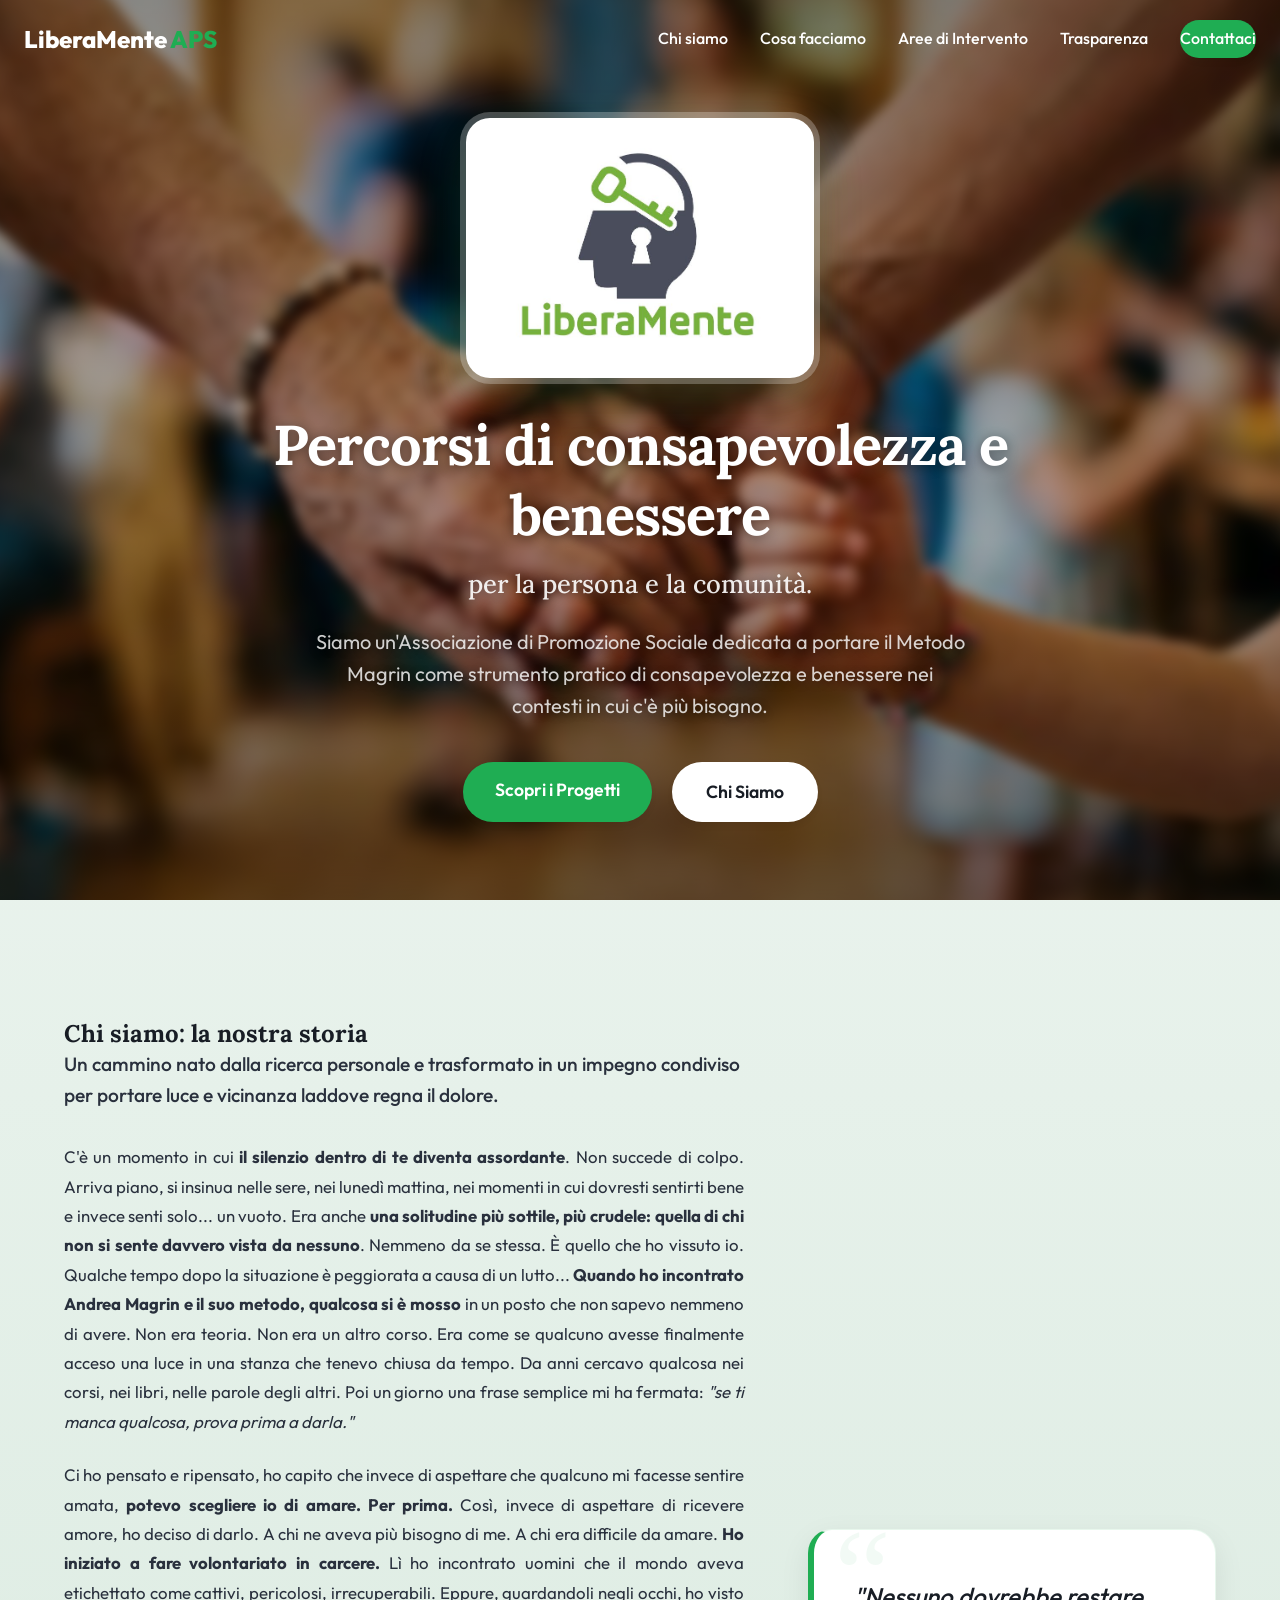
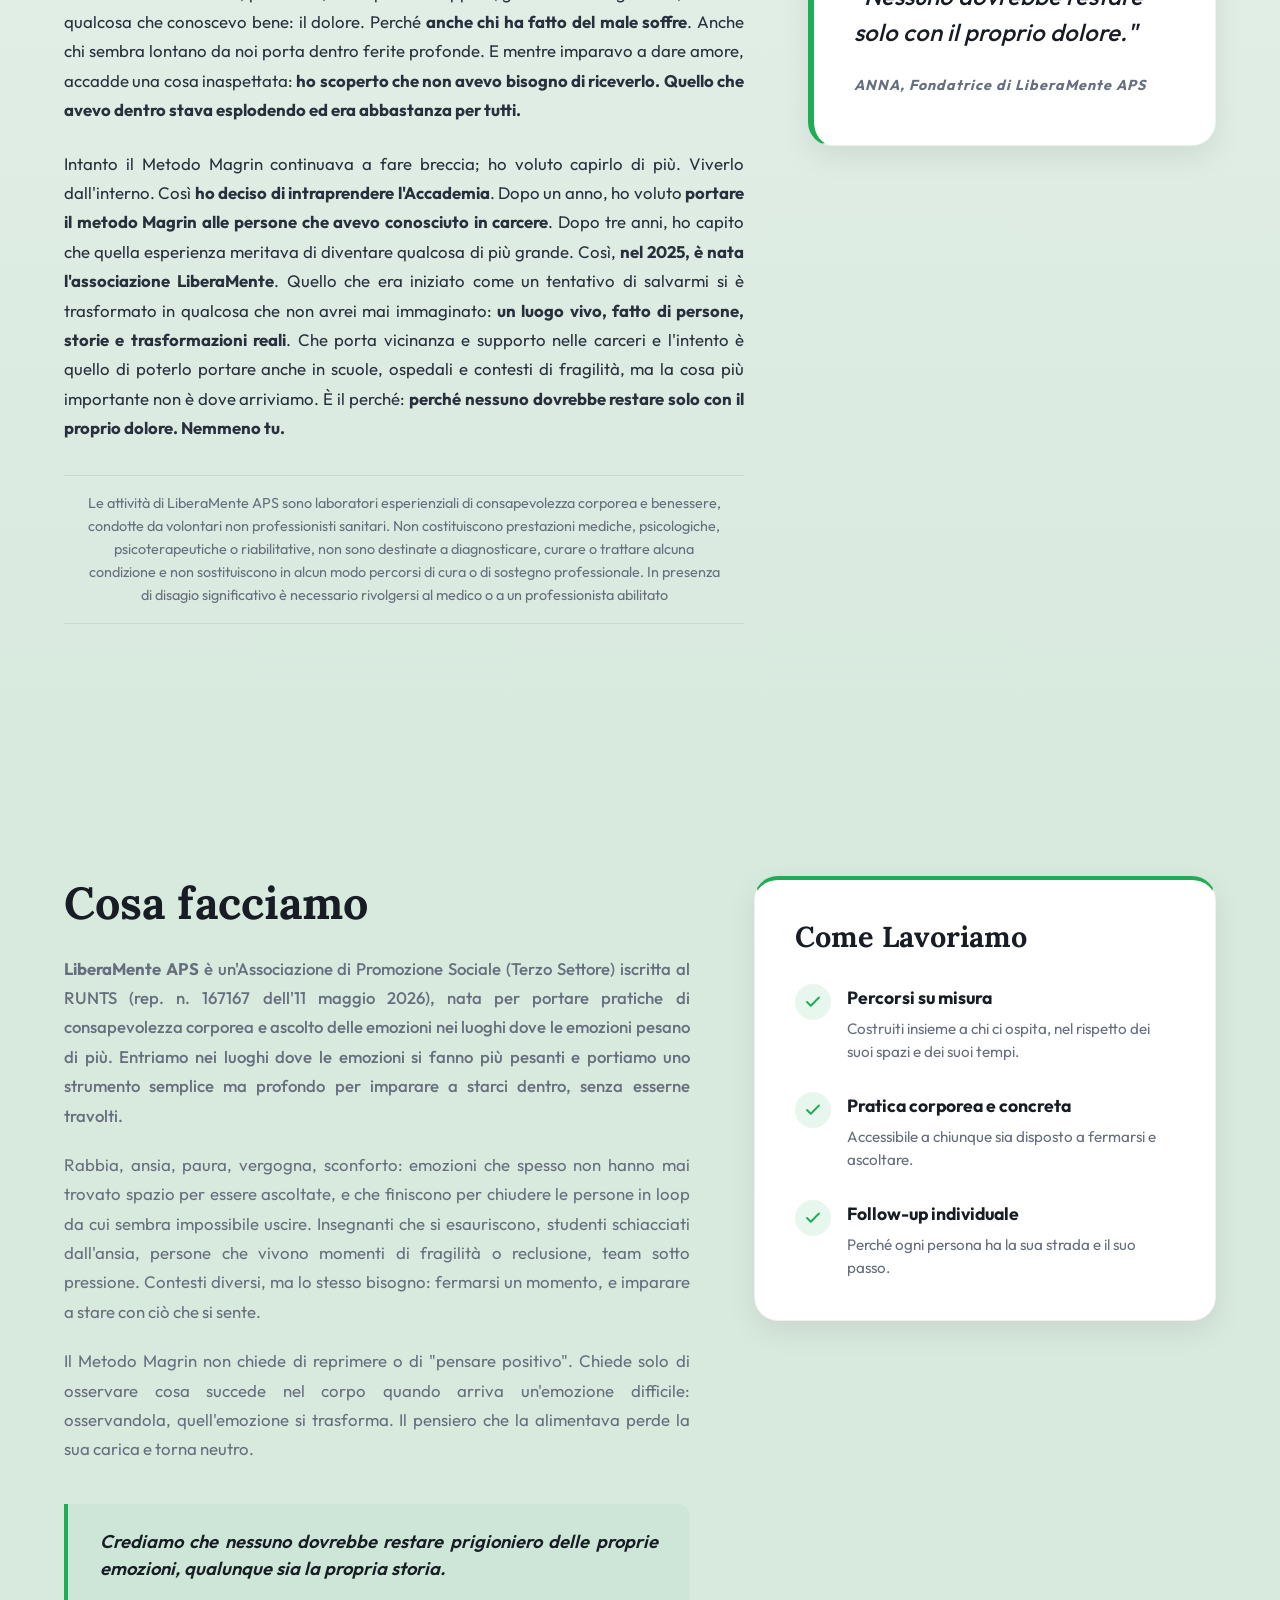
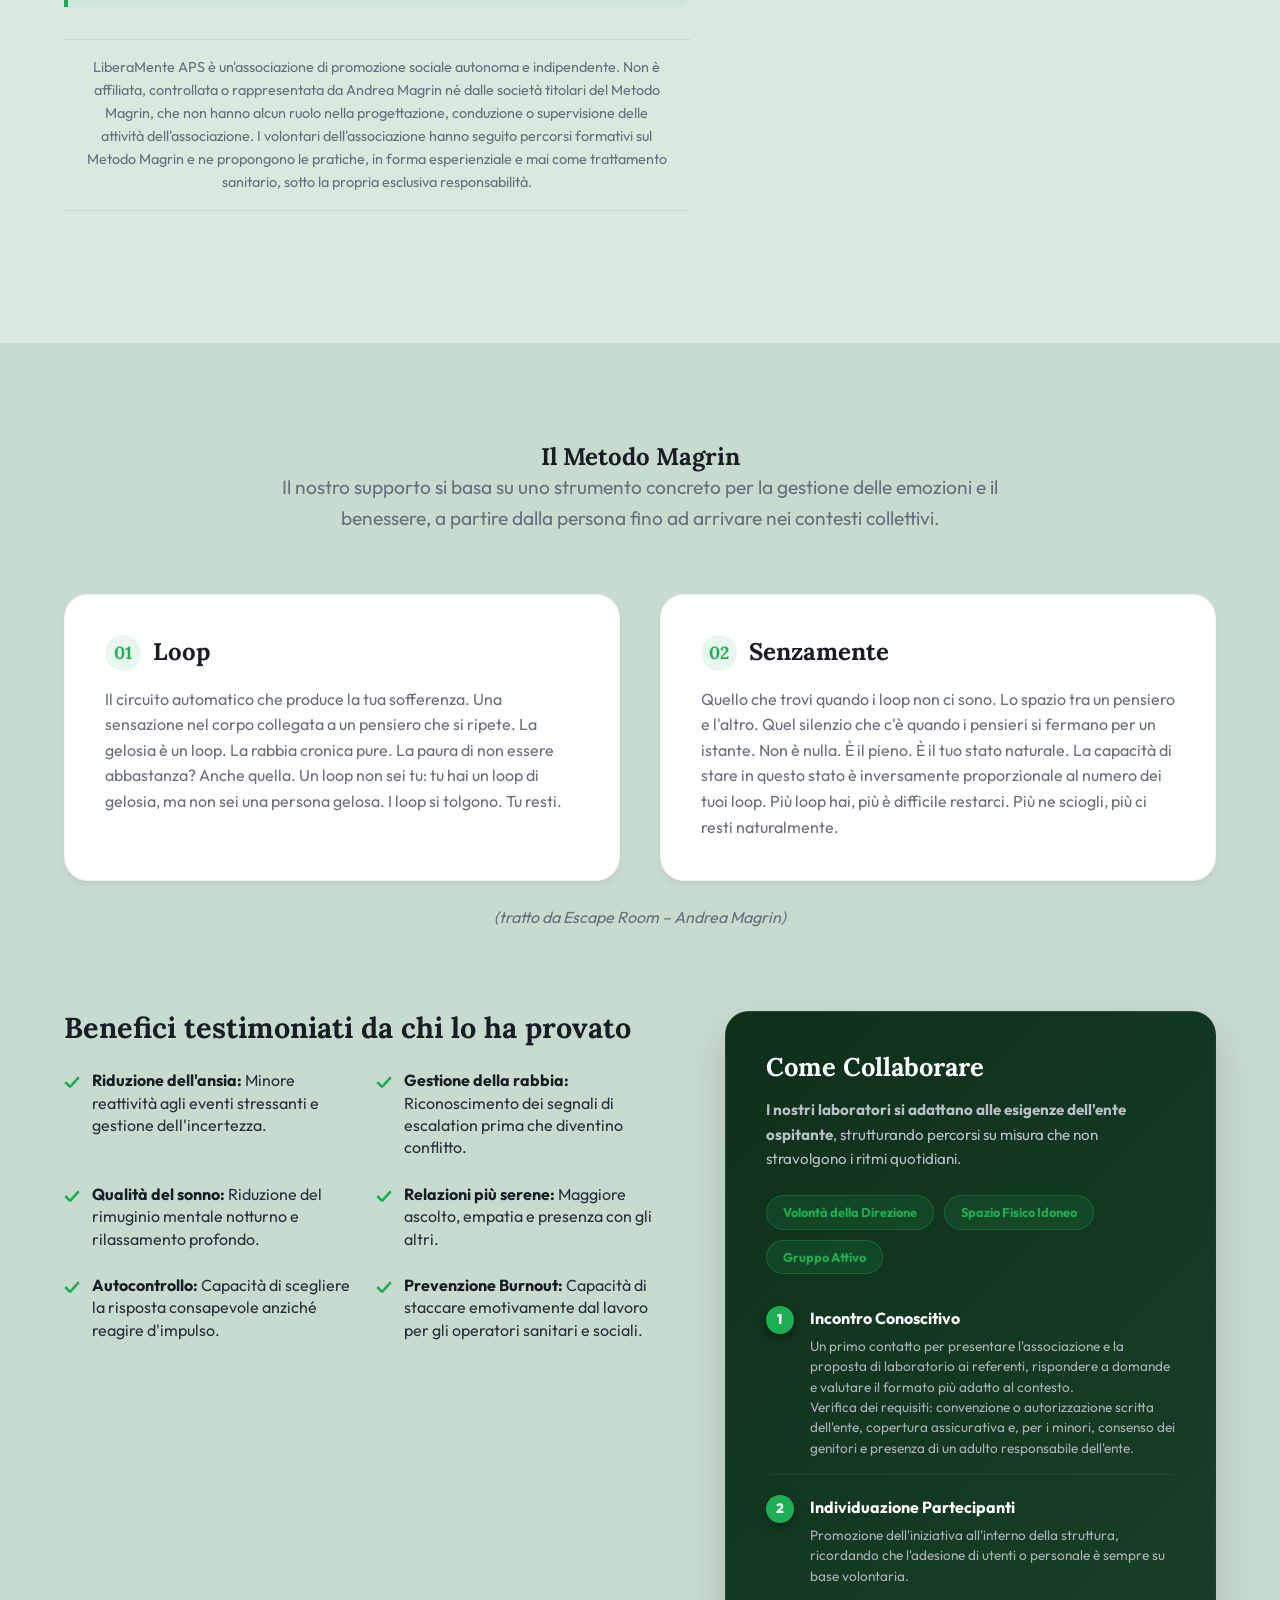
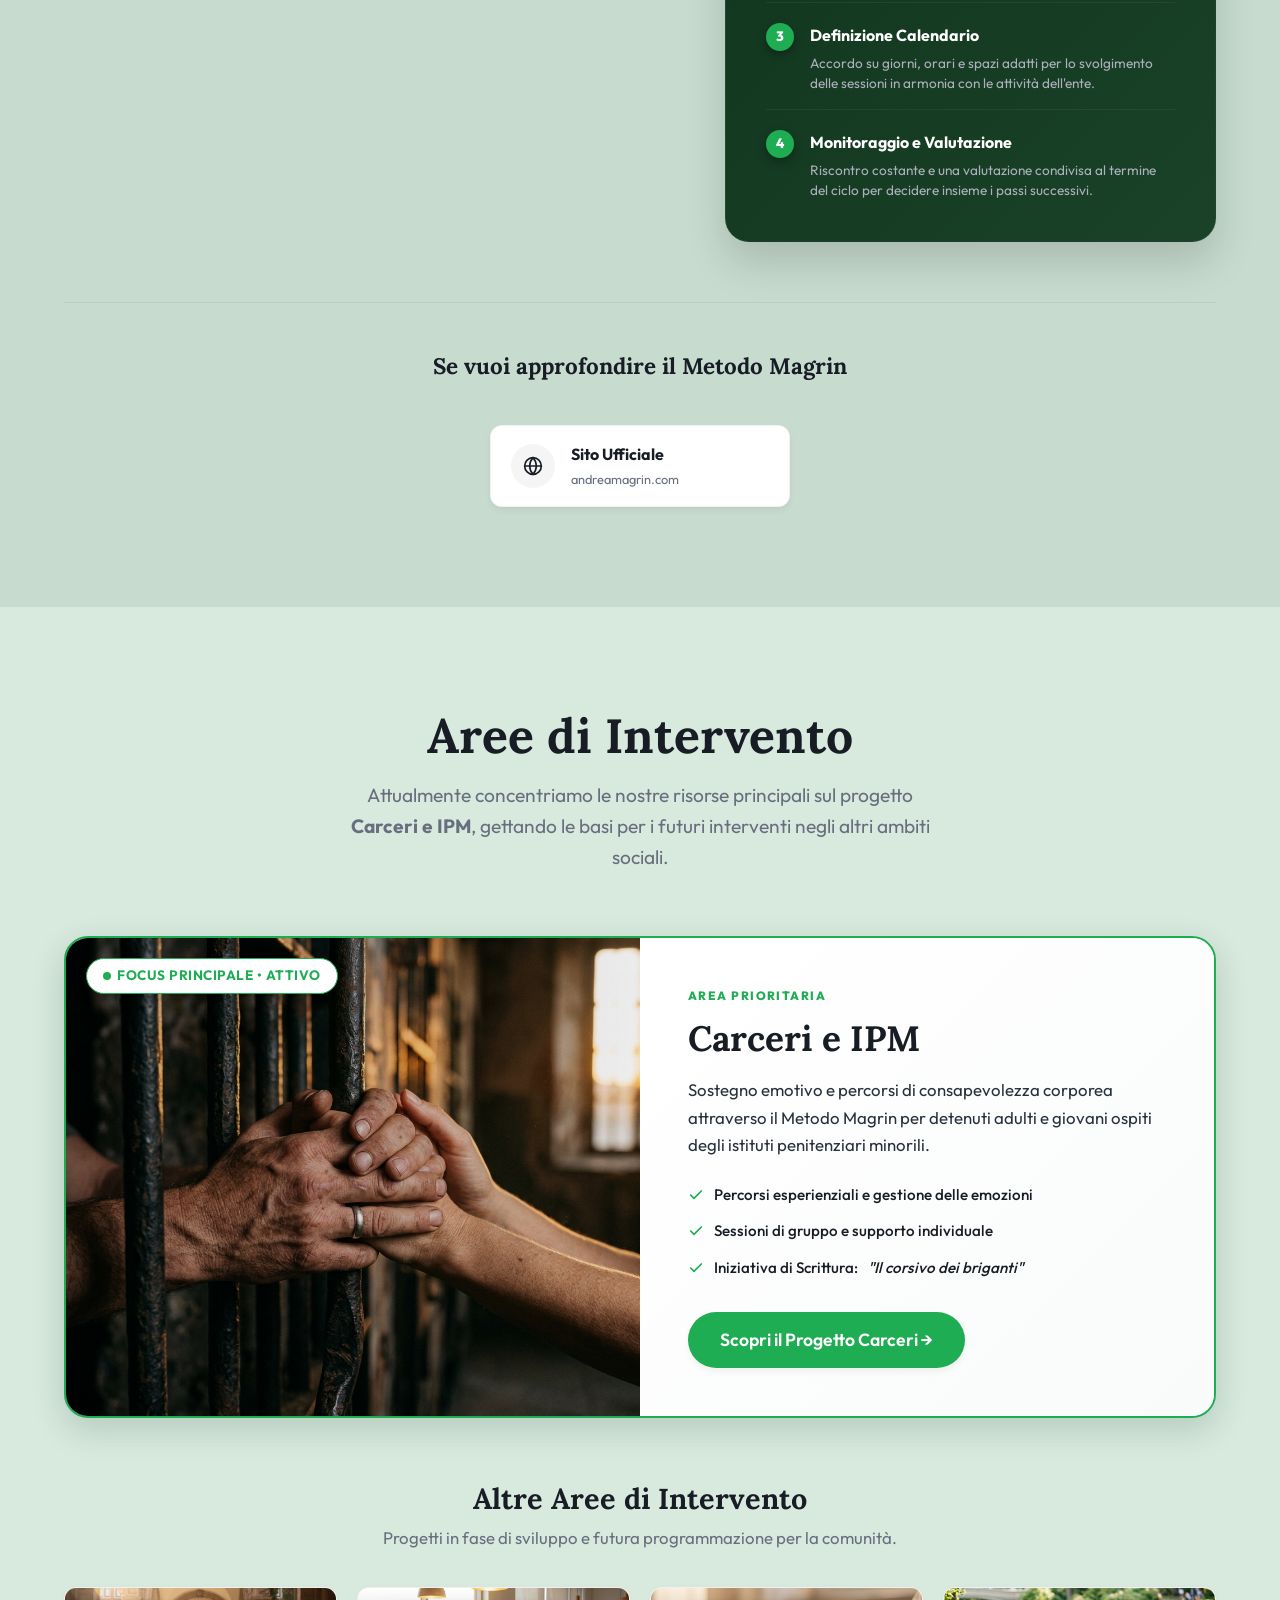
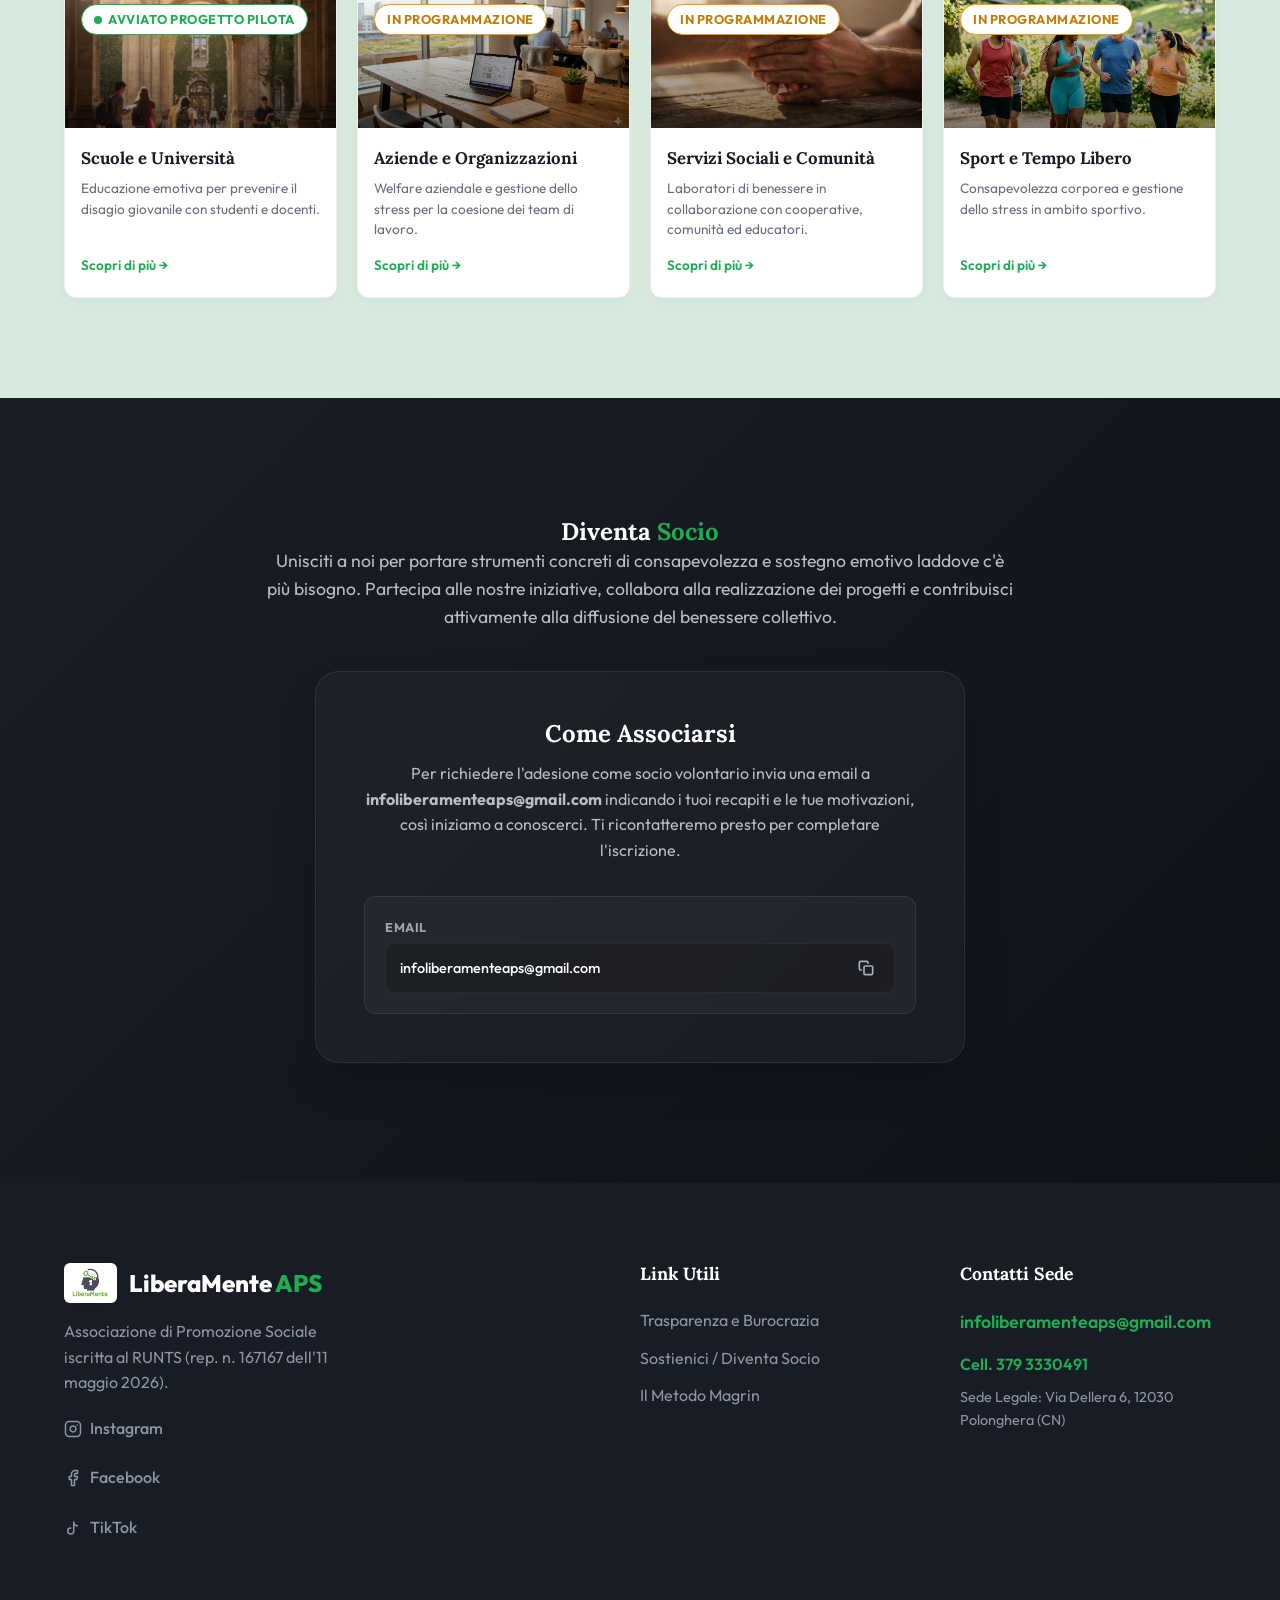
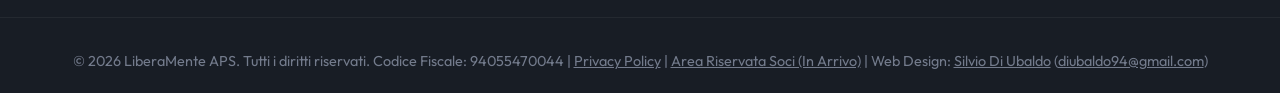
<file: index.html>
<!DOCTYPE html>
<html lang="it">

<head>
    <meta charset="UTF-8">
    <meta name="viewport" content="width=device-width, initial-scale=1.0">
    <title>LiberaMente APS - Promozione Sociale e Benessere</title>
    <meta name="description"
        content="Sito ufficiale di LiberaMente APS. Interventi nel sociale, scuole, carceri e aziende per promuovere il benessere psicofisico e l'inclusione.">
    <link rel="preconnect" href="https://fonts.googleapis.com">
    <link rel="preconnect" href="https://fonts.gstatic.com" crossorigin>
    <link href="https://fonts.googleapis.com/css2?family=Lora:ital,wght@0,400..700;1,400..700&family=Outfit:wght@300;400;500;600;700;800&display=swap" rel="stylesheet">
    <link rel="stylesheet" href="style.css?v=1.5.a999d058">
    <link rel="icon" type="image/jpeg" href="images/logo_aps.jpeg">
    <link rel="canonical" href="https://liberamenteaps.com/">

    <!-- Open Graph / Facebook -->
    <meta property="og:type" content="website">
    <meta property="og:url" content="https://liberamenteaps.com/">
    <meta property="og:title" content="LiberaMente APS - Promozione Sociale e Benessere">
    <meta property="og:description"
        content="Sito ufficiale di LiberaMente APS. Interventi nel sociale, scuole, carceri e aziende per promuovere il benessere psicofisico e l'inclusione.">
    <meta property="og:image" content="https://liberamenteaps.com/images/intro.jpg">

    <!-- Twitter -->
    <meta property="twitter:card" content="summary_large_image">
    <meta property="twitter:url" content="https://liberamenteaps.com/">
    <meta property="twitter:title" content="LiberaMente APS - Promozione Sociale e Benessere">
    <meta property="twitter:description"
        content="Sito ufficiale di LiberaMente APS. Interventi nel sociale, scuole, carceri e aziende per promuovere il benessere psicofisico e l'inclusione.">
    <meta property="twitter:image" content="https://liberamenteaps.com/images/intro.jpg">

    <!-- Structured Data JSON-LD -->
    <script type="application/ld+json">
    {
      "@context": "https://schema.org",
      "@type": "NGO",
      "name": "LiberaMente APS",
      "url": "https://liberamenteaps.com/",
      "logo": "https://liberamenteaps.com/images/logo_aps.jpeg",
      "description": "Siamo un'Associazione di Promozione Sociale dedicata a portare il Metodo Magrin come strumento pratico di consapevolezza e benessere nei contesti in cui c'è più bisogno.",
      "address": {
        "@type": "PostalAddress",
        "addressCountry": "IT"
      },
      "contactPoint": {
        "@type": "ContactPoint",
        "telephone": "+39-379-3330491",
        "contactType": "customer service",
        "email": "infoliberamenteaps@gmail.com"
      }
    }
    </script>
</head>

<body class="home-page">
    <header class="navbar" id="navbar">
    <a href="draft.html" class="logo">
        <span>LiberaMente <span class="accent">APS</span></span>
    </a>
    <button class="menu-toggle" id="menuToggle" aria-label="Apri menu">
        <span class="hamburger"></span>
    </button>
    <nav id="navMenu">
        <a href="#chi-siamo">Chi siamo</a>
        <a href="#cosa-facciamo">Cosa facciamo</a>
        <a href="#progetti">Aree di Intervento</a>
        <a href="trasparenza.html">Trasparenza</a>
        <a href="#contatti" class="btn-primary">Contattaci</a>
    </nav>
</header>

    <section class="hero">
        <div class="hero-bg-wrapper">
            <div class="hero-bg hero-bg-cover-clear" style="background-image: url('images/background-header-mani.jpeg');"></div>
            <div class="hero-overlay"></div>
        </div>
        <div class="container hero-container">
            <div class="hero-content reveal-up">
                <div class="hero-logo-wrapper">
                    <img src="images/logo_aps.jpeg" alt="Logo LiberaMente APS" class="hero-logo-img">
                </div>
                <h1>Percorsi di consapevolezza e benessere<br><span class="hero-subheading">per la persona e la comunità.</span></h1>
                <p>Siamo un'Associazione di Promozione Sociale dedicata a portare il Metodo Magrin come strumento
                    pratico di consapevolezza e benessere nei contesti in cui c'è più bisogno.</p>
                <div class="hero-actions">
                    <a href="#progetti" class="btn-primary large">Scopri i Progetti</a>
                    <a href="#chi-siamo" class="btn-secondary large">Chi Siamo</a>
                </div>
            </div>
        </div>
    </section>

    <!-- Chi Siamo: La Nostra Storia -->
    <section id="chi-siamo" class="section-light">
        <div class="container storia-container">
            <div class="storia-text reveal-up">
                <h2>Chi siamo: la nostra storia</h2>
                <p class="storia-intro-text">Un cammino nato dalla ricerca personale e trasformato in un impegno
                    condiviso per portare luce e vicinanza laddove regna il dolore.</p>

                <div class="storia-racconto">
                    <p>C'è un momento in cui <strong>il silenzio dentro di te diventa assordante</strong>. Non succede
                        di colpo. Arriva piano, si insinua nelle sere, nei lunedì mattina, nei momenti in cui dovresti
                        sentirti bene e invece senti solo... un vuoto. Era anche <strong>una solitudine più sottile, più
                            crudele: quella di chi non si sente davvero vista da nessuno</strong>. Nemmeno da se stessa.
                        È quello che ho vissuto io. Qualche tempo dopo la situazione è peggiorata a causa di un lutto...
                        <strong>Quando ho incontrato Andrea Magrin e il suo metodo, qualcosa si è mosso</strong> in un
                        posto che non sapevo nemmeno di avere. Non era teoria. Non era un altro corso. Era come se
                        qualcuno avesse finalmente acceso una luce in una stanza che tenevo chiusa da tempo. Da anni
                        cercavo qualcosa nei corsi, nei libri, nelle parole degli altri. Poi un giorno una frase
                        semplice mi ha fermata: <em>"se ti manca qualcosa, prova prima a darla."</em>
                    </p>

                    <p>Ci ho pensato e ripensato, ho capito che invece di aspettare che qualcuno mi facesse sentire amata,
                        <strong>potevo scegliere io di amare. Per prima.</strong> Così, invece di aspettare di ricevere
                        amore, ho deciso di darlo. A chi ne aveva più bisogno di me. A chi era difficile da amare.
                        <strong>Ho iniziato a fare volontariato in carcere.</strong> Lì ho incontrato uomini che il
                        mondo aveva etichettato come cattivi, pericolosi, irrecuperabili. Eppure, guardandoli negli
                        occhi, ho visto qualcosa che conoscevo bene: il dolore. Perché <strong>anche chi ha fatto del
                            male soffre</strong>. Anche chi sembra lontano da noi porta dentro ferite profonde. E mentre
                        imparavo a dare amore, accadde una cosa inaspettata: <strong>ho scoperto che non avevo bisogno
                            di riceverlo. Quello che avevo dentro stava esplodendo ed era abbastanza per tutti.</strong>
                    </p>

                    <p>Intanto il Metodo Magrin continuava a fare breccia; ho voluto capirlo di più. Viverlo
                        dall'interno. Così <strong>ho deciso di intraprendere l'Accademia</strong>. Dopo un anno, ho
                        voluto <strong>portare il metodo Magrin alle persone che avevo conosciuto in carcere</strong>.
                        Dopo tre anni, ho capito che quella esperienza meritava di diventare qualcosa di più grande.
                        Così, <strong>nel 2025, è nata l'associazione LiberaMente</strong>. Quello che era iniziato come
                        un tentativo di salvarmi si è trasformato in qualcosa che non avrei mai immaginato: <strong>un
                            luogo vivo, fatto di persone, storie e trasformazioni reali</strong>. Che porta vicinanza e supporto nelle
                        carceri e l'intento è quello di poterlo portare anche in scuole, ospedali e contesti di fragilità, ma la cosa più importante non è dove arriviamo. È il
                        perché: <strong>perché nessuno dovrebbe restare solo con il proprio dolore. Nemmeno tu.</strong>
                    </p>
                </div>

                <div class="legal-disclaimer">
                    <p>Le attività di LiberaMente APS sono laboratori esperienziali di consapevolezza corporea e benessere, condotte da volontari non professionisti sanitari. Non costituiscono prestazioni mediche, psicologiche, psicoterapeutiche o riabilitative, non sono destinate a diagnosticare, curare o trattare alcuna condizione e non sostituiscono in alcun modo percorsi di cura o di sostegno professionale. In presenza di disagio significativo è necessario rivolgersi al medico o a un professionista abilitato</p>
                </div>
            </div>

            <div class="storia-quote reveal-up">
                <div class="storia-quote-card">
                    <blockquote>"Nessuno dovrebbe restare solo con il proprio dolore."</blockquote>
                    <cite>ANNA, Fondatrice di LiberaMente APS</cite>
                </div>
            </div>
        </div>
    </section>

    <!-- Cosa Facciamo -->
    <section id="cosa-facciamo" class="section-light">
        <div class="container chi-siamo-container">
            <div class="chi-siamo-text reveal-up">
                <h2>Cosa facciamo</h2>
                <p class="chi-siamo-lead"><strong>LiberaMente APS</strong> è un'Associazione di Promozione Sociale
                    (Terzo Settore) iscritta al RUNTS (rep. n. 167167 dell'11 maggio 2026), nata per portare pratiche di
                    consapevolezza corporea e ascolto delle emozioni nei luoghi dove le emozioni pesano di più.
                    Entriamo nei luoghi dove le emozioni si fanno più pesanti e portiamo uno strumento semplice ma profondo per imparare a starci dentro,
                    senza esserne travolti.</p>
                <p>Rabbia, ansia, paura, vergogna, sconforto: emozioni che spesso non hanno mai trovato spazio per
                    essere ascoltate, e che finiscono per chiudere le persone in loop da cui sembra impossibile uscire.
                    Insegnanti che si esauriscono,
                    studenti schiacciati dall'ansia, persone che vivono momenti di fragilità o reclusione, team sotto
                    pressione. Contesti diversi, ma lo stesso bisogno: fermarsi un momento, e imparare a stare con ciò
                    che si sente.</p>
                <p>Il Metodo Magrin non chiede di reprimere o di "pensare positivo". Chiede solo di osservare cosa
                    succede nel corpo quando arriva un'emozione difficile: osservandola, quell'emozione si
                    trasforma. Il pensiero che la alimentava perde la sua carica e torna neutro.</p>

                <div class="chi-siamo-quote-box">
                    <p class="quote-text">Crediamo che nessuno dovrebbe restare prigioniero delle proprie emozioni,
                        qualunque sia la propria storia.</p>
                </div>

                <div class="legal-disclaimer">
                    <p>LiberaMente APS è un'associazione di promozione sociale autonoma e indipendente. Non è
                        affiliata, controllata o rappresentata da Andrea Magrin né dalle società titolari
                        del Metodo Magrin, che non hanno alcun ruolo nella progettazione, conduzione o supervisione
                        delle attività dell'associazione. I volontari dell'associazione hanno seguito percorsi
                        formativi sul Metodo Magrin e ne propongono le pratiche, in forma esperienziale e mai come
                        trattamento sanitario, sotto la propria esclusiva responsabilità.</p>
                </div>
            </div>

            <div class="chi-siamo-work-card reveal-up" style="transition-delay: 0.15s;">
                <div class="work-card-inner">
                    <h3>Come Lavoriamo</h3>
                    <div class="work-list">
                        <div class="work-item">
                            <span class="work-icon">
                                <svg viewBox="0 0 24 24" width="18" height="18" fill="none" stroke="currentColor"
                                    stroke-width="2.5" stroke-linecap="round" stroke-linejoin="round">
                                    <polyline points="20 6 9 17 4 12"></polyline>
                                </svg>
                            </span>
                            <div class="work-content">
                                <strong>Percorsi su misura</strong>
                                <p>Costruiti insieme a chi ci ospita, nel rispetto dei suoi spazi e dei suoi tempi.</p>
                            </div>
                        </div>
                        <div class="work-item">
                            <span class="work-icon">
                                <svg viewBox="0 0 24 24" width="18" height="18" fill="none" stroke="currentColor"
                                    stroke-width="2.5" stroke-linecap="round" stroke-linejoin="round">
                                    <polyline points="20 6 9 17 4 12"></polyline>
                                </svg>
                            </span>
                            <div class="work-content">
                                <strong>Pratica corporea e concreta</strong>
                                <p>Accessibile a chiunque sia disposto a fermarsi e ascoltare.</p>
                            </div>
                        </div>
                        <div class="work-item">
                            <span class="work-icon">
                                <svg viewBox="0 0 24 24" width="18" height="18" fill="none" stroke="currentColor"
                                    stroke-width="2.5" stroke-linecap="round" stroke-linejoin="round">
                                    <polyline points="20 6 9 17 4 12"></polyline>
                                </svg>
                            </span>
                            <div class="work-content">
                                <strong>Follow-up individuale</strong>
                                <p>Perché ogni persona ha la sua strada e il suo passo.</p>
                            </div>
                        </div>
                    </div>
                </div>
            </div>
        </div>
    </section>

    <!-- Sezione Metodo Magrin Espansa -->
    <section id="metodo" class="section-gray">
        <div class="container">
            <div class="metodo-intro reveal-up">
                <h2>Il Metodo Magrin</h2>
                <p>Il nostro supporto si basa su uno strumento concreto per la gestione delle emozioni e il benessere, a partire dalla persona fino ad arrivare nei contesti collettivi.</p>
            </div>

            <div class="metodo-tools reveal-up">
                <div class="tool-card">
                    <h4><span>01</span> Loop</h4>
                    <p>Il circuito automatico che produce la tua sofferenza. Una sensazione nel corpo collegata a un
                        pensiero che si ripete. La gelosia è un loop. La rabbia cronica pure. La paura di non essere
                        abbastanza? Anche quella. Un loop non sei tu: tu hai un loop di gelosia, ma non sei una persona
                        gelosa. I loop si tolgono. Tu resti.</p>
                </div>
                <div class="tool-card">
                    <h4><span>02</span> Senzamente</h4>
                    <p>Quello che trovi quando i loop non ci sono. Lo spazio tra un pensiero e l'altro. Quel silenzio
                        che c'è quando i pensieri si fermano per un istante. Non è nulla. È il pieno. È il tuo stato
                        naturale. La capacità di stare in questo stato è inversamente proporzionale al numero dei tuoi
                        loop. Più loop hai, più è difficile restarci. Più ne sciogli, più ci resti naturalmente.</p>
                </div>
            </div>
            <p class="metodo-source">(tratto da <em>Escape Room</em> – Andrea Magrin)</p>

            <div class="metodo-extra reveal-up">
                <div>
                    <h4>Benefici testimoniati da chi lo ha provato</h4>
                    <ul class="benefici-list">
                        <li><span><strong>Riduzione dell'ansia:</strong> Minore reattività agli eventi stressanti e
                                gestione dell'incertezza.</span></li>
                        <li><span><strong>Gestione della rabbia:</strong> Riconoscimento dei segnali di escalation prima
                                che diventino conflitto.</span></li>
                        <li><span><strong>Qualità del sonno:</strong> Riduzione del rimuginio mentale notturno e
                                rilassamento profondo.</span></li>
                        <li><span><strong>Relazioni più serene:</strong> Maggiore ascolto, empatia e presenza con gli
                                altri.</span></li>
                        <li><span><strong>Autocontrollo:</strong> Capacità di scegliere la risposta consapevole anziché
                                reagire d'impulso.</span></li>
                        <li><span><strong>Prevenzione Burnout:</strong> Capacità di staccare emotivamente dal lavoro per
                                gli operatori sanitari e sociali.</span></li>
                    </ul>
                </div>
                <div class="collaborazione-card shadow-glow">
                    <h4>Come Collaborare</h4>
                    <p class="intro-p"><strong>I nostri laboratori si adattano alle esigenze dell'ente ospitante</strong>, strutturando
                        percorsi su misura che non stravolgono i ritmi quotidiani.</p>

                    <div class="requisiti-badge-container">
                        <span class="requisito-badge">Volontà della Direzione</span>
                        <span class="requisito-badge">Spazio Fisico Idoneo</span>
                        <span class="requisito-badge">Gruppo Attivo</span>
                    </div>

                    <div class="collaborazione-steps">
                        <div class="collab-step">
                            <span class="step-num">1</span>
                            <div class="step-text">
                                <strong>Incontro Conoscitivo</strong>
                                <p>Un primo contatto per presentare l'associazione e la proposta di laboratorio ai
                                    referenti, rispondere a domande e valutare il formato più adatto al contesto.</p>
                                <p>Verifica dei requisiti: convenzione o autorizzazione scritta dell'ente, copertura
                                    assicurativa e, per i minori, consenso dei genitori e presenza di un adulto
                                    responsabile dell'ente.</p>
                            </div>
                        </div>
                        <div class="collab-step">
                            <span class="step-num">2</span>
                            <div class="step-text">
                                <strong>Individuazione Partecipanti</strong>
                                <p>Promozione dell'iniziativa all'interno della struttura, ricordando che l'adesione di
                                    utenti o personale è sempre su base volontaria.</p>
                            </div>
                        </div>
                        <div class="collab-step">
                            <span class="step-num">3</span>
                            <div class="step-text">
                                <strong>Definizione Calendario</strong>
                                <p>Accordo su giorni, orari e spazi adatti per lo svolgimento delle sessioni in armonia
                                    con le attività dell'ente.</p>
                            </div>
                        </div>
                        <div class="collab-step">
                            <span class="step-num">4</span>
                            <div class="step-text">
                                <strong>Monitoraggio e Valutazione</strong>
                                <p>Riscontro costante e una valutazione condivisa al termine del ciclo per decidere
                                    insieme i passi successivi.</p>
                            </div>
                        </div>
                    </div>
                </div>
            </div>

            <!-- Link Ufficiali Andrea Magrin -->
            <div class="magrin-links-container reveal-up"
                style="margin-top: 60px; text-align: center; border-top: 1px solid rgba(0,0,0,0.06); padding-top: 50px;">
                <h4 style="margin-bottom: 24px; font-size: 1.4rem; color: var(--bg-dark);">Se vuoi approfondire il
                    Metodo Magrin</h4>
                <div class="magrin-social-grid">
                    <!-- 1. Sito Ufficiale -->
                    <a href="https://andreamagrin.com/" target="_blank" rel="noopener" class="social-card web">
                        <div class="social-icon">
                            <svg viewBox="0 0 24 24" width="20" height="20" fill="none" stroke="currentColor"
                                stroke-width="2" stroke-linecap="round" stroke-linejoin="round">
                                <circle cx="12" cy="12" r="10"></circle>
                                <line x1="2" y1="12" x2="22" y2="12"></line>
                                <path
                                    d="M12 2a15.3 15.3 0 0 1 4 10 15.3 15.3 0 0 1-4 10 15.3 15.3 0 0 1-4-10 15.3 15.3 0 0 1 4-10z">
                                </path>
                            </svg>
                        </div>
                        <div class="social-info">
                            <h5>Sito Ufficiale</h5>
                            <p>andreamagrin.com</p>
                        </div>
                    </a>
                </div>
            </div>
        </div>
    </section>

    <!-- Aree di Intervento -->
    <section id="progetti" class="section-light">
        <div class="container text-center reveal-up">
            <h2>Aree di Intervento</h2>
            <p class="subtitle">Attualmente concentriamo le nostre risorse principali sul progetto <strong>Carceri e IPM</strong>, gettando le basi per i futuri interventi negli altri ambiti sociali.</p>
        </div>

        <div class="container">
            <!-- Featured Primary Focus Card: Carceri -->
            <div class="featured-project-card reveal-up">
                <div class="featured-card-img" style="background-image: url('images/carcere_old.png');">
                    <span class="status-badge active card-badge featured-badge">
                        <span class="pulse-dot"></span> Focus Principale &bull; Attivo
                    </span>
                </div>
                <div class="featured-card-content">
                    <span class="featured-tag">AREA PRIORITARIA</span>
                    <h3>Carceri e IPM</h3>
                    <p class="featured-description">
                        Sostegno emotivo e percorsi di consapevolezza corporea attraverso il Metodo Magrin per detenuti adulti e giovani ospiti degli istituti penitenziari minorili.
                    </p>
                    <ul class="featured-highlights">
                        <li>
                            <svg viewBox="0 0 24 24" width="16" height="16" fill="none" stroke="currentColor" stroke-width="2.5" stroke-linecap="round" stroke-linejoin="round"><polyline points="20 6 9 17 4 12"></polyline></svg>
                            Percorsi esperienziali e gestione delle emozioni
                        </li>
                        <li>
                            <svg viewBox="0 0 24 24" width="16" height="16" fill="none" stroke="currentColor" stroke-width="2.5" stroke-linecap="round" stroke-linejoin="round"><polyline points="20 6 9 17 4 12"></polyline></svg>
                            Sessioni di gruppo e supporto individuale
                        </li>
                        <li>
                            <svg viewBox="0 0 24 24" width="16" height="16" fill="none" stroke="currentColor" stroke-width="2.5" stroke-linecap="round" stroke-linejoin="round"><polyline points="20 6 9 17 4 12"></polyline></svg>
                            Iniziativa di Scrittura: <em>"Il corsivo dei briganti"</em>
                        </li>
                    </ul>
                    <div class="featured-actions">
                        <a href="progetti/carceri.html" class="btn-primary large">Scopri il Progetto Carceri &rarr;</a>
                    </div>
                </div>
            </div>

            <!-- Secondary Areas Header -->
            <div class="secondary-projects-header text-center reveal-up">
                <h3>Altre Aree di Intervento</h3>
                <p class="secondary-subtitle">Progetti in fase di sviluppo e futura programmazione per la comunità.</p>
            </div>

            <!-- Secondary Projects Grid (Compact Cards) -->
            <div class="secondary-projects-grid reveal-up">

                <!-- 1. Scuole -->
                <div class="card card-compact">
                    <div class="card-img compact-img" style="background-image: url('images/scuole.jpg');">
                        <span class="status-badge active card-badge"><span class="pulse-dot"></span>Avviato Progetto Pilota</span>
                    </div>
                    <div class="card-content compact-content">
                        <h4>Scuole e Università</h4>
                        <p>Educazione emotiva per prevenire il disagio giovanile con studenti e docenti.</p>
                        <a href="progetti/scuole.html" class="btn-link">Scopri di più &rarr;</a>
                    </div>
                </div>


                <!-- 2. Aziende -->
                <div class="card card-compact">
                    <div class="card-img compact-img" style="background-image: url('images/aziende.jpg');">
                        <span class="status-badge planning card-badge">In Programmazione</span>
                    </div>
                    <div class="card-content compact-content">
                        <h4>Aziende e Organizzazioni</h4>
                        <p>Welfare aziendale e gestione dello stress per la coesione dei team di lavoro.</p>
                        <a href="progetti/aziende.html" class="btn-link">Scopri di più &rarr;</a>
                    </div>
                </div>

                <!-- 3. Sociale -->
                <div class="card card-compact">
                    <div class="card-img compact-img" style="background-image: url('images/sociale.jpg');">
                        <span class="status-badge planning card-badge">In Programmazione</span>
                    </div>
                    <div class="card-content compact-content">
                        <h4>Servizi Sociali e Comunità</h4>
                        <p>Laboratori di benessere in collaborazione con cooperative, comunità ed educatori.</p>
                        <a href="progetti/sociale.html" class="btn-link">Scopri di più &rarr;</a>
                    </div>
                </div>

                <!-- 4. Sport e Tempo Libero -->
                <div class="card card-compact">
                    <div class="card-img compact-img" style="background-image: url('images/sport.png');">
                        <span class="status-badge planning card-badge">In Programmazione</span>
                    </div>
                    <div class="card-content compact-content">
                        <h4>Sport e Tempo Libero</h4>
                        <p>Consapevolezza corporea e gestione dello stress in ambito sportivo.</p>
                        <a href="progetti/sport.html" class="btn-link">Scopri di più &rarr;</a>
                    </div>
                </div>

            </div>
        </div>
    </section>

    <!-- Diventa Socio -->
    <section id="sostienici" class="diventa-socio">
        <div class="container reveal-up" style="max-width: 800px; text-align: center;">
            <h2>Diventa <span>Socio</span></h2>
            <p style="margin-bottom: 40px; color: hsl(220, 10%, 75%); font-size: 1.1rem; line-height: 1.6;">Unisciti a
                noi per portare strumenti concreti di consapevolezza e sostegno emotivo laddove c'è più bisogno.
                Partecipa alle nostre iniziative, collabora alla realizzazione dei progetti e contribuisci attivamente
                alla diffusione del benessere collettivo.</p>

            <div class="diventa-socio-card">
                <h4>Come Associarsi</h4>
                <p>Per richiedere l'adesione come socio volontario invia una email a
                    <strong>infoliberamenteaps@gmail.com</strong> indicando i tuoi recapiti e le tue motivazioni, così
                    iniziamo a conoscerci. Ti ricontatteremo presto per completare l'iscrizione.
                </p>
                <div class="contact-info-block">
                    <div class="info-field">
                        <span class="info-field-label">Email</span>
                        <div class="info-field-value-wrapper">
                            <span class="info-field-value">infoliberamenteaps@gmail.com</span>
                            <button class="btn-copy" onclick="copyToClipboard('infoliberamenteaps@gmail.com', this)"
                                title="Copia email">
                                <svg viewBox="0 0 24 24" width="16" height="16" fill="none" stroke="currentColor"
                                    stroke-width="2.5" stroke-linecap="round" stroke-linejoin="round">
                                    <rect x="9" y="9" width="13" height="13" rx="2" ry="2"></rect>
                                    <path d="M5 15H4a2 2 0 0 1-2-2V4a2 2 0 0 1 2-2h9a2 2 0 0 1 2 2v1"></path>
                                </svg>
                            </button>
                        </div>
                    </div>
                </div>
            </div>
        </div>
    </section>

    <!-- Footer -->
    <footer id="contatti">
    <div class="container footer-content">
        <div class="footer-col">
            <div class="logo">
                <img src="images/logo_aps.jpeg" alt="Logo LiberaMente APS" class="logo-img">
                <span>LiberaMente <span class="accent">APS</span></span>
            </div>
            <p class="footer-desc">Associazione di Promozione Sociale iscritta al RUNTS (rep. n. 167167 dell'11 maggio 2026).</p>
            <div class="footer-social-links">
                <a href="https://www.instagram.com/ass.liberamenteaps/" target="_blank" rel="noopener" class="footer-social-link instagram" aria-label="Seguici su Instagram">
                    <svg viewBox="0 0 24 24" width="18" height="18" fill="none" stroke="currentColor" stroke-width="2" stroke-linecap="round" stroke-linejoin="round">
                        <rect x="2" y="2" width="20" height="20" rx="5" ry="5"></rect>
                        <path d="M16 11.37A4 4 0 1 1 12.63 8 4 4 0 0 1 16 11.37z"></path>
                        <line x1="17.5" y1="6.5" x2="17.51" y2="6.5"></line>
                    </svg>
                    <span>Instagram</span>
                </a>
                <a href="https://www.facebook.com/share/1Efa2sazz6/" target="_blank" rel="noopener" class="footer-social-link facebook" aria-label="Seguici su Facebook">
                    <svg viewBox="0 0 24 24" width="18" height="18" fill="none" stroke="currentColor" stroke-width="2" stroke-linecap="round" stroke-linejoin="round">
                        <path d="M18 2h-3a5 5 0 0 0-5 5v3H7v4h3v8h4v-8h3l1-4h-4V7a1 1 0 0 1 1-1h3z"></path>
                    </svg>
                    <span>Facebook</span>
                </a>
                <a href="https://www.tiktok.com/@ass.liberamenteaps" target="_blank" rel="noopener" class="footer-social-link tiktok" aria-label="Seguici su TikTok">
                    <svg viewBox="0 0 24 24" width="18" height="18" fill="none" stroke="currentColor" stroke-width="2" stroke-linecap="round" stroke-linejoin="round">
                        <path d="M9 12a4 4 0 1 0 4 4V4a5 5 0 0 0 5 5"></path>
                    </svg>
                    <span>TikTok</span>
                </a>
            </div>
        </div>
        <div class="footer-col">
            <h4>Link Utili</h4>
            <a href="trasparenza.html">Trasparenza e Burocrazia</a>
            <a href="draft.html#sostienici">Sostienici / Diventa Socio</a>
            <a href="https://andreamagrin.com" target="_blank" rel="noopener">Il Metodo Magrin</a>
        </div>
        <div class="footer-col">
            <h4>Contatti Sede</h4>
            <a href="mailto:infoliberamenteaps@gmail.com" class="contact-link">infoliberamenteaps@gmail.com</a>
            <p class="contact-phone" style="margin-bottom: 8px; color: var(--primary-color); font-weight: 600;">Cell. 379 3330491</p>
            <p class="address">Sede Legale: Via Dellera 6, 12030 Polonghera (CN)</p>
        </div>
    </div>
    <div class="footer-bottom">
        <p>&copy; 2026 LiberaMente APS. Tutti i diritti riservati. Codice Fiscale: 94055470044 | <a href="privacy.html" style="color: inherit; text-decoration: underline;">Privacy Policy</a> | <a href="#" style="color: inherit; text-decoration: underline;">Area Riservata Soci (In Arrivo)</a> | Web Design: <a href="https://www.linkedin.com/in/silvio-diubaldo/" target="_blank" rel="noopener" style="color: inherit; text-decoration: underline;">Silvio Di Ubaldo</a> (<a href="mailto:diubaldo94@gmail.com" style="color: inherit; text-decoration: underline;">diubaldo94@gmail.com</a>)</p>
    </div>
</footer>

    <script src="script.js"></script>
</body>

</html>
</file>
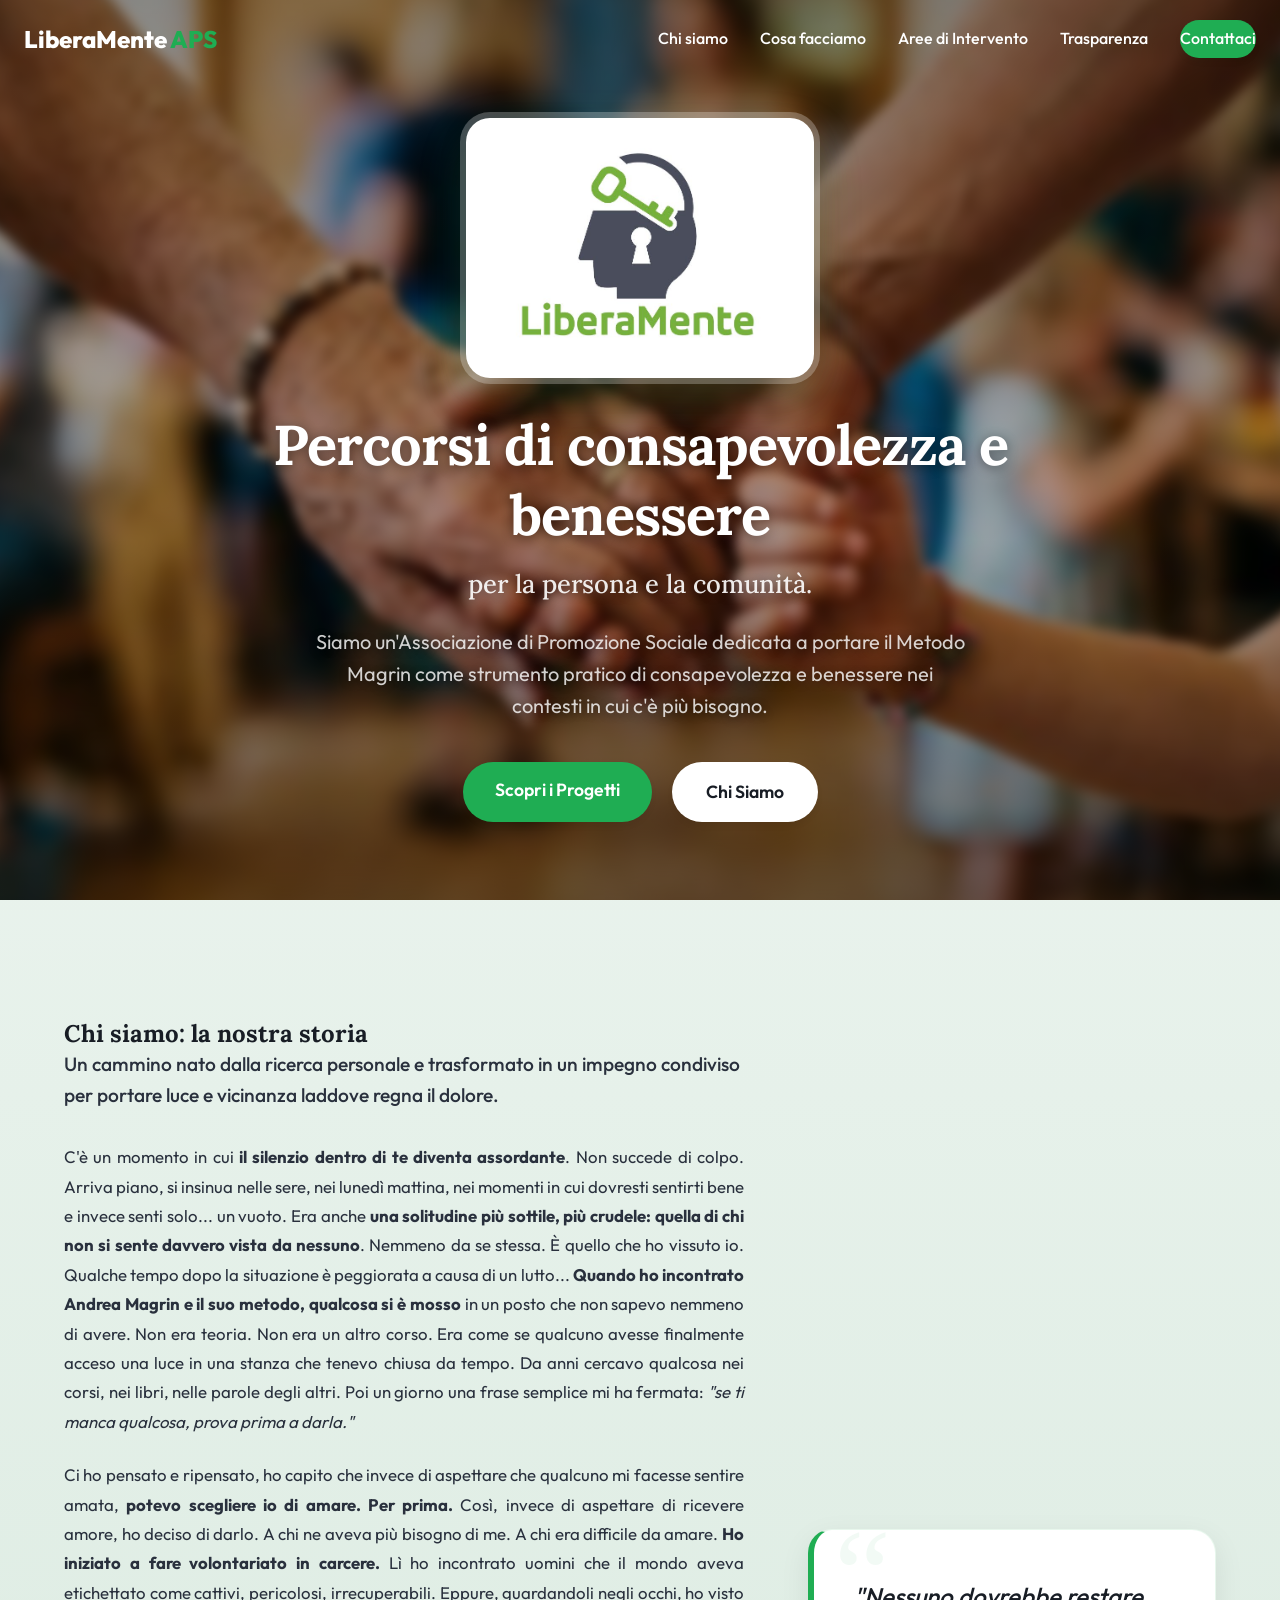
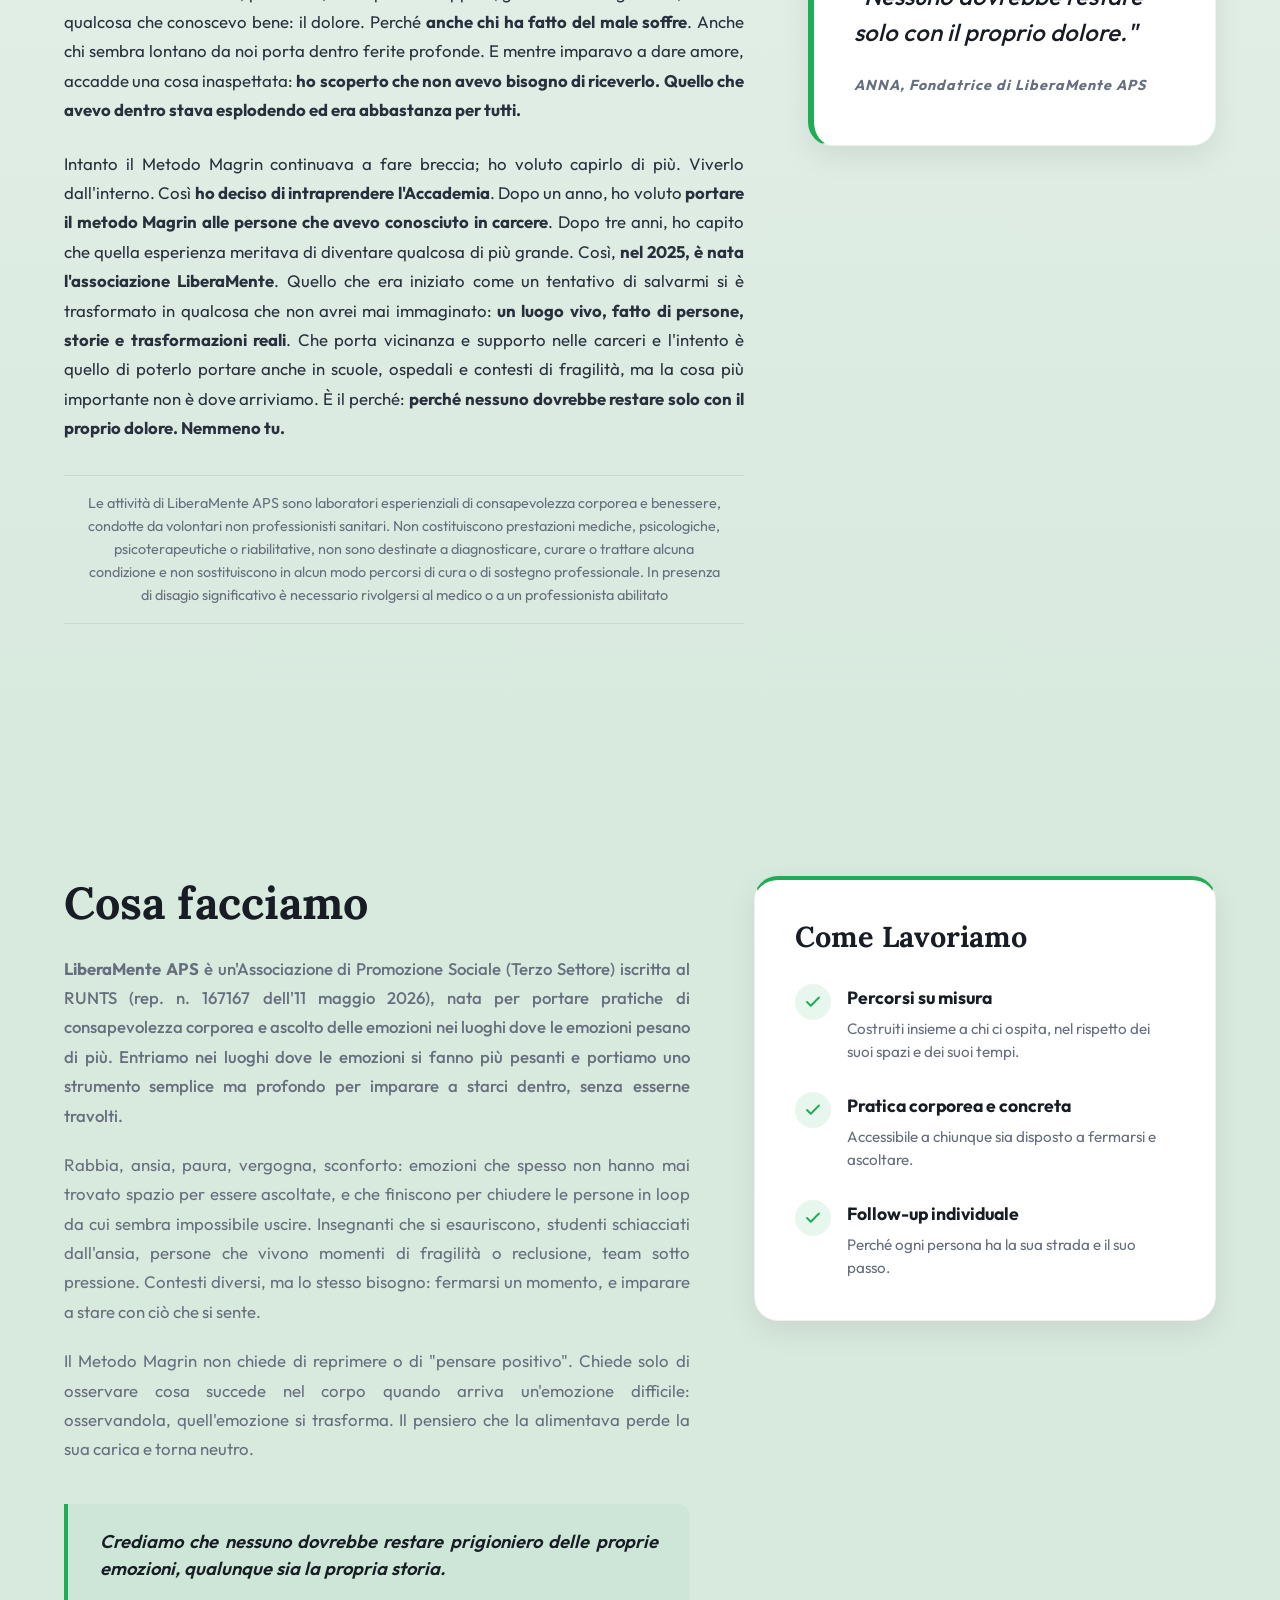
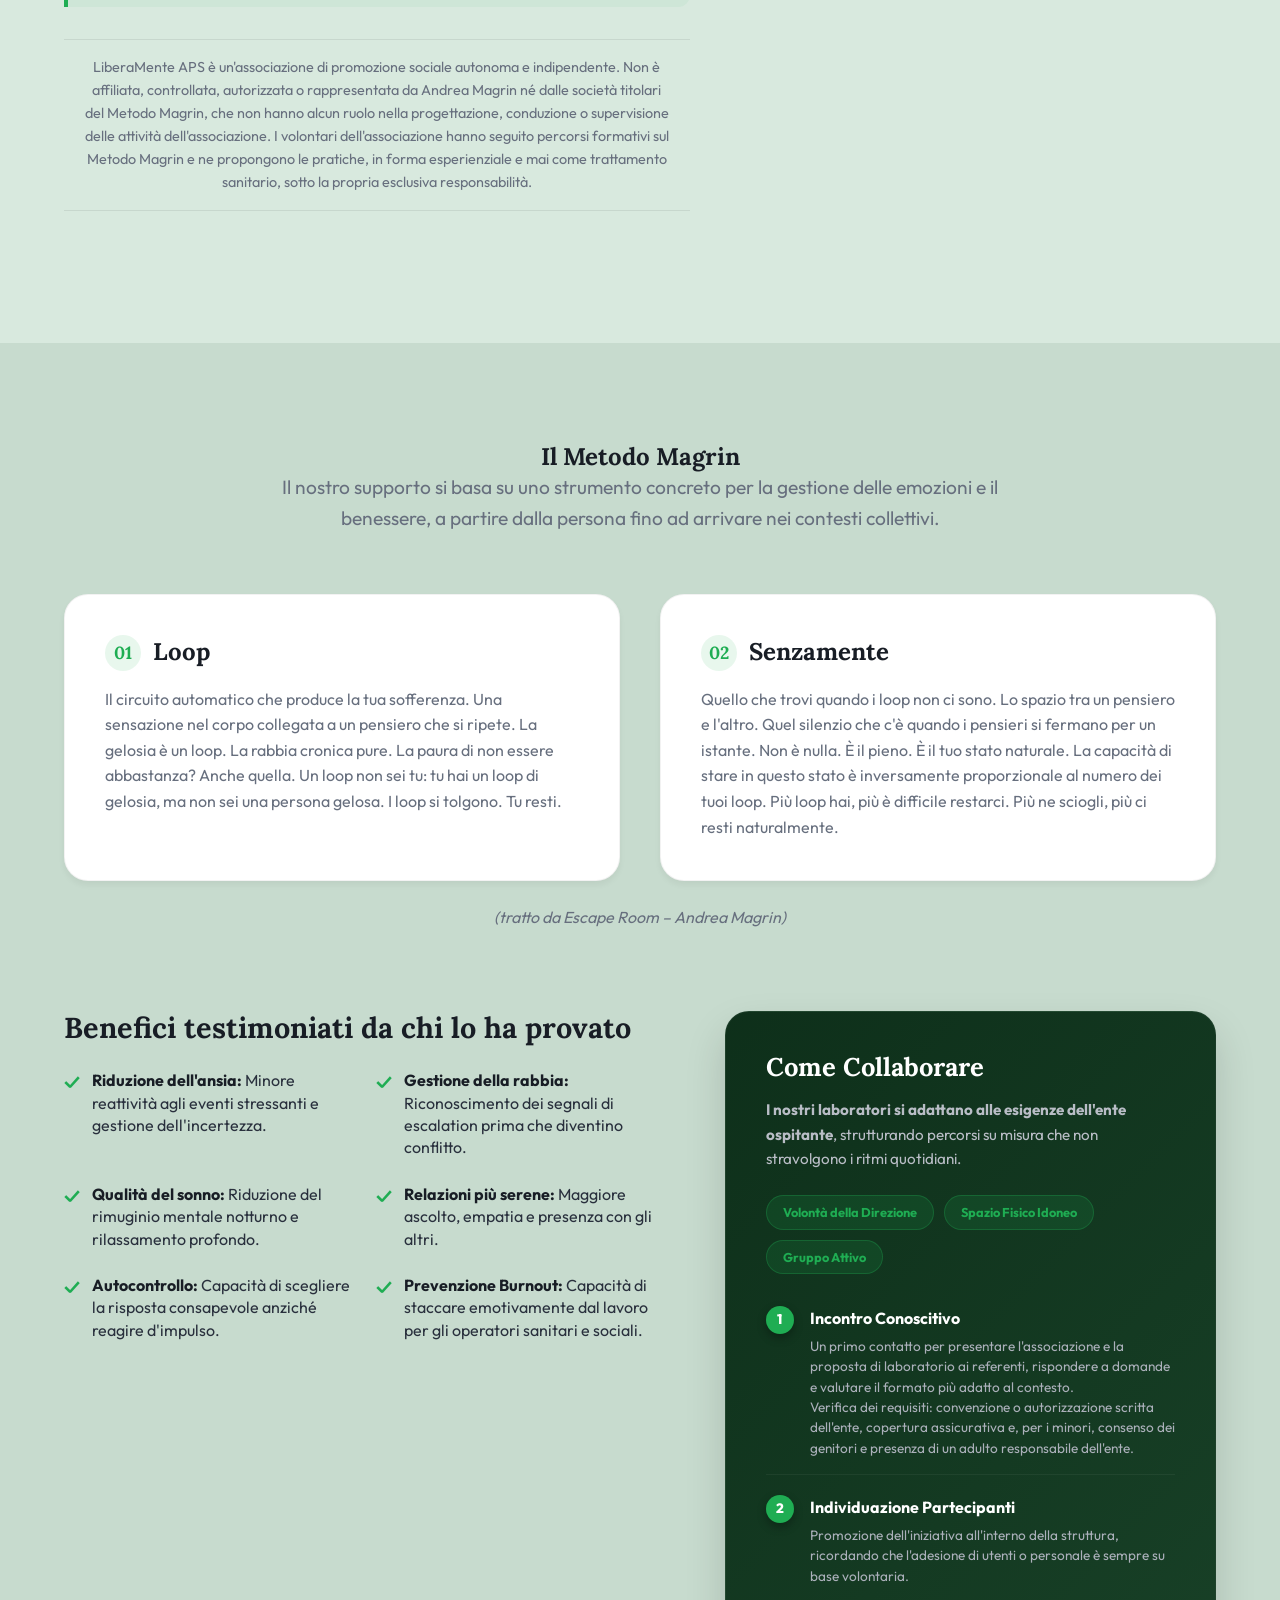
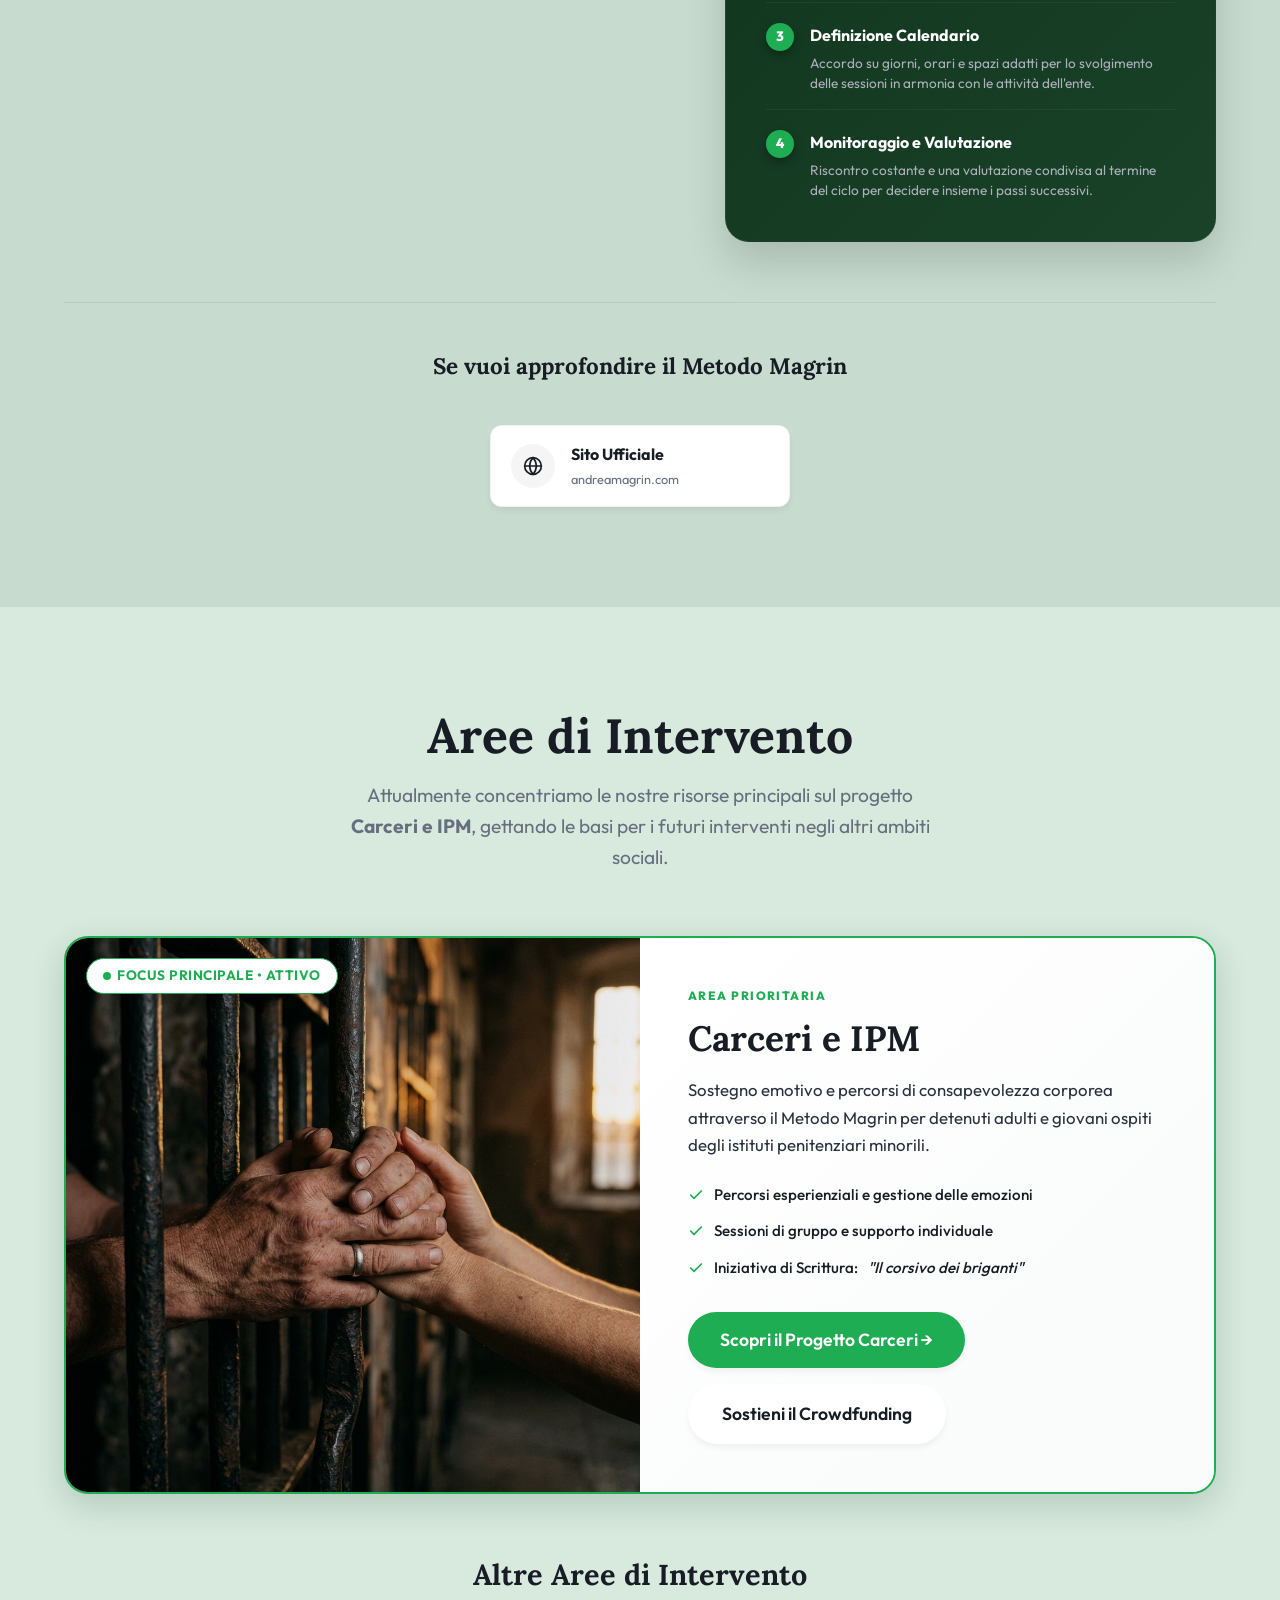
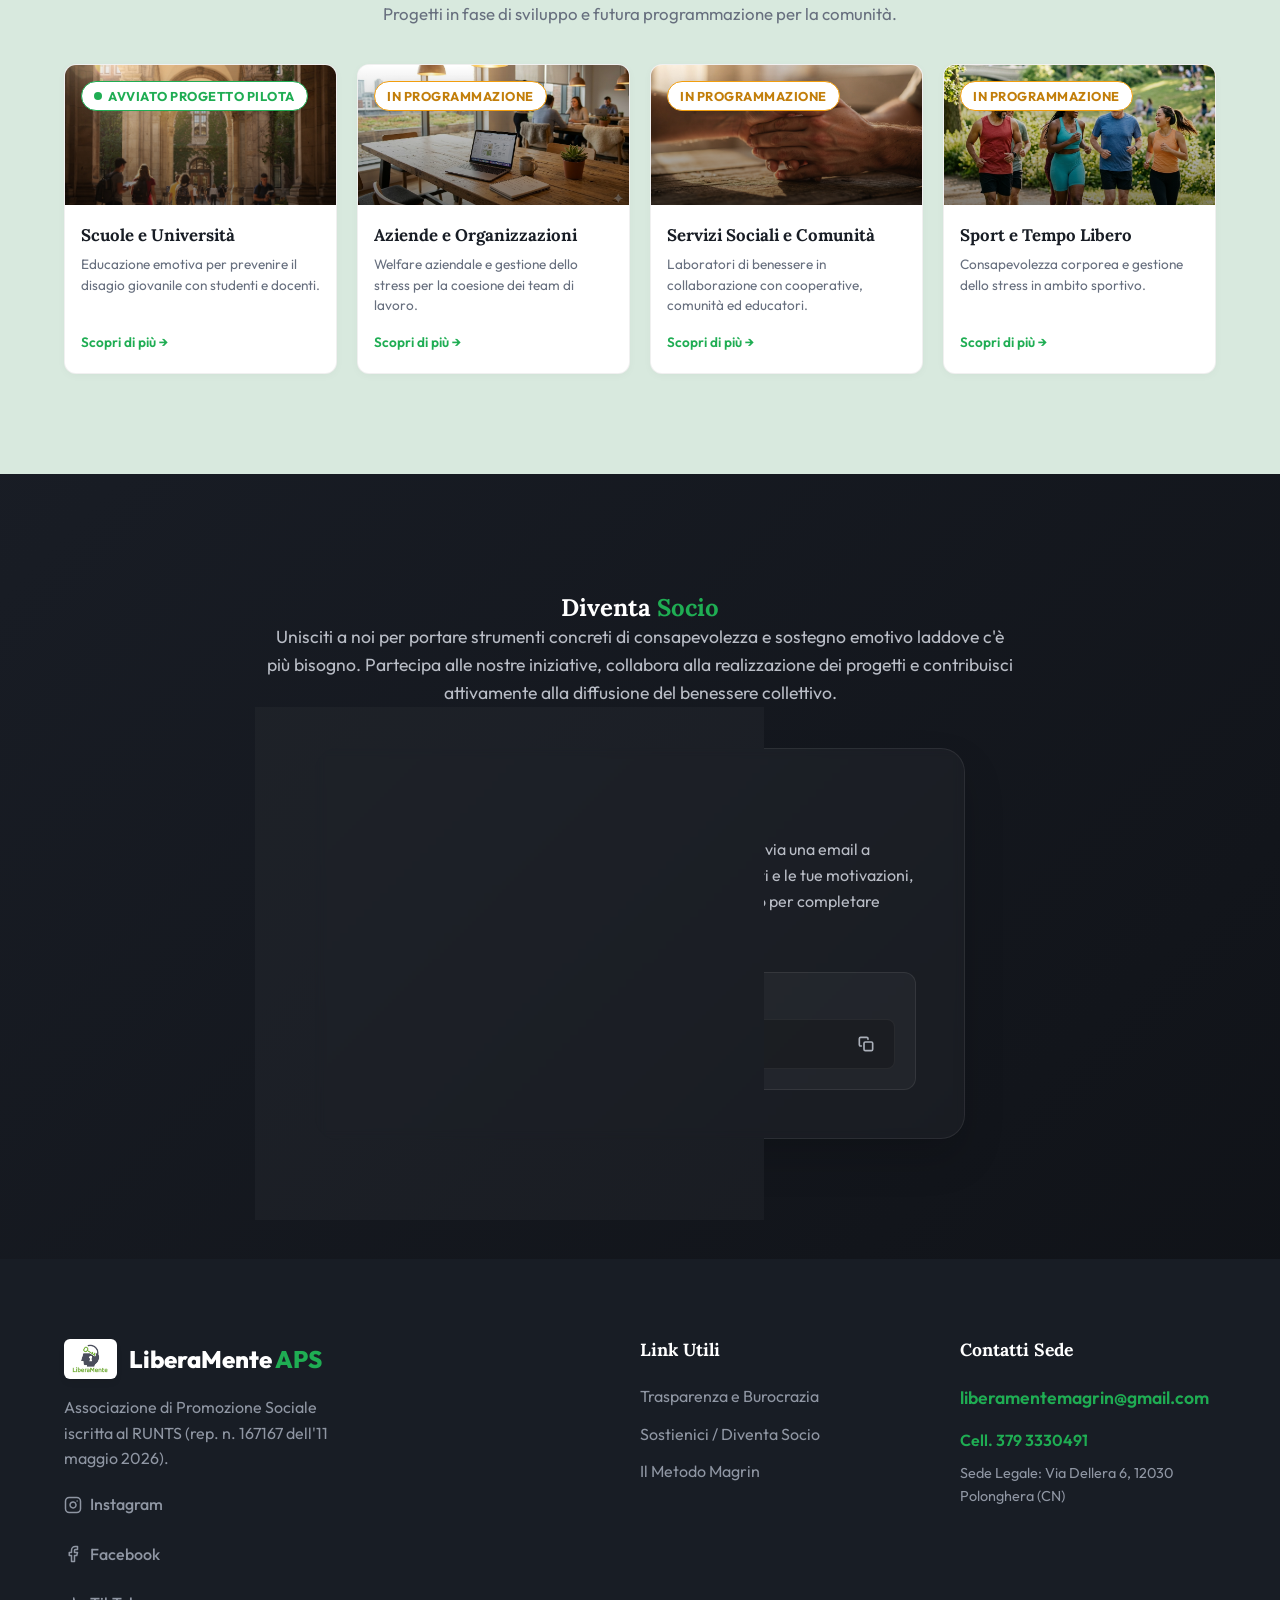
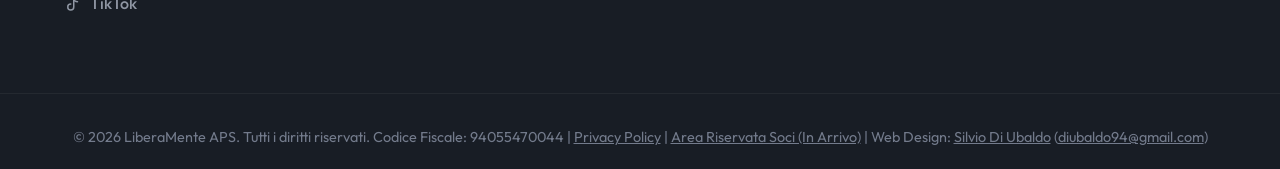
<file: draft.html>
<!DOCTYPE html>
<html lang="it">

<head>
    <meta charset="UTF-8">
    <meta name="viewport" content="width=device-width, initial-scale=1.0">
    <title>LiberaMente APS - Promozione Sociale e Benessere</title>
    <meta name="description"
        content="Sito ufficiale di LiberaMente APS. Interventi nel sociale, scuole, carceri e aziende per promuovere il benessere psicofisico e l'inclusione.">
    <link rel="preconnect" href="https://fonts.googleapis.com">
    <link rel="preconnect" href="https://fonts.gstatic.com" crossorigin>
    <link href="https://fonts.googleapis.com/css2?family=Lora:ital,wght@0,400..700;1,400..700&family=Outfit:wght@300;400;500;600;700;800&display=swap" rel="stylesheet">
    <link rel="stylesheet" href="style.css?v=1.5.a999d058">
    <link rel="icon" type="image/jpeg" href="images/logo_aps.jpeg">
    <link rel="canonical" href="https://liberamenteaps.com/">

    <!-- Open Graph / Facebook -->
    <meta property="og:type" content="website">
    <meta property="og:url" content="https://liberamenteaps.com/">
    <meta property="og:title" content="LiberaMente APS - Promozione Sociale e Benessere">
    <meta property="og:description"
        content="Sito ufficiale di LiberaMente APS. Interventi nel sociale, scuole, carceri e aziende per promuovere il benessere psicofisico e l'inclusione.">
    <meta property="og:image" content="https://liberamenteaps.com/images/intro.jpg">

    <!-- Twitter -->
    <meta property="twitter:card" content="summary_large_image">
    <meta property="twitter:url" content="https://liberamenteaps.com/">
    <meta property="twitter:title" content="LiberaMente APS - Promozione Sociale e Benessere">
    <meta property="twitter:description"
        content="Sito ufficiale di LiberaMente APS. Interventi nel sociale, scuole, carceri e aziende per promuovere il benessere psicofisico e l'inclusione.">
    <meta property="twitter:image" content="https://liberamenteaps.com/images/intro.jpg">

    <!-- Structured Data JSON-LD -->
    <script type="application/ld+json">
    {
      "@context": "https://schema.org",
      "@type": "NGO",
      "name": "LiberaMente APS",
      "url": "https://liberamenteaps.com/",
      "logo": "https://liberamenteaps.com/images/logo_aps.jpeg",
      "description": "Siamo un'Associazione di Promozione Sociale dedicata a portare il Metodo Magrin come strumento pratico di consapevolezza e benessere nei contesti in cui c'è più bisogno.",
      "address": {
        "@type": "PostalAddress",
        "addressCountry": "IT"
      },
      "contactPoint": {
        "@type": "ContactPoint",
        "telephone": "+39-379-3330491",
        "contactType": "customer service",
        "email": "liberamentemagrin@gmail.com"
      }
    }
    </script>
</head>

<body class="home-page">
    <header class="navbar" id="navbar">
    <a href="draft.html" class="logo">
        <span>LiberaMente <span class="accent">APS</span></span>
    </a>
    <button class="menu-toggle" id="menuToggle" aria-label="Apri menu">
        <span class="hamburger"></span>
    </button>
    <nav id="navMenu">
        <a href="#chi-siamo">Chi siamo</a>
        <a href="#cosa-facciamo">Cosa facciamo</a>
        <a href="#progetti">Aree di Intervento</a>
        <a href="trasparenza.html">Trasparenza</a>
        <a href="#contatti" class="btn-primary">Contattaci</a>
    </nav>
</header>

    <section class="hero">
        <div class="hero-bg-wrapper">
            <div class="hero-bg hero-bg-cover-clear" style="background-image: url('images/background-header-mani.jpeg');"></div>
            <div class="hero-overlay"></div>
        </div>
        <div class="container hero-container">
            <div class="hero-content reveal-up">
                <div class="hero-logo-wrapper">
                    <img src="images/logo_aps.jpeg" alt="Logo LiberaMente APS" class="hero-logo-img">
                </div>
                <h1>Percorsi di consapevolezza e benessere<br><span class="hero-subheading">per la persona e la comunità.</span></h1>
                <p>Siamo un'Associazione di Promozione Sociale dedicata a portare il Metodo Magrin come strumento
                    pratico di consapevolezza e benessere nei contesti in cui c'è più bisogno.</p>
                <div class="hero-actions">
                    <a href="#progetti" class="btn-primary large">Scopri i Progetti</a>
                    <a href="#chi-siamo" class="btn-secondary large">Chi Siamo</a>
                </div>
            </div>
        </div>
    </section>

    <!-- Chi Siamo: La Nostra Storia -->
    <section id="chi-siamo" class="section-light">
        <div class="container storia-container">
            <div class="storia-text reveal-up">
                <h2>Chi siamo: la nostra storia</h2>
                <p class="storia-intro-text">Un cammino nato dalla ricerca personale e trasformato in un impegno
                    condiviso per portare luce e vicinanza laddove regna il dolore.</p>

                <div class="storia-racconto">
                    <p>C'è un momento in cui <strong>il silenzio dentro di te diventa assordante</strong>. Non succede
                        di colpo. Arriva piano, si insinua nelle sere, nei lunedì mattina, nei momenti in cui dovresti
                        sentirti bene e invece senti solo... un vuoto. Era anche <strong>una solitudine più sottile, più
                            crudele: quella di chi non si sente davvero vista da nessuno</strong>. Nemmeno da se stessa.
                        È quello che ho vissuto io. Qualche tempo dopo la situazione è peggiorata a causa di un lutto...
                        <strong>Quando ho incontrato Andrea Magrin e il suo metodo, qualcosa si è mosso</strong> in un
                        posto che non sapevo nemmeno di avere. Non era teoria. Non era un altro corso. Era come se
                        qualcuno avesse finalmente acceso una luce in una stanza che tenevo chiusa da tempo. Da anni
                        cercavo qualcosa nei corsi, nei libri, nelle parole degli altri. Poi un giorno una frase
                        semplice mi ha fermata: <em>"se ti manca qualcosa, prova prima a darla."</em>
                    </p>

                    <p>Ci ho pensato e ripensato, ho capito che invece di aspettare che qualcuno mi facesse sentire amata,
                        <strong>potevo scegliere io di amare. Per prima.</strong> Così, invece di aspettare di ricevere
                        amore, ho deciso di darlo. A chi ne aveva più bisogno di me. A chi era difficile da amare.
                        <strong>Ho iniziato a fare volontariato in carcere.</strong> Lì ho incontrato uomini che il
                        mondo aveva etichettato come cattivi, pericolosi, irrecuperabili. Eppure, guardandoli negli
                        occhi, ho visto qualcosa che conoscevo bene: il dolore. Perché <strong>anche chi ha fatto del
                            male soffre</strong>. Anche chi sembra lontano da noi porta dentro ferite profonde. E mentre
                        imparavo a dare amore, accadde una cosa inaspettata: <strong>ho scoperto che non avevo bisogno
                            di riceverlo. Quello che avevo dentro stava esplodendo ed era abbastanza per tutti.</strong>
                    </p>

                    <p>Intanto il Metodo Magrin continuava a fare breccia; ho voluto capirlo di più. Viverlo
                        dall'interno. Così <strong>ho deciso di intraprendere l'Accademia</strong>. Dopo un anno, ho
                        voluto <strong>portare il metodo Magrin alle persone che avevo conosciuto in carcere</strong>.
                        Dopo tre anni, ho capito che quella esperienza meritava di diventare qualcosa di più grande.
                        Così, <strong>nel 2025, è nata l'associazione LiberaMente</strong>. Quello che era iniziato come
                        un tentativo di salvarmi si è trasformato in qualcosa che non avrei mai immaginato: <strong>un
                            luogo vivo, fatto di persone, storie e trasformazioni reali</strong>. Che porta vicinanza e supporto nelle
                        carceri e l'intento è quello di poterlo portare anche in scuole, ospedali e contesti di fragilità, ma la cosa più importante non è dove arriviamo. È il
                        perché: <strong>perché nessuno dovrebbe restare solo con il proprio dolore. Nemmeno tu.</strong>
                    </p>
                </div>

                <div class="legal-disclaimer">
                    <p>Le attività di LiberaMente APS sono laboratori esperienziali di consapevolezza corporea e benessere, condotte da volontari non professionisti sanitari. Non costituiscono prestazioni mediche, psicologiche, psicoterapeutiche o riabilitative, non sono destinate a diagnosticare, curare o trattare alcuna condizione e non sostituiscono in alcun modo percorsi di cura o di sostegno professionale. In presenza di disagio significativo è necessario rivolgersi al medico o a un professionista abilitato</p>
                </div>
            </div>

            <div class="storia-quote reveal-up">
                <div class="storia-quote-card">
                    <blockquote>"Nessuno dovrebbe restare solo con il proprio dolore."</blockquote>
                    <cite>ANNA, Fondatrice di LiberaMente APS</cite>
                </div>
            </div>
        </div>
    </section>

    <!-- Cosa Facciamo -->
    <section id="cosa-facciamo" class="section-light">
        <div class="container chi-siamo-container">
            <div class="chi-siamo-text reveal-up">
                <h2>Cosa facciamo</h2>
                <p class="chi-siamo-lead"><strong>LiberaMente APS</strong> è un'Associazione di Promozione Sociale
                    (Terzo Settore) iscritta al RUNTS (rep. n. 167167 dell'11 maggio 2026), nata per portare pratiche di
                    consapevolezza corporea e ascolto delle emozioni nei luoghi dove le emozioni pesano di più.
                    Entriamo nei luoghi dove le emozioni si fanno più pesanti e portiamo uno strumento semplice ma profondo per imparare a starci dentro,
                    senza esserne travolti.</p>
                <p>Rabbia, ansia, paura, vergogna, sconforto: emozioni che spesso non hanno mai trovato spazio per
                    essere ascoltate, e che finiscono per chiudere le persone in loop da cui sembra impossibile uscire.
                    Insegnanti che si esauriscono,
                    studenti schiacciati dall'ansia, persone che vivono momenti di fragilità o reclusione, team sotto
                    pressione. Contesti diversi, ma lo stesso bisogno: fermarsi un momento, e imparare a stare con ciò
                    che si sente.</p>
                <p>Il Metodo Magrin non chiede di reprimere o di "pensare positivo". Chiede solo di osservare cosa
                    succede nel corpo quando arriva un'emozione difficile: osservandola, quell'emozione si
                    trasforma. Il pensiero che la alimentava perde la sua carica e torna neutro.</p>

                <div class="chi-siamo-quote-box">
                    <p class="quote-text">Crediamo che nessuno dovrebbe restare prigioniero delle proprie emozioni,
                        qualunque sia la propria storia.</p>
                </div>

                <div class="legal-disclaimer">
                    <p>LiberaMente APS è un'associazione di promozione sociale autonoma e indipendente. Non è
                        affiliata, controllata, autorizzata o rappresentata da Andrea Magrin né dalle società titolari
                        del Metodo Magrin, che non hanno alcun ruolo nella progettazione, conduzione o supervisione
                        delle attività dell'associazione. I volontari dell'associazione hanno seguito percorsi
                        formativi sul Metodo Magrin e ne propongono le pratiche, in forma esperienziale e mai come
                        trattamento sanitario, sotto la propria esclusiva responsabilità.</p>
                </div>
            </div>

            <div class="chi-siamo-work-card reveal-up" style="transition-delay: 0.15s;">
                <div class="work-card-inner">
                    <h3>Come Lavoriamo</h3>
                    <div class="work-list">
                        <div class="work-item">
                            <span class="work-icon">
                                <svg viewBox="0 0 24 24" width="18" height="18" fill="none" stroke="currentColor"
                                    stroke-width="2.5" stroke-linecap="round" stroke-linejoin="round">
                                    <polyline points="20 6 9 17 4 12"></polyline>
                                </svg>
                            </span>
                            <div class="work-content">
                                <strong>Percorsi su misura</strong>
                                <p>Costruiti insieme a chi ci ospita, nel rispetto dei suoi spazi e dei suoi tempi.</p>
                            </div>
                        </div>
                        <div class="work-item">
                            <span class="work-icon">
                                <svg viewBox="0 0 24 24" width="18" height="18" fill="none" stroke="currentColor"
                                    stroke-width="2.5" stroke-linecap="round" stroke-linejoin="round">
                                    <polyline points="20 6 9 17 4 12"></polyline>
                                </svg>
                            </span>
                            <div class="work-content">
                                <strong>Pratica corporea e concreta</strong>
                                <p>Accessibile a chiunque sia disposto a fermarsi e ascoltare.</p>
                            </div>
                        </div>
                        <div class="work-item">
                            <span class="work-icon">
                                <svg viewBox="0 0 24 24" width="18" height="18" fill="none" stroke="currentColor"
                                    stroke-width="2.5" stroke-linecap="round" stroke-linejoin="round">
                                    <polyline points="20 6 9 17 4 12"></polyline>
                                </svg>
                            </span>
                            <div class="work-content">
                                <strong>Follow-up individuale</strong>
                                <p>Perché ogni persona ha la sua strada e il suo passo.</p>
                            </div>
                        </div>
                    </div>
                </div>
            </div>
        </div>
    </section>

    <!-- Sezione Metodo Magrin Espansa -->
    <section id="metodo" class="section-gray">
        <div class="container">
            <div class="metodo-intro reveal-up">
                <h2>Il Metodo Magrin</h2>
                <p>Il nostro supporto si basa su uno strumento concreto per la gestione delle emozioni e il benessere, a partire dalla persona fino ad arrivare nei contesti collettivi.</p>
            </div>

            <div class="metodo-tools reveal-up">
                <div class="tool-card">
                    <h4><span>01</span> Loop</h4>
                    <p>Il circuito automatico che produce la tua sofferenza. Una sensazione nel corpo collegata a un
                        pensiero che si ripete. La gelosia è un loop. La rabbia cronica pure. La paura di non essere
                        abbastanza? Anche quella. Un loop non sei tu: tu hai un loop di gelosia, ma non sei una persona
                        gelosa. I loop si tolgono. Tu resti.</p>
                </div>
                <div class="tool-card">
                    <h4><span>02</span> Senzamente</h4>
                    <p>Quello che trovi quando i loop non ci sono. Lo spazio tra un pensiero e l'altro. Quel silenzio
                        che c'è quando i pensieri si fermano per un istante. Non è nulla. È il pieno. È il tuo stato
                        naturale. La capacità di stare in questo stato è inversamente proporzionale al numero dei tuoi
                        loop. Più loop hai, più è difficile restarci. Più ne sciogli, più ci resti naturalmente.</p>
                </div>
            </div>
            <p class="metodo-source">(tratto da <em>Escape Room</em> – Andrea Magrin)</p>

            <div class="metodo-extra reveal-up">
                <div>
                    <h4>Benefici testimoniati da chi lo ha provato</h4>
                    <ul class="benefici-list">
                        <li><span><strong>Riduzione dell'ansia:</strong> Minore reattività agli eventi stressanti e
                                gestione dell'incertezza.</span></li>
                        <li><span><strong>Gestione della rabbia:</strong> Riconoscimento dei segnali di escalation prima
                                che diventino conflitto.</span></li>
                        <li><span><strong>Qualità del sonno:</strong> Riduzione del rimuginio mentale notturno e
                                rilassamento profondo.</span></li>
                        <li><span><strong>Relazioni più serene:</strong> Maggiore ascolto, empatia e presenza con gli
                                altri.</span></li>
                        <li><span><strong>Autocontrollo:</strong> Capacità di scegliere la risposta consapevole anziché
                                reagire d'impulso.</span></li>
                        <li><span><strong>Prevenzione Burnout:</strong> Capacità di staccare emotivamente dal lavoro per
                                gli operatori sanitari e sociali.</span></li>
                    </ul>
                </div>
                <div class="collaborazione-card shadow-glow">
                    <h4>Come Collaborare</h4>
                    <p class="intro-p"><strong>I nostri laboratori si adattano alle esigenze dell'ente ospitante</strong>, strutturando
                        percorsi su misura che non stravolgono i ritmi quotidiani.</p>

                    <div class="requisiti-badge-container">
                        <span class="requisito-badge">Volontà della Direzione</span>
                        <span class="requisito-badge">Spazio Fisico Idoneo</span>
                        <span class="requisito-badge">Gruppo Attivo</span>
                    </div>

                    <div class="collaborazione-steps">
                        <div class="collab-step">
                            <span class="step-num">1</span>
                            <div class="step-text">
                                <strong>Incontro Conoscitivo</strong>
                                <p>Un primo contatto per presentare l'associazione e la proposta di laboratorio ai
                                    referenti, rispondere a domande e valutare il formato più adatto al contesto.</p>
                                <p>Verifica dei requisiti: convenzione o autorizzazione scritta dell'ente, copertura
                                    assicurativa e, per i minori, consenso dei genitori e presenza di un adulto
                                    responsabile dell'ente.</p>
                            </div>
                        </div>
                        <div class="collab-step">
                            <span class="step-num">2</span>
                            <div class="step-text">
                                <strong>Individuazione Partecipanti</strong>
                                <p>Promozione dell'iniziativa all'interno della struttura, ricordando che l'adesione di
                                    utenti o personale è sempre su base volontaria.</p>
                            </div>
                        </div>
                        <div class="collab-step">
                            <span class="step-num">3</span>
                            <div class="step-text">
                                <strong>Definizione Calendario</strong>
                                <p>Accordo su giorni, orari e spazi adatti per lo svolgimento delle sessioni in armonia
                                    con le attività dell'ente.</p>
                            </div>
                        </div>
                        <div class="collab-step">
                            <span class="step-num">4</span>
                            <div class="step-text">
                                <strong>Monitoraggio e Valutazione</strong>
                                <p>Riscontro costante e una valutazione condivisa al termine del ciclo per decidere
                                    insieme i passi successivi.</p>
                            </div>
                        </div>
                    </div>
                </div>
            </div>

            <!-- Link Ufficiali Andrea Magrin -->
            <div class="magrin-links-container reveal-up"
                style="margin-top: 60px; text-align: center; border-top: 1px solid rgba(0,0,0,0.06); padding-top: 50px;">
                <h4 style="margin-bottom: 24px; font-size: 1.4rem; color: var(--bg-dark);">Se vuoi approfondire il
                    Metodo Magrin</h4>
                <div class="magrin-social-grid">
                    <!-- 1. Sito Ufficiale -->
                    <a href="https://andreamagrin.com/" target="_blank" rel="noopener" class="social-card web">
                        <div class="social-icon">
                            <svg viewBox="0 0 24 24" width="20" height="20" fill="none" stroke="currentColor"
                                stroke-width="2" stroke-linecap="round" stroke-linejoin="round">
                                <circle cx="12" cy="12" r="10"></circle>
                                <line x1="2" y1="12" x2="22" y2="12"></line>
                                <path
                                    d="M12 2a15.3 15.3 0 0 1 4 10 15.3 15.3 0 0 1-4 10 15.3 15.3 0 0 1-4-10 15.3 15.3 0 0 1 4-10z">
                                </path>
                            </svg>
                        </div>
                        <div class="social-info">
                            <h5>Sito Ufficiale</h5>
                            <p>andreamagrin.com</p>
                        </div>
                    </a>
                </div>
            </div>
        </div>
    </section>

    <!-- Aree di Intervento -->
    <section id="progetti" class="section-light">
        <div class="container text-center reveal-up">
            <h2>Aree di Intervento</h2>
            <p class="subtitle">Attualmente concentriamo le nostre risorse principali sul progetto <strong>Carceri e IPM</strong>, gettando le basi per i futuri interventi negli altri ambiti sociali.</p>
        </div>

        <div class="container">
            <!-- Featured Primary Focus Card: Carceri -->
            <div class="featured-project-card reveal-up">
                <div class="featured-card-img" style="background-image: url('images/carcere_old.png');">
                    <span class="status-badge active card-badge featured-badge">
                        <span class="pulse-dot"></span> Focus Principale &bull; Attivo
                    </span>
                </div>
                <div class="featured-card-content">
                    <span class="featured-tag">AREA PRIORITARIA</span>
                    <h3>Carceri e IPM</h3>
                    <p class="featured-description">
                        Sostegno emotivo e percorsi di consapevolezza corporea attraverso il Metodo Magrin per detenuti adulti e giovani ospiti degli istituti penitenziari minorili.
                    </p>
                    <ul class="featured-highlights">
                        <li>
                            <svg viewBox="0 0 24 24" width="16" height="16" fill="none" stroke="currentColor" stroke-width="2.5" stroke-linecap="round" stroke-linejoin="round"><polyline points="20 6 9 17 4 12"></polyline></svg>
                            Percorsi esperienziali e gestione delle emozioni
                        </li>
                        <li>
                            <svg viewBox="0 0 24 24" width="16" height="16" fill="none" stroke="currentColor" stroke-width="2.5" stroke-linecap="round" stroke-linejoin="round"><polyline points="20 6 9 17 4 12"></polyline></svg>
                            Sessioni di gruppo e supporto individuale
                        </li>
                        <li>
                            <svg viewBox="0 0 24 24" width="16" height="16" fill="none" stroke="currentColor" stroke-width="2.5" stroke-linecap="round" stroke-linejoin="round"><polyline points="20 6 9 17 4 12"></polyline></svg>
                            Iniziativa di Scrittura: <em>"Il corsivo dei briganti"</em>
                        </li>
                    </ul>
                    <div class="featured-actions">
                        <a href="progetti/carceri.html" class="btn-primary large">Scopri il Progetto Carceri &rarr;</a>
                        <a href="https://www.produzionidalbasso.com/project/il-corsivo-dei-briganti/" target="_blank" rel="noopener" class="btn-secondary large">Sostieni il Crowdfunding</a>
                    </div>
                </div>
            </div>

            <!-- Secondary Areas Header -->
            <div class="secondary-projects-header text-center reveal-up">
                <h3>Altre Aree di Intervento</h3>
                <p class="secondary-subtitle">Progetti in fase di sviluppo e futura programmazione per la comunità.</p>
            </div>

            <!-- Secondary Projects Grid (Compact Cards) -->
            <div class="secondary-projects-grid reveal-up">

                <!-- 1. Scuole -->
                <div class="card card-compact">
                    <div class="card-img compact-img" style="background-image: url('images/scuole.jpg');">
                        <span class="status-badge active card-badge"><span class="pulse-dot"></span>Avviato Progetto Pilota</span>
                    </div>
                    <div class="card-content compact-content">
                        <h4>Scuole e Università</h4>
                        <p>Educazione emotiva per prevenire il disagio giovanile con studenti e docenti.</p>
                        <a href="progetti/scuole.html" class="btn-link">Scopri di più &rarr;</a>
                    </div>
                </div>


                <!-- 2. Aziende -->
                <div class="card card-compact">
                    <div class="card-img compact-img" style="background-image: url('images/aziende.jpg');">
                        <span class="status-badge planning card-badge">In Programmazione</span>
                    </div>
                    <div class="card-content compact-content">
                        <h4>Aziende e Organizzazioni</h4>
                        <p>Welfare aziendale e gestione dello stress per la coesione dei team di lavoro.</p>
                        <a href="progetti/aziende.html" class="btn-link">Scopri di più &rarr;</a>
                    </div>
                </div>

                <!-- 3. Sociale -->
                <div class="card card-compact">
                    <div class="card-img compact-img" style="background-image: url('images/sociale.jpg');">
                        <span class="status-badge planning card-badge">In Programmazione</span>
                    </div>
                    <div class="card-content compact-content">
                        <h4>Servizi Sociali e Comunità</h4>
                        <p>Laboratori di benessere in collaborazione con cooperative, comunità ed educatori.</p>
                        <a href="progetti/sociale.html" class="btn-link">Scopri di più &rarr;</a>
                    </div>
                </div>

                <!-- 4. Sport e Tempo Libero -->
                <div class="card card-compact">
                    <div class="card-img compact-img" style="background-image: url('images/sport.png');">
                        <span class="status-badge planning card-badge">In Programmazione</span>
                    </div>
                    <div class="card-content compact-content">
                        <h4>Sport e Tempo Libero</h4>
                        <p>Consapevolezza corporea e gestione dello stress in ambito sportivo.</p>
                        <a href="progetti/sport.html" class="btn-link">Scopri di più &rarr;</a>
                    </div>
                </div>

            </div>
        </div>
    </section>

    <!-- Diventa Socio -->
    <section id="sostienici" class="diventa-socio">
        <div class="container reveal-up" style="max-width: 800px; text-align: center;">
            <h2>Diventa <span>Socio</span></h2>
            <p style="margin-bottom: 40px; color: hsl(220, 10%, 75%); font-size: 1.1rem; line-height: 1.6;">Unisciti a
                noi per portare strumenti concreti di consapevolezza e sostegno emotivo laddove c'è più bisogno.
                Partecipa alle nostre iniziative, collabora alla realizzazione dei progetti e contribuisci attivamente
                alla diffusione del benessere collettivo.</p>

            <div class="diventa-socio-card">
                <h4>Come Associarsi</h4>
                <p>Per richiedere l'adesione come socio volontario invia una email a
                    <strong>liberamentemagrin@gmail.com</strong> indicando i tuoi recapiti e le tue motivazioni, così
                    iniziamo a conoscerci. Ti ricontatteremo presto per completare l'iscrizione.
                </p>
                <div class="contact-info-block">
                    <div class="info-field">
                        <span class="info-field-label">Email</span>
                        <div class="info-field-value-wrapper">
                            <span class="info-field-value">liberamentemagrin@gmail.com</span>
                            <button class="btn-copy" onclick="copyToClipboard('liberamentemagrin@gmail.com', this)"
                                title="Copia email">
                                <svg viewBox="0 0 24 24" width="16" height="16" fill="none" stroke="currentColor"
                                    stroke-width="2.5" stroke-linecap="round" stroke-linejoin="round">
                                    <rect x="9" y="9" width="13" height="13" rx="2" ry="2"></rect>
                                    <path d="M5 15H4a2 2 0 0 1-2-2V4a2 2 0 0 1 2-2h9a2 2 0 0 1 2 2v1"></path>
                                </svg>
                            </button>
                        </div>
                    </div>
                </div>
            </div>
        </div>
    </section>

    <!-- Footer -->
    <footer id="contatti">
    <div class="container footer-content">
        <div class="footer-col">
            <div class="logo">
                <img src="images/logo_aps.jpeg" alt="Logo LiberaMente APS" class="logo-img">
                <span>LiberaMente <span class="accent">APS</span></span>
            </div>
            <p class="footer-desc">Associazione di Promozione Sociale iscritta al RUNTS (rep. n. 167167 dell'11 maggio 2026).</p>
            <div class="footer-social-links">
                <a href="https://www.instagram.com/ass.liberamenteaps/" target="_blank" rel="noopener" class="footer-social-link instagram" aria-label="Seguici su Instagram">
                    <svg viewBox="0 0 24 24" width="18" height="18" fill="none" stroke="currentColor" stroke-width="2" stroke-linecap="round" stroke-linejoin="round">
                        <rect x="2" y="2" width="20" height="20" rx="5" ry="5"></rect>
                        <path d="M16 11.37A4 4 0 1 1 12.63 8 4 4 0 0 1 16 11.37z"></path>
                        <line x1="17.5" y1="6.5" x2="17.51" y2="6.5"></line>
                    </svg>
                    <span>Instagram</span>
                </a>
                <a href="https://www.facebook.com/share/1Efa2sazz6/" target="_blank" rel="noopener" class="footer-social-link facebook" aria-label="Seguici su Facebook">
                    <svg viewBox="0 0 24 24" width="18" height="18" fill="none" stroke="currentColor" stroke-width="2" stroke-linecap="round" stroke-linejoin="round">
                        <path d="M18 2h-3a5 5 0 0 0-5 5v3H7v4h3v8h4v-8h3l1-4h-4V7a1 1 0 0 1 1-1h3z"></path>
                    </svg>
                    <span>Facebook</span>
                </a>
                <a href="https://www.tiktok.com/@ass.liberamenteaps" target="_blank" rel="noopener" class="footer-social-link tiktok" aria-label="Seguici su TikTok">
                    <svg viewBox="0 0 24 24" width="18" height="18" fill="none" stroke="currentColor" stroke-width="2" stroke-linecap="round" stroke-linejoin="round">
                        <path d="M9 12a4 4 0 1 0 4 4V4a5 5 0 0 0 5 5"></path>
                    </svg>
                    <span>TikTok</span>
                </a>
            </div>
        </div>
        <div class="footer-col">
            <h4>Link Utili</h4>
            <a href="trasparenza.html">Trasparenza e Burocrazia</a>
            <a href="draft.html#sostienici">Sostienici / Diventa Socio</a>
            <a href="https://andreamagrin.com" target="_blank" rel="noopener">Il Metodo Magrin</a>
        </div>
        <div class="footer-col">
            <h4>Contatti Sede</h4>
            <a href="mailto:liberamentemagrin@gmail.com" class="contact-link">liberamentemagrin@gmail.com</a>
            <p class="contact-phone" style="margin-bottom: 8px; color: var(--primary-color); font-weight: 600;">Cell. 379 3330491</p>
            <p class="address">Sede Legale: Via Dellera 6, 12030 Polonghera (CN)</p>
        </div>
    </div>
    <div class="footer-bottom">
        <p>&copy; 2026 LiberaMente APS. Tutti i diritti riservati. Codice Fiscale: 94055470044 | <a href="privacy.html" style="color: inherit; text-decoration: underline;">Privacy Policy</a> | <a href="#" style="color: inherit; text-decoration: underline;">Area Riservata Soci (In Arrivo)</a> | Web Design: <a href="https://www.linkedin.com/in/silvio-diubaldo/" target="_blank" rel="noopener" style="color: inherit; text-decoration: underline;">Silvio Di Ubaldo</a> (<a href="mailto:diubaldo94@gmail.com" style="color: inherit; text-decoration: underline;">diubaldo94@gmail.com</a>)</p>
    </div>
</footer>

    <script src="script.js"></script>
</body>

</html>
</file>
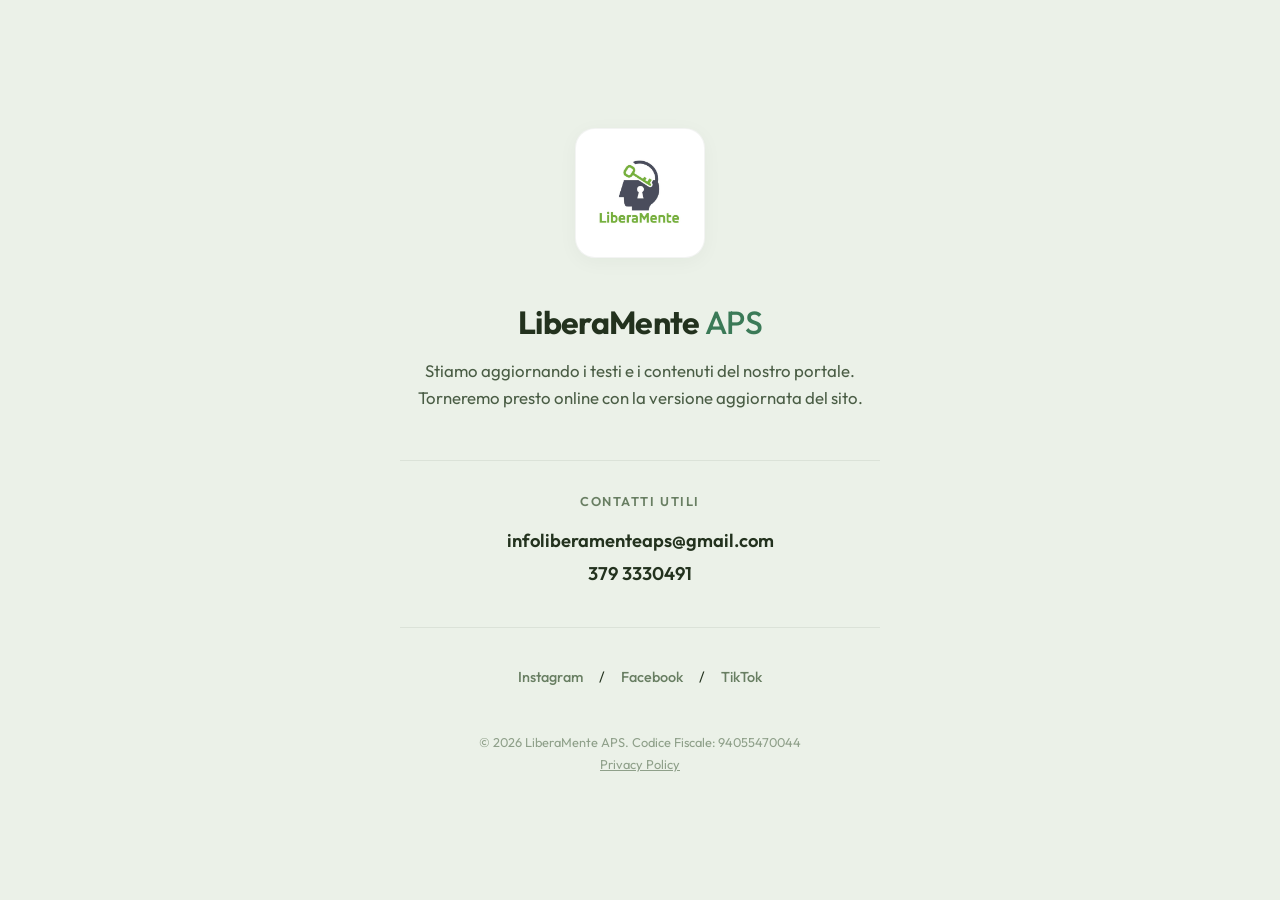
<file: draft_waiting-page.html>
<!DOCTYPE html>
<html lang="it">
<head>
    <meta charset="UTF-8">
    <meta name="viewport" content="width=device-width, initial-scale=1.0">
    <title>LiberaMente APS</title>
    <meta name="description" content="Sito ufficiale di LiberaMente APS. Stiamo aggiornando i testi del sito, torneremo presto online.">
    <link rel="icon" type="image/jpeg" href="images/logo_aps.jpeg">
    <link rel="preconnect" href="https://fonts.googleapis.com">
    <link rel="preconnect" href="https://fonts.gstatic.com" crossorigin>
    <link href="https://fonts.googleapis.com/css2?family=Outfit:wght@400;500;600;700&display=swap" rel="stylesheet">
    <style>
        * {
            margin: 0;
            padding: 0;
            box-sizing: border-box;
        }

        body {
            font-family: 'Outfit', -apple-system, BlinkMacSystemFont, sans-serif;
            background-color: #ebf1e8; /* Soft organic sage green */
            color: #23321e; /* Forest charcoal */
            min-height: 100vh;
            min-height: 100dvh;
            display: flex;
            flex-direction: column;
            justify-content: center;
            align-items: center;
            padding: 40px 24px;
            text-align: center;
        }

        .content {
            max-width: 480px;
            width: 100%;
        }

        .logo {
            width: 130px;
            height: 130px;
            object-fit: contain;
            background: #ffffff;
            padding: 8px;
            border-radius: 20px;
            margin-bottom: 40px;
            box-shadow: 0 4px 20px rgba(35, 50, 30, 0.04);
            border: 1px solid rgba(35, 50, 30, 0.05);
        }

        h1 {
            font-size: 2rem;
            font-weight: 700;
            letter-spacing: -0.02em;
            margin-bottom: 16px;
        }

        h1 span {
            color: #3b7a57; /* Accent brand green */
            font-weight: 500;
        }

        .description {
            font-size: 1.05rem;
            line-height: 1.6;
            color: #4a5d45;
            margin-bottom: 48px;
        }

        .contact-section {
            border-top: 1px solid rgba(35, 50, 30, 0.08);
            border-bottom: 1px solid rgba(35, 50, 30, 0.08);
            padding: 32px 0;
            margin-bottom: 40px;
        }

        .contact-title {
            font-size: 0.8rem;
            text-transform: uppercase;
            letter-spacing: 0.12em;
            font-weight: 600;
            color: #687e62;
            margin-bottom: 20px;
        }

        .contact-link {
            display: block;
            font-size: 1.15rem;
            font-weight: 600;
            color: #23321e;
            text-decoration: none;
            margin: 10px 0;
            transition: color 0.2s ease;
        }

        .contact-link:hover {
            color: #3b7a57;
        }

        .social-links {
            display: flex;
            justify-content: center;
            gap: 16px;
            font-size: 0.9rem;
        }

        .social-links a {
            color: #687e62;
            text-decoration: none;
            font-weight: 500;
            transition: color 0.2s ease;
        }

        .social-links a:hover {
            color: #23321e;
        }

        .footer {
            margin-top: 48px;
            font-size: 0.8rem;
            color: #8fa08a;
        }

        .footer a {
            color: inherit;
            text-decoration: underline;
        }
    </style>
</head>
<body>
    <div class="content">
        <img src="images/logo_aps.jpeg" alt="Logo LiberaMente APS" class="logo">
        
        <h1>LiberaMente <span>APS</span></h1>
        
        <p class="description">
            Stiamo aggiornando i testi e i contenuti del nostro portale. Torneremo presto online con la versione aggiornata del sito.
        </p>

        <div class="contact-section">
            <h2 class="contact-title">Contatti utili</h2>
            <a href="mailto:infoliberamenteaps@gmail.com" class="contact-link">infoliberamenteaps@gmail.com</a>
            <a href="tel:+393793330491" class="contact-link">379 3330491</a>
        </div>

        <div class="social-links">
            <a href="https://www.instagram.com/ass.liberamenteaps/" target="_blank" rel="noopener">Instagram</a>
            <span>/</span>
            <a href="https://www.facebook.com/share/1Efa2sazz6/" target="_blank" rel="noopener">Facebook</a>
            <span>/</span>
            <a href="https://www.tiktok.com/@ass.liberamenteaps" target="_blank" rel="noopener">TikTok</a>
        </div>

        <div class="footer">
            <p>&copy; 2026 LiberaMente APS. Codice Fiscale: 94055470044</p>
            <p style="margin-top: 6px;"><a href="privacy.html">Privacy Policy</a></p>
        </div>
    </div>
</body>
</html>
</file>
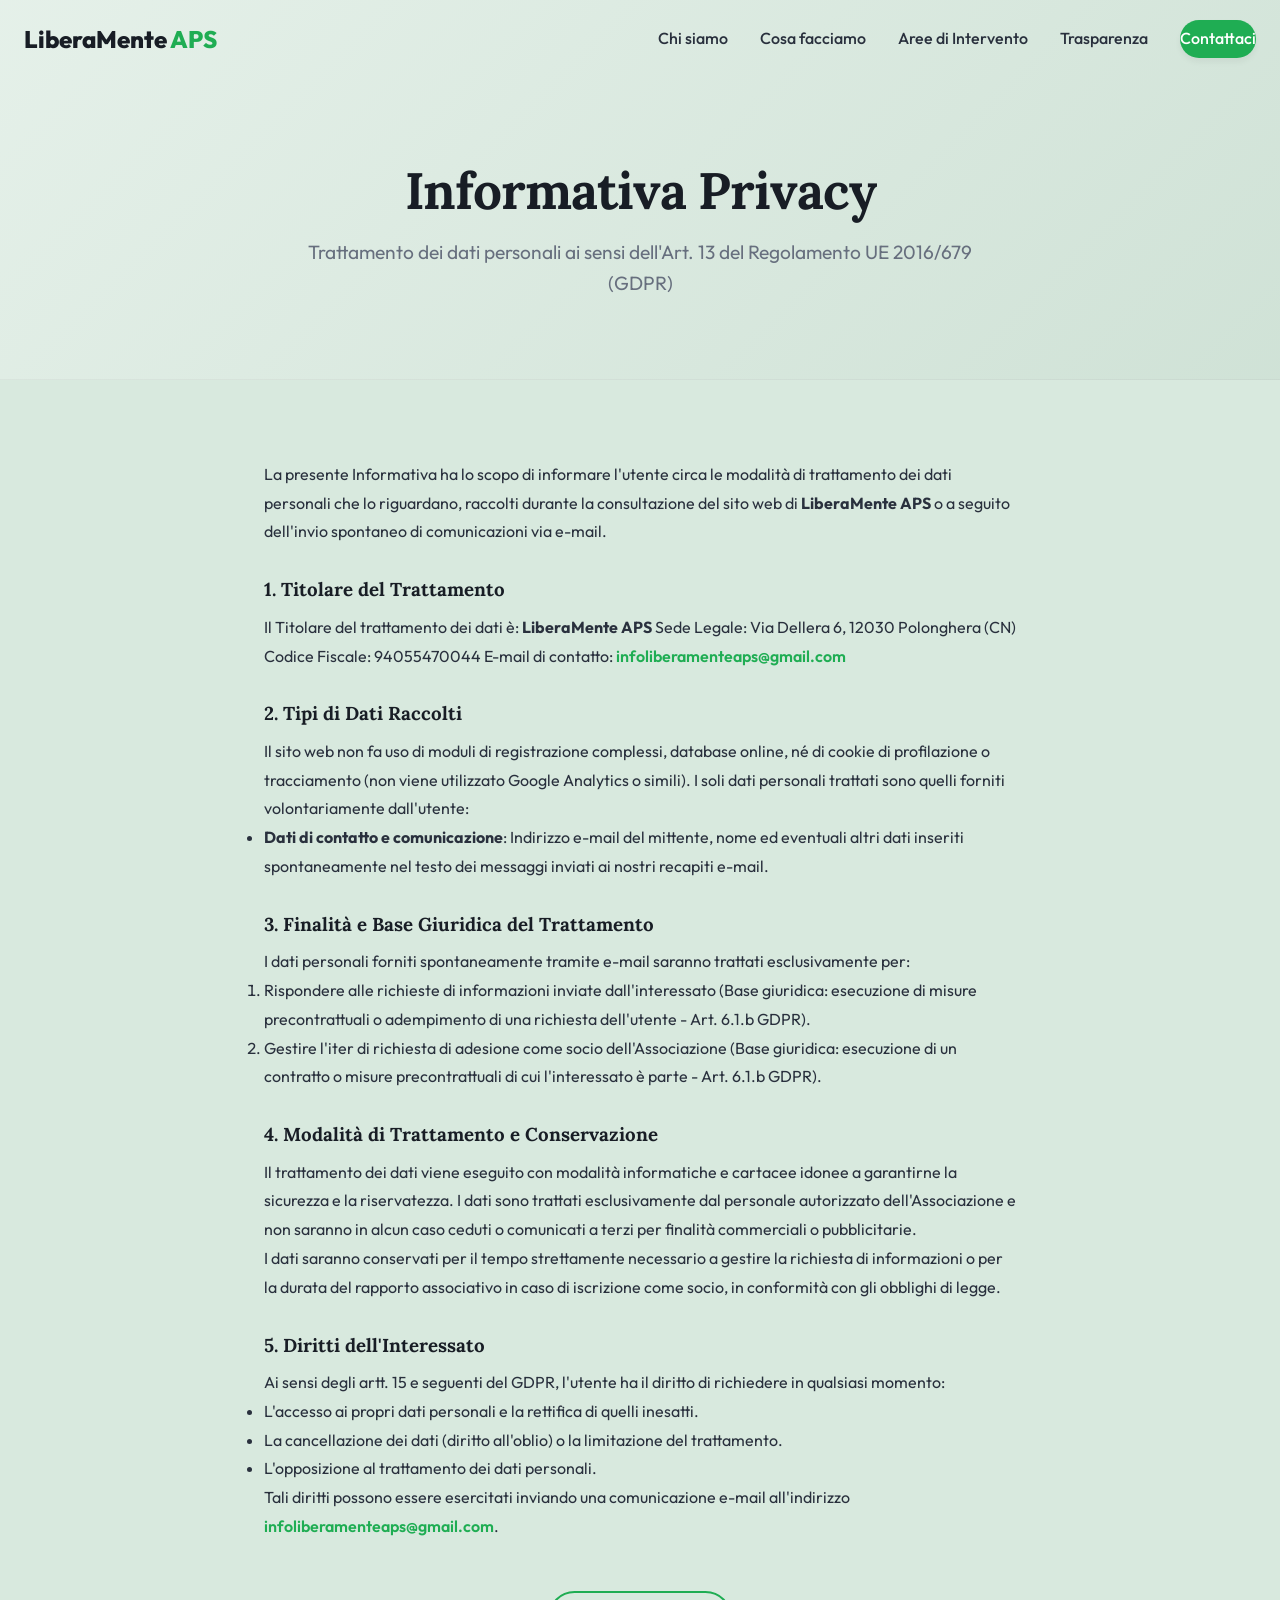
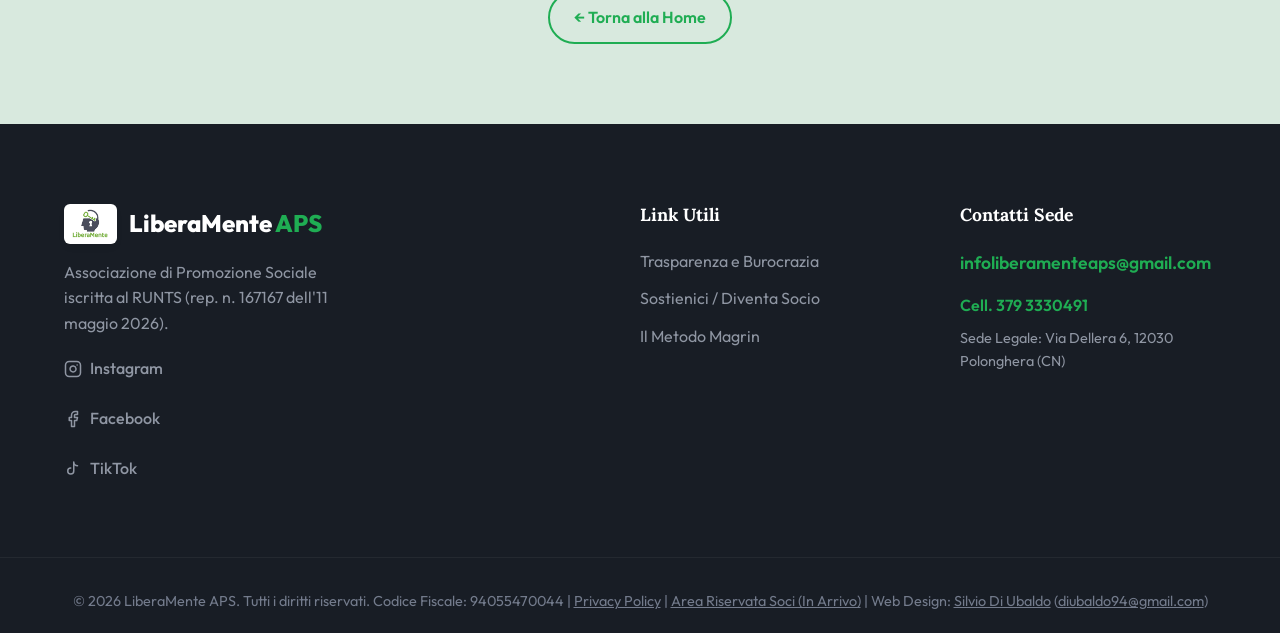
<file: privacy.html>
<!DOCTYPE html>
<html lang="it">
<head>
    <meta charset="UTF-8">
    <meta name="viewport" content="width=device-width, initial-scale=1.0">
    <title>Informativa Privacy - LiberaMente APS</title>
    <link href="https://fonts.googleapis.com/css2?family=Inter:wght@300;400;600;800&display=swap" rel="stylesheet">
    <link rel="stylesheet" href="style.css?v=1.5.a999d058">
    <link rel="icon" type="image/jpeg" href="images/logo_aps.jpeg">
    <link rel="canonical" href="https://liberamenteaps.com/privacy.html">
    
    <!-- Open Graph / Facebook -->
    <meta property="og:type" content="website">
    <meta property="og:url" content="https://liberamenteaps.com/privacy.html">
    <meta property="og:title" content="Informativa Privacy - LiberaMente APS">
    <meta property="og:description" content="Informativa sul trattamento dei dati personali ai sensi del Regolamento UE 2016/679 (GDPR) per gli utenti del sito di LiberaMente APS.">
    <meta property="og:image" content="https://liberamenteaps.com/images/logo_aps.jpeg">
</head>
<body>
    <header class="navbar" id="navbar">
    <a href="index.html" class="logo">
        <span>LiberaMente <span class="accent">APS</span></span>
    </a>
    <button class="menu-toggle" id="menuToggle" aria-label="Apri menu">
        <span class="hamburger"></span>
    </button>
    <nav id="navMenu">
        <a href="index.html#chi-siamo">Chi siamo</a>
        <a href="index.html#cosa-facciamo">Cosa facciamo</a>
        <a href="index.html#progetti">Aree di Intervento</a>
        <a href="trasparenza.html">Trasparenza</a>
        <a href="index.html#contatti" class="btn-primary">Contattaci</a>
    </nav>
</header>

    <div class="page-header">
        <div class="container">
            <h1>Informativa Privacy</h1>
            <p>Trattamento dei dati personali ai sensi dell'Art. 13 del Regolamento UE 2016/679 (GDPR)</p>
        </div>
    </div>

    <div class="page-content">
        <div class="container trasparenza-container" style="max-width: 800px; line-height: 1.8;">
            <p>La presente Informativa ha lo scopo di informare l'utente circa le modalità di trattamento dei dati personali che lo riguardano, raccolti durante la consultazione del sito web di <strong>LiberaMente APS</strong> o a seguito dell'invio spontaneo di comunicazioni via e-mail.</p>
            
            <h3 style="margin-top: 32px; margin-bottom: 12px; color: var(--bg-dark);">1. Titolare del Trattamento</h3>
            <p>Il Titolare del trattamento dei dati è:  
            <strong>LiberaMente APS</strong>  
            Sede Legale: Via Dellera 6, 12030 Polonghera (CN)  
            Codice Fiscale: 94055470044  
            E-mail di contatto: <a href="mailto:infoliberamenteaps@gmail.com" style="color: var(--primary-color); font-weight: 600;">infoliberamenteaps@gmail.com</a></p>

            <h3 style="margin-top: 32px; margin-bottom: 12px; color: var(--bg-dark);">2. Tipi di Dati Raccolti</h3>
            <p>Il sito web non fa uso di moduli di registrazione complessi, database online, né di cookie di profilazione o tracciamento (non viene utilizzato Google Analytics o simili).  
            I soli dati personali trattati sono quelli forniti volontariamente dall'utente:</p>
            <ul>
                <li><strong>Dati di contatto e comunicazione</strong>: Indirizzo e-mail del mittente, nome ed eventuali altri dati inseriti spontaneamente nel testo dei messaggi inviati ai nostri recapiti e-mail.</li>
            </ul>

            <h3 style="margin-top: 32px; margin-bottom: 12px; color: var(--bg-dark);">3. Finalità e Base Giuridica del Trattamento</h3>
            <p>I dati personali forniti spontaneamente tramite e-mail saranno trattati esclusivamente per:</p>
            <ol>
                <li>Rispondere alle richieste di informazioni inviate dall'interessato (Base giuridica: esecuzione di misure precontrattuali o adempimento di una richiesta dell'utente - Art. 6.1.b GDPR).</li>
                <li>Gestire l'iter di richiesta di adesione come socio dell'Associazione (Base giuridica: esecuzione di un contratto o misure precontrattuali di cui l'interessato è parte - Art. 6.1.b GDPR).</li>
            </ol>

            <h3 style="margin-top: 32px; margin-bottom: 12px; color: var(--bg-dark);">4. Modalità di Trattamento e Conservazione</h3>
            <p>Il trattamento dei dati viene eseguito con modalità informatiche e cartacee idonee a garantirne la sicurezza e la riservatezza. I dati sono trattati esclusivamente dal personale autorizzato dell'Associazione e non saranno in alcun caso ceduti o comunicati a terzi per finalità commerciali o pubblicitarie.</p>
            <p>I dati saranno conservati per il tempo strettamente necessario a gestire la richiesta di informazioni o per la durata del rapporto associativo in caso di iscrizione come socio, in conformità con gli obblighi di legge.</p>

            <h3 style="margin-top: 32px; margin-bottom: 12px; color: var(--bg-dark);">5. Diritti dell'Interessato</h3>
            <p>Ai sensi degli artt. 15 e seguenti del GDPR, l'utente ha il diritto di richiedere in qualsiasi momento:</p>
            <ul>
                <li>L'accesso ai propri dati personali e la rettifica di quelli inesatti.</li>
                <li>La cancellazione dei dati (diritto all'oblio) o la limitazione del trattamento.</li>
                <li>L'opposizione al trattamento dei dati personali.</li>
            </ul>
            <p>Tali diritti possono essere esercitati inviando una comunicazione e-mail all'indirizzo <a href="mailto:infoliberamenteaps@gmail.com" style="color: var(--primary-color); font-weight: 600;">infoliberamenteaps@gmail.com</a>.</p>

            <div style="margin-top: 50px; text-align: center;">
                <a href="index.html" class="btn-outline">&larr; Torna alla Home</a>
            </div>
        </div>
    </div>

    <footer id="contatti">
    <div class="container footer-content">
        <div class="footer-col">
            <div class="logo">
                <img src="images/logo_aps.jpeg" alt="Logo LiberaMente APS" class="logo-img">
                <span>LiberaMente <span class="accent">APS</span></span>
            </div>
            <p class="footer-desc">Associazione di Promozione Sociale iscritta al RUNTS (rep. n. 167167 dell'11 maggio 2026).</p>
            <div class="footer-social-links">
                <a href="https://www.instagram.com/ass.liberamenteaps/" target="_blank" rel="noopener" class="footer-social-link instagram" aria-label="Seguici su Instagram">
                    <svg viewBox="0 0 24 24" width="18" height="18" fill="none" stroke="currentColor" stroke-width="2" stroke-linecap="round" stroke-linejoin="round">
                        <rect x="2" y="2" width="20" height="20" rx="5" ry="5"></rect>
                        <path d="M16 11.37A4 4 0 1 1 12.63 8 4 4 0 0 1 16 11.37z"></path>
                        <line x1="17.5" y1="6.5" x2="17.51" y2="6.5"></line>
                    </svg>
                    <span>Instagram</span>
                </a>
                <a href="https://www.facebook.com/share/1Efa2sazz6/" target="_blank" rel="noopener" class="footer-social-link facebook" aria-label="Seguici su Facebook">
                    <svg viewBox="0 0 24 24" width="18" height="18" fill="none" stroke="currentColor" stroke-width="2" stroke-linecap="round" stroke-linejoin="round">
                        <path d="M18 2h-3a5 5 0 0 0-5 5v3H7v4h3v8h4v-8h3l1-4h-4V7a1 1 0 0 1 1-1h3z"></path>
                    </svg>
                    <span>Facebook</span>
                </a>
                <a href="https://www.tiktok.com/@ass.liberamenteaps" target="_blank" rel="noopener" class="footer-social-link tiktok" aria-label="Seguici su TikTok">
                    <svg viewBox="0 0 24 24" width="18" height="18" fill="none" stroke="currentColor" stroke-width="2" stroke-linecap="round" stroke-linejoin="round">
                        <path d="M9 12a4 4 0 1 0 4 4V4a5 5 0 0 0 5 5"></path>
                    </svg>
                    <span>TikTok</span>
                </a>
            </div>
        </div>
        <div class="footer-col">
            <h4>Link Utili</h4>
            <a href="trasparenza.html">Trasparenza e Burocrazia</a>
            <a href="index.html#sostienici">Sostienici / Diventa Socio</a>
            <a href="https://andreamagrin.com" target="_blank" rel="noopener">Il Metodo Magrin</a>
        </div>
        <div class="footer-col">
            <h4>Contatti Sede</h4>
            <a href="mailto:infoliberamenteaps@gmail.com" class="contact-link">infoliberamenteaps@gmail.com</a>
            <p class="contact-phone" style="margin-bottom: 8px; color: var(--primary-color); font-weight: 600;">Cell. 379 3330491</p>
            <p class="address">Sede Legale: Via Dellera 6, 12030 Polonghera (CN)</p>
        </div>
    </div>
    <div class="footer-bottom">
        <p>&copy; 2026 LiberaMente APS. Tutti i diritti riservati. Codice Fiscale: 94055470044 | <a href="privacy.html" style="color: inherit; text-decoration: underline;">Privacy Policy</a> | <a href="#" style="color: inherit; text-decoration: underline;">Area Riservata Soci (In Arrivo)</a> | Web Design: <a href="https://www.linkedin.com/in/silvio-diubaldo/" target="_blank" rel="noopener" style="color: inherit; text-decoration: underline;">Silvio Di Ubaldo</a> (<a href="mailto:diubaldo94@gmail.com" style="color: inherit; text-decoration: underline;">diubaldo94@gmail.com</a>)</p>
    </div>
</footer>
    <script src="script.js"></script>
</body>
</html>
</file>
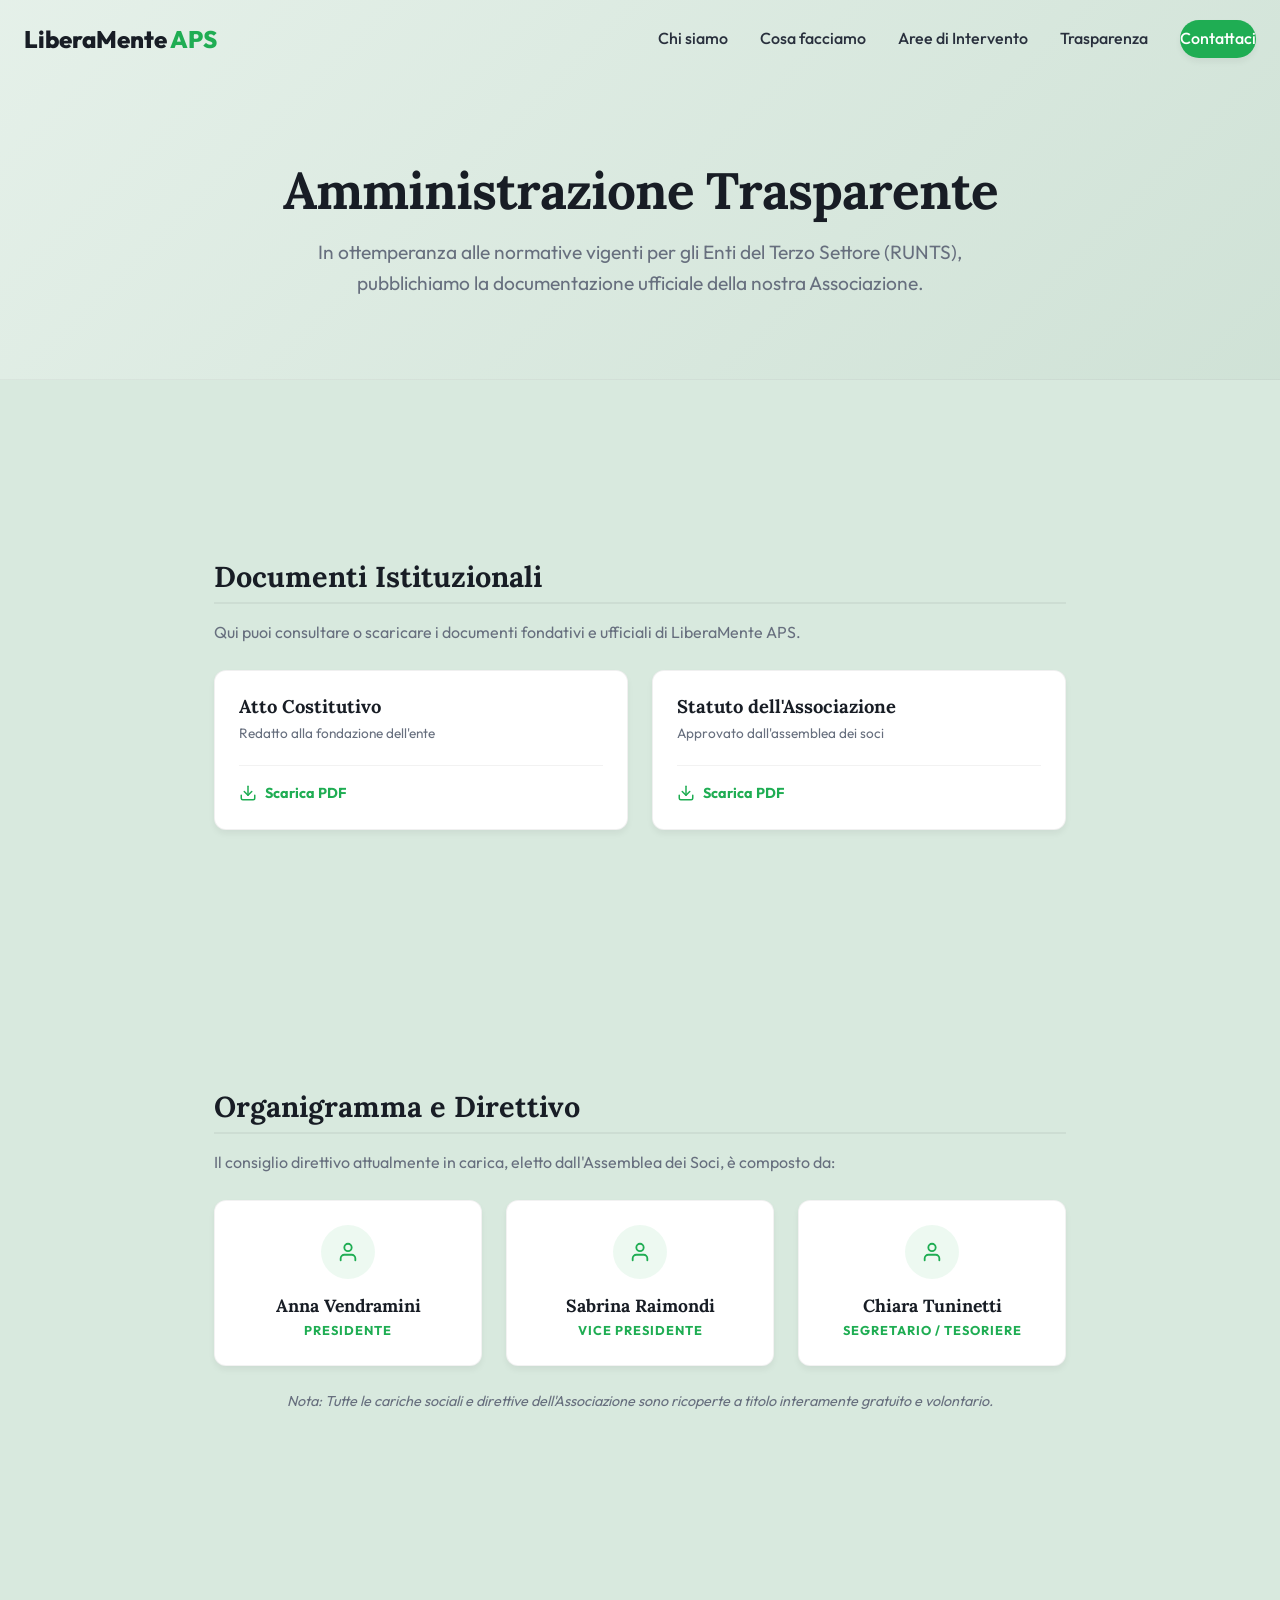
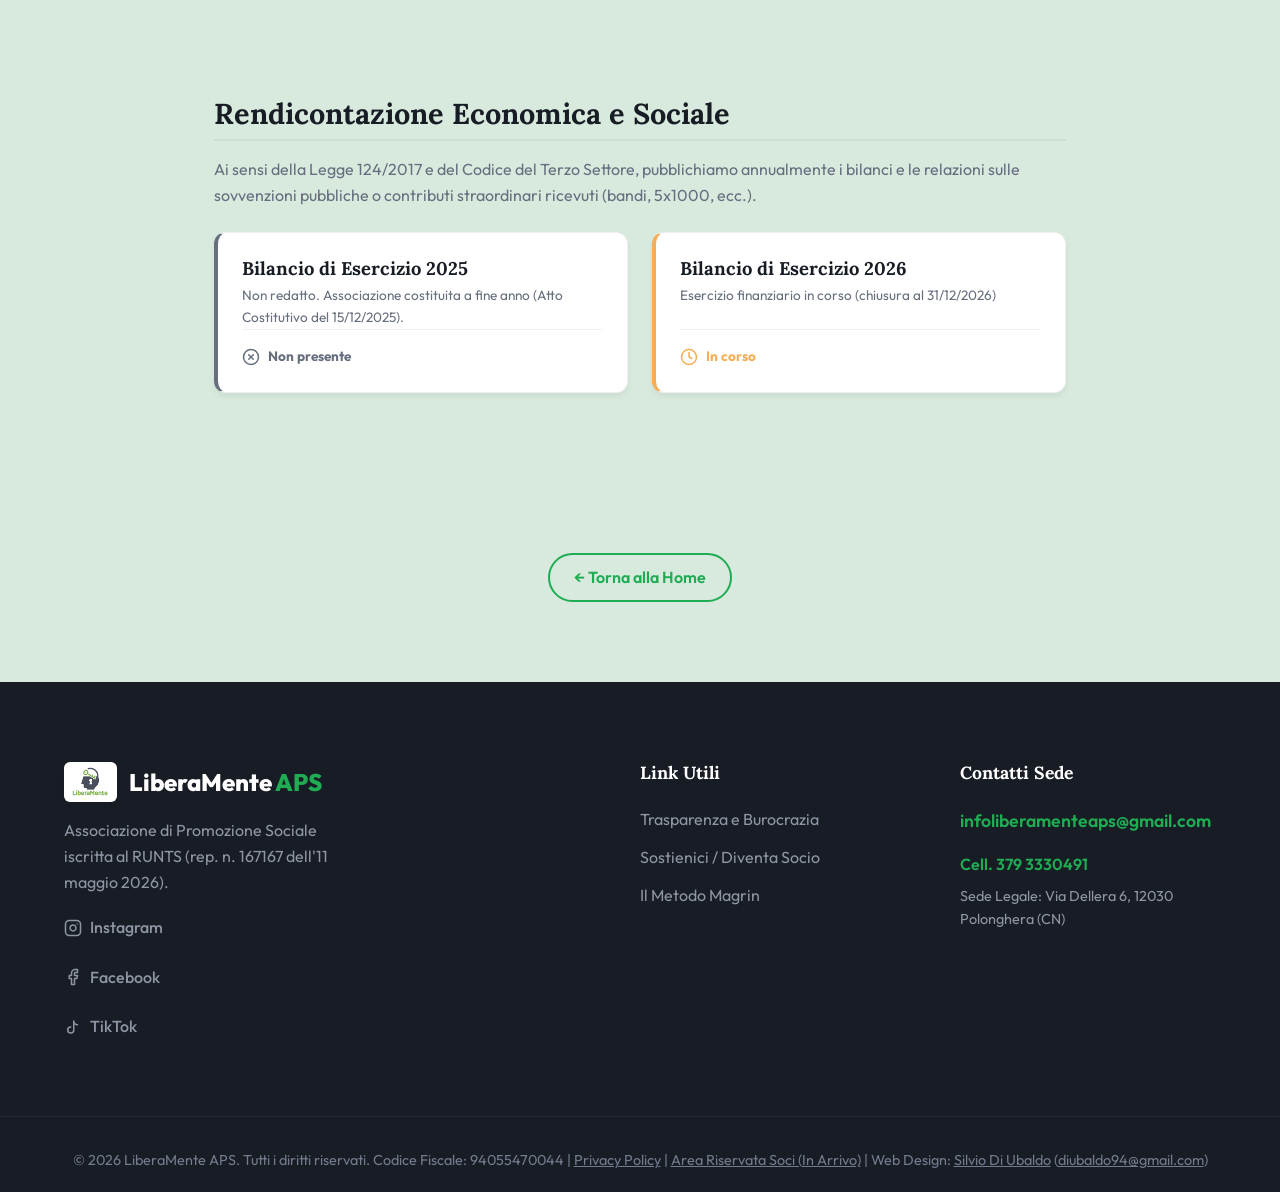
<file: trasparenza.html>
<!DOCTYPE html>
<html lang="it">

<head>
    <meta charset="UTF-8">
    <meta name="viewport" content="width=device-width, initial-scale=1.0">
    <title>Trasparenza e Statuto - LiberaMente APS</title>
    <meta name="description"
        content="Statuto, atto costitutivo e documenti istituzionali e amministrativi ufficiali di LiberaMente APS. Sezione dedicata alla trasparenza dell'Associazione.">
    <link href="https://fonts.googleapis.com/css2?family=Inter:wght@300;400;600;800&display=swap" rel="stylesheet">
    <link rel="stylesheet" href="style.css?v=1.5.a999d058">
    <link rel="icon" type="image/jpeg" href="images/logo_aps.jpeg">
    <link rel="canonical" href="https://liberamenteaps.com/trasparenza.html">

    <!-- Open Graph / Facebook -->
    <meta property="og:type" content="website">
    <meta property="og:url" content="https://liberamenteaps.com/trasparenza.html">
    <meta property="og:title" content="Trasparenza e Statuto - LiberaMente APS">
    <meta property="og:description"
        content="Statuto, atto costitutivo e documenti istituzionali e amministrativi ufficiali di LiberaMente APS. Sezione dedicata alla trasparenza dell'Associazione.">
    <meta property="og:image" content="https://liberamenteaps.com/images/logo_aps.jpeg">
</head>

<body>
    <header class="navbar" id="navbar">
    <a href="index.html" class="logo">
        <span>LiberaMente <span class="accent">APS</span></span>
    </a>
    <button class="menu-toggle" id="menuToggle" aria-label="Apri menu">
        <span class="hamburger"></span>
    </button>
    <nav id="navMenu">
        <a href="index.html#chi-siamo">Chi siamo</a>
        <a href="index.html#cosa-facciamo">Cosa facciamo</a>
        <a href="index.html#progetti">Aree di Intervento</a>
        <a href="trasparenza.html">Trasparenza</a>
        <a href="index.html#contatti" class="btn-primary">Contattaci</a>
    </nav>
</header>

    <div class="page-header">
        <div class="container">
            <h1>Amministrazione Trasparente</h1>
            <p>In ottemperanza alle normative vigenti per gli Enti del Terzo Settore (RUNTS), pubblichiamo la
                documentazione ufficiale della nostra Associazione.</p>
        </div>
    </div>

    <div class="page-content">
        <div class="container trasparenza-container">

            <!-- Documenti Istituzionali -->
            <section class="trasparenza-section">
                <h2>Documenti Istituzionali</h2>
                <p>Qui puoi consultare o scaricare i documenti fondativi e ufficiali di LiberaMente APS.</p>

                <div class="doc-grid">
                    <div class="doc-card">
                        <div class="doc-card-header">
                            <h4>Atto Costitutivo</h4>
                            <p>Redatto alla fondazione dell'ente</p>
                        </div>
                        <div class="doc-card-action">
                            <a href="atto-costitutivo-apsliberamente-151225.pdf" class="btn-download" target="_blank"
                                rel="noopener">
                                <svg viewBox="0 0 24 24" width="18" height="18" fill="none" stroke="currentColor"
                                    stroke-width="2" stroke-linecap="round" stroke-linejoin="round">
                                    <path d="M21 15v4a2 2 0 0 1-2 2H5a2 2 0 0 1-2-2v-4"></path>
                                    <polyline points="7 10 12 15 17 10"></polyline>
                                    <line x1="12" y1="15" x2="12" y2="3"></line>
                                </svg>
                                Scarica PDF
                            </a>
                        </div>
                    </div>
                    <div class="doc-card">
                        <div class="doc-card-header">
                            <h4>Statuto dell'Associazione</h4>
                            <p>Approvato dall'assemblea dei soci</p>
                        </div>
                        <div class="doc-card-action">
                            <a href="statuto_apsliberamente_110526.pdf" class="btn-download" target="_blank"
                                rel="noopener">
                                <svg viewBox="0 0 24 24" width="18" height="18" fill="none" stroke="currentColor"
                                    stroke-width="2" stroke-linecap="round" stroke-linejoin="round">
                                    <path d="M21 15v4a2 2 0 0 1-2 2H5a2 2 0 0 1-2-2v-4"></path>
                                    <polyline points="7 10 12 15 17 10"></polyline>
                                    <line x1="12" y1="15" x2="12" y2="3"></line>
                                </svg>
                                Scarica PDF
                            </a>
                        </div>
                    </div>
                </div>
            </section>

            <!-- Organigramma e Direttivo -->
            <section class="trasparenza-section">
                <h2>Organigramma e Direttivo</h2>
                <p>Il consiglio direttivo attualmente in carica, eletto dall'Assemblea dei Soci, è composto da:</p>

                <div class="direttivo-grid">
                    <div class="direttivo-card">
                        <div class="avatar-placeholder">
                            <svg viewBox="0 0 24 24" width="22" height="22" fill="none" stroke="currentColor"
                                stroke-width="2" stroke-linecap="round" stroke-linejoin="round">
                                <path d="M20 21v-2a4 4 0 0 0-4-4H8a4 4 0 0 0-4 4v2"></path>
                                <circle cx="12" cy="7" r="4"></circle>
                            </svg>
                        </div>
                        <h4>Anna Vendramini</h4>
                        <p>Presidente</p>
                    </div>
                    <div class="direttivo-card">
                        <div class="avatar-placeholder">
                            <svg viewBox="0 0 24 24" width="22" height="22" fill="none" stroke="currentColor"
                                stroke-width="2" stroke-linecap="round" stroke-linejoin="round">
                                <path d="M20 21v-2a4 4 0 0 0-4-4H8a4 4 0 0 0-4 4v2"></path>
                                <circle cx="12" cy="7" r="4"></circle>
                            </svg>
                        </div>
                        <h4>Sabrina Raimondi</h4>
                        <p>Vice Presidente</p>
                    </div>
                    <div class="direttivo-card">
                        <div class="avatar-placeholder">
                            <svg viewBox="0 0 24 24" width="22" height="22" fill="none" stroke="currentColor"
                                stroke-width="2" stroke-linecap="round" stroke-linejoin="round">
                                <path d="M20 21v-2a4 4 0 0 0-4-4H8a4 4 0 0 0-4 4v2"></path>
                                <circle cx="12" cy="7" r="4"></circle>
                            </svg>
                        </div>
                        <h4>Chiara Tuninetti</h4>
                        <p>Segretario / Tesoriere</p>
                    </div>
                </div>
                <p
                    style="margin-top: 24px; font-size: 0.9rem; color: var(--text-muted); font-style: italic; text-align: center;">
                    Nota: Tutte le cariche sociali e direttive dell'Associazione sono ricoperte a titolo interamente
                    gratuito e volontario.</p>
            </section>

            <!-- Rendicontazione Economica e Sociale -->
            <section class="trasparenza-section">
                <h2>Rendicontazione Economica e Sociale</h2>
                <p>Ai sensi della Legge 124/2017 e del Codice del Terzo Settore, pubblichiamo annualmente i bilanci e le
                    relazioni sulle sovvenzioni pubbliche o contributi straordinari ricevuti (bandi, 5x1000, ecc.).</p>

                <div class="doc-grid">
                    <!-- Bilancio 2025 (Non redatto) -->
                    <div class="doc-card" style="border-left: 4px solid var(--text-muted);">
                        <div class="doc-card-header" style="margin-bottom: 0;">
                            <h4>Bilancio di Esercizio 2025</h4>
                            <p>Non redatto. Associazione costituita a fine anno (Atto Costitutivo del 15/12/2025).</p>
                        </div>
                        <div class="doc-card-action waiting">
                            <span
                                style="display: flex; align-items: center; gap: 8px; color: var(--text-muted); font-weight: 700;">
                                <svg viewBox="0 0 24 24" width="18" height="18" fill="none" stroke="currentColor"
                                    stroke-width="2" stroke-linecap="round" stroke-linejoin="round">
                                    <circle cx="12" cy="12" r="10"></circle>
                                    <line x1="15" y1="9" x2="9" y2="15"></line>
                                    <line x1="9" y1="9" x2="15" y2="15"></line>
                                </svg>
                                Non presente
                            </span>
                        </div>
                    </div>
                    <!-- Bilancio 2026 (In corso) -->
                    <div class="doc-card" style="border-left: 4px solid #f6ad55;">
                        <div class="doc-card-header" style="margin-bottom: 0;">
                            <h4>Bilancio di Esercizio 2026</h4>
                            <p>Esercizio finanziario in corso (chiusura al 31/12/2026)</p>
                        </div>
                        <div class="doc-card-action waiting">
                            <span
                                style="display: flex; align-items: center; gap: 8px; color: #f6ad55; font-weight: 700;">
                                <svg viewBox="0 0 24 24" width="18" height="18" fill="none" stroke="currentColor"
                                    stroke-width="2" stroke-linecap="round" stroke-linejoin="round">
                                    <circle cx="12" cy="12" r="10"></circle>
                                    <polyline points="12 6 12 12 16 14"></polyline>
                                </svg>
                                In corso
                            </span>
                        </div>
                    </div>
                </div>
            </section>

            <div style="margin-top: 50px; text-align: center;">
                <a href="index.html" class="btn-outline">&larr; Torna alla Home</a>
            </div>
        </div>
    </div>

    <footer id="contatti">
    <div class="container footer-content">
        <div class="footer-col">
            <div class="logo">
                <img src="images/logo_aps.jpeg" alt="Logo LiberaMente APS" class="logo-img">
                <span>LiberaMente <span class="accent">APS</span></span>
            </div>
            <p class="footer-desc">Associazione di Promozione Sociale iscritta al RUNTS (rep. n. 167167 dell'11 maggio 2026).</p>
            <div class="footer-social-links">
                <a href="https://www.instagram.com/ass.liberamenteaps/" target="_blank" rel="noopener" class="footer-social-link instagram" aria-label="Seguici su Instagram">
                    <svg viewBox="0 0 24 24" width="18" height="18" fill="none" stroke="currentColor" stroke-width="2" stroke-linecap="round" stroke-linejoin="round">
                        <rect x="2" y="2" width="20" height="20" rx="5" ry="5"></rect>
                        <path d="M16 11.37A4 4 0 1 1 12.63 8 4 4 0 0 1 16 11.37z"></path>
                        <line x1="17.5" y1="6.5" x2="17.51" y2="6.5"></line>
                    </svg>
                    <span>Instagram</span>
                </a>
                <a href="https://www.facebook.com/share/1Efa2sazz6/" target="_blank" rel="noopener" class="footer-social-link facebook" aria-label="Seguici su Facebook">
                    <svg viewBox="0 0 24 24" width="18" height="18" fill="none" stroke="currentColor" stroke-width="2" stroke-linecap="round" stroke-linejoin="round">
                        <path d="M18 2h-3a5 5 0 0 0-5 5v3H7v4h3v8h4v-8h3l1-4h-4V7a1 1 0 0 1 1-1h3z"></path>
                    </svg>
                    <span>Facebook</span>
                </a>
                <a href="https://www.tiktok.com/@ass.liberamenteaps" target="_blank" rel="noopener" class="footer-social-link tiktok" aria-label="Seguici su TikTok">
                    <svg viewBox="0 0 24 24" width="18" height="18" fill="none" stroke="currentColor" stroke-width="2" stroke-linecap="round" stroke-linejoin="round">
                        <path d="M9 12a4 4 0 1 0 4 4V4a5 5 0 0 0 5 5"></path>
                    </svg>
                    <span>TikTok</span>
                </a>
            </div>
        </div>
        <div class="footer-col">
            <h4>Link Utili</h4>
            <a href="trasparenza.html">Trasparenza e Burocrazia</a>
            <a href="index.html#sostienici">Sostienici / Diventa Socio</a>
            <a href="https://andreamagrin.com" target="_blank" rel="noopener">Il Metodo Magrin</a>
        </div>
        <div class="footer-col">
            <h4>Contatti Sede</h4>
            <a href="mailto:infoliberamenteaps@gmail.com" class="contact-link">infoliberamenteaps@gmail.com</a>
            <p class="contact-phone" style="margin-bottom: 8px; color: var(--primary-color); font-weight: 600;">Cell. 379 3330491</p>
            <p class="address">Sede Legale: Via Dellera 6, 12030 Polonghera (CN)</p>
        </div>
    </div>
    <div class="footer-bottom">
        <p>&copy; 2026 LiberaMente APS. Tutti i diritti riservati. Codice Fiscale: 94055470044 | <a href="privacy.html" style="color: inherit; text-decoration: underline;">Privacy Policy</a> | <a href="#" style="color: inherit; text-decoration: underline;">Area Riservata Soci (In Arrivo)</a> | Web Design: <a href="https://www.linkedin.com/in/silvio-diubaldo/" target="_blank" rel="noopener" style="color: inherit; text-decoration: underline;">Silvio Di Ubaldo</a> (<a href="mailto:diubaldo94@gmail.com" style="color: inherit; text-decoration: underline;">diubaldo94@gmail.com</a>)</p>
    </div>
</footer>
    <script src="script.js"></script>
</body>

</html>
</file>
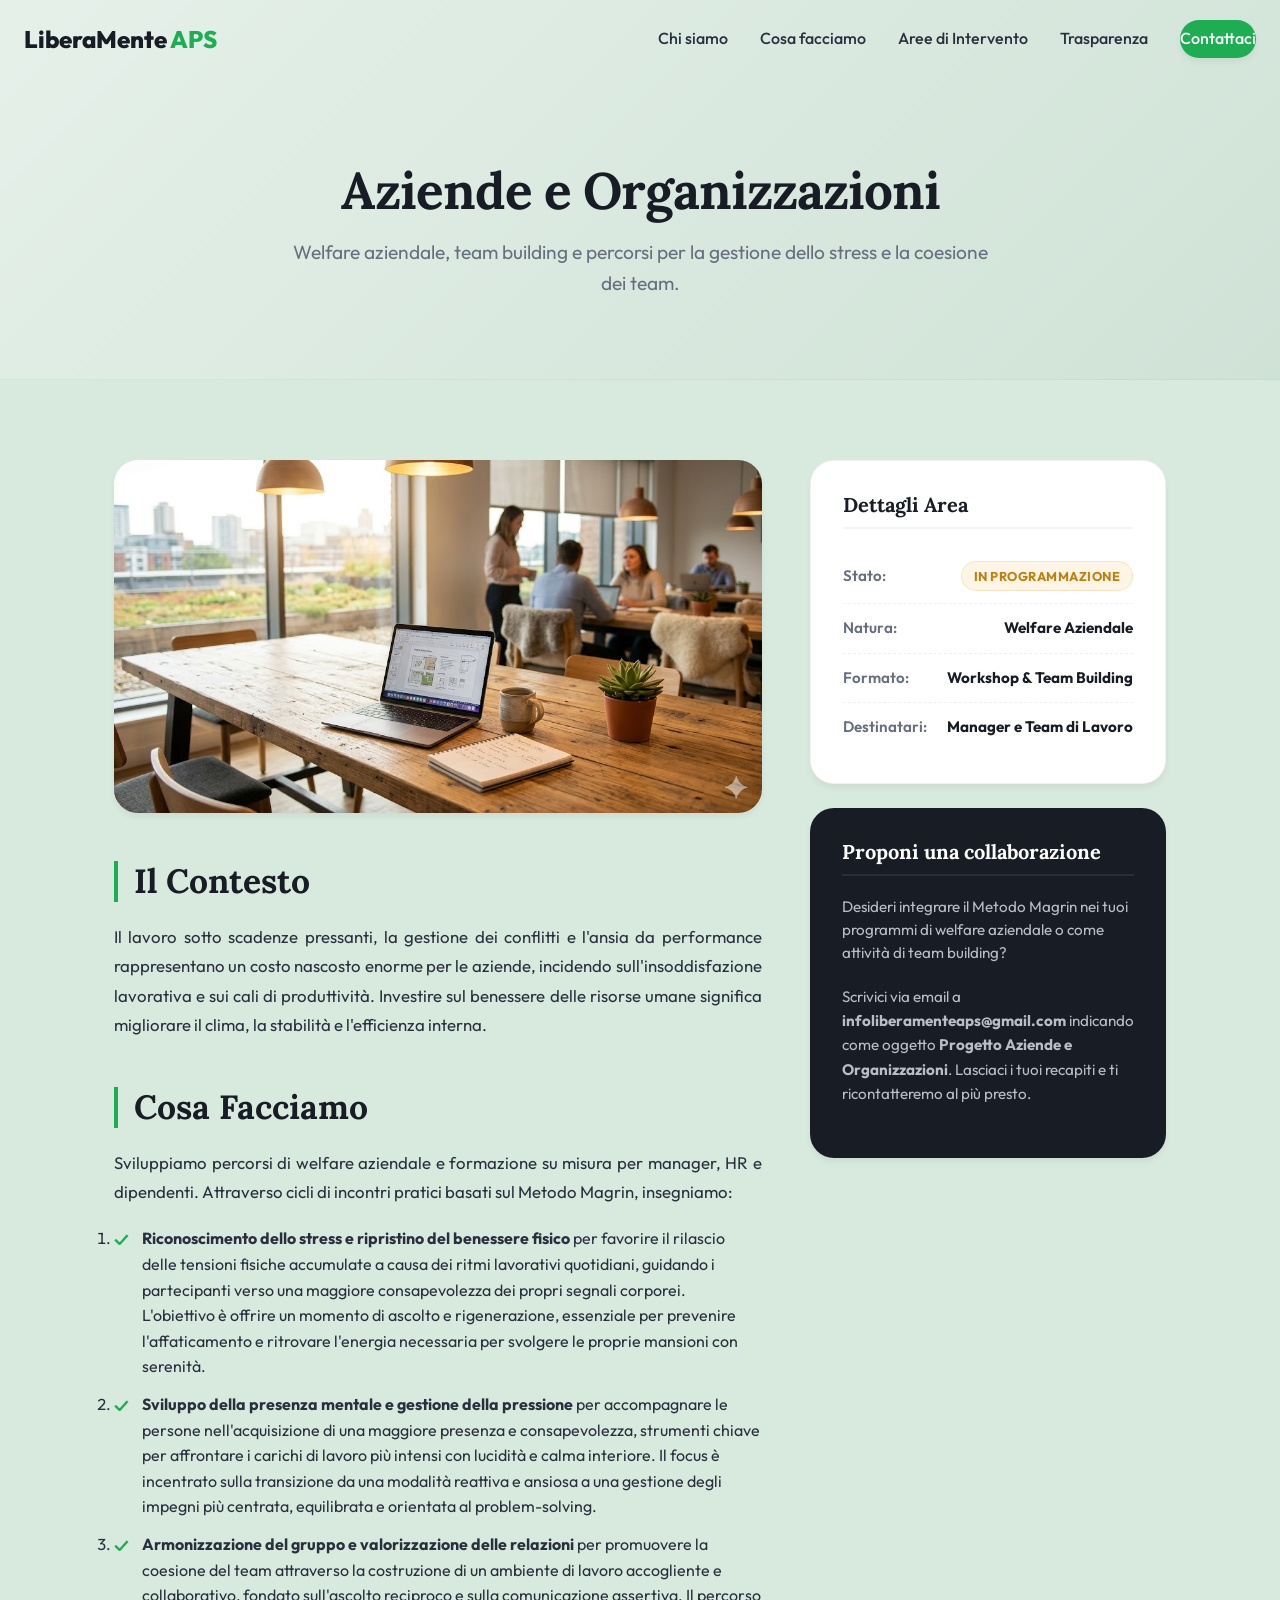
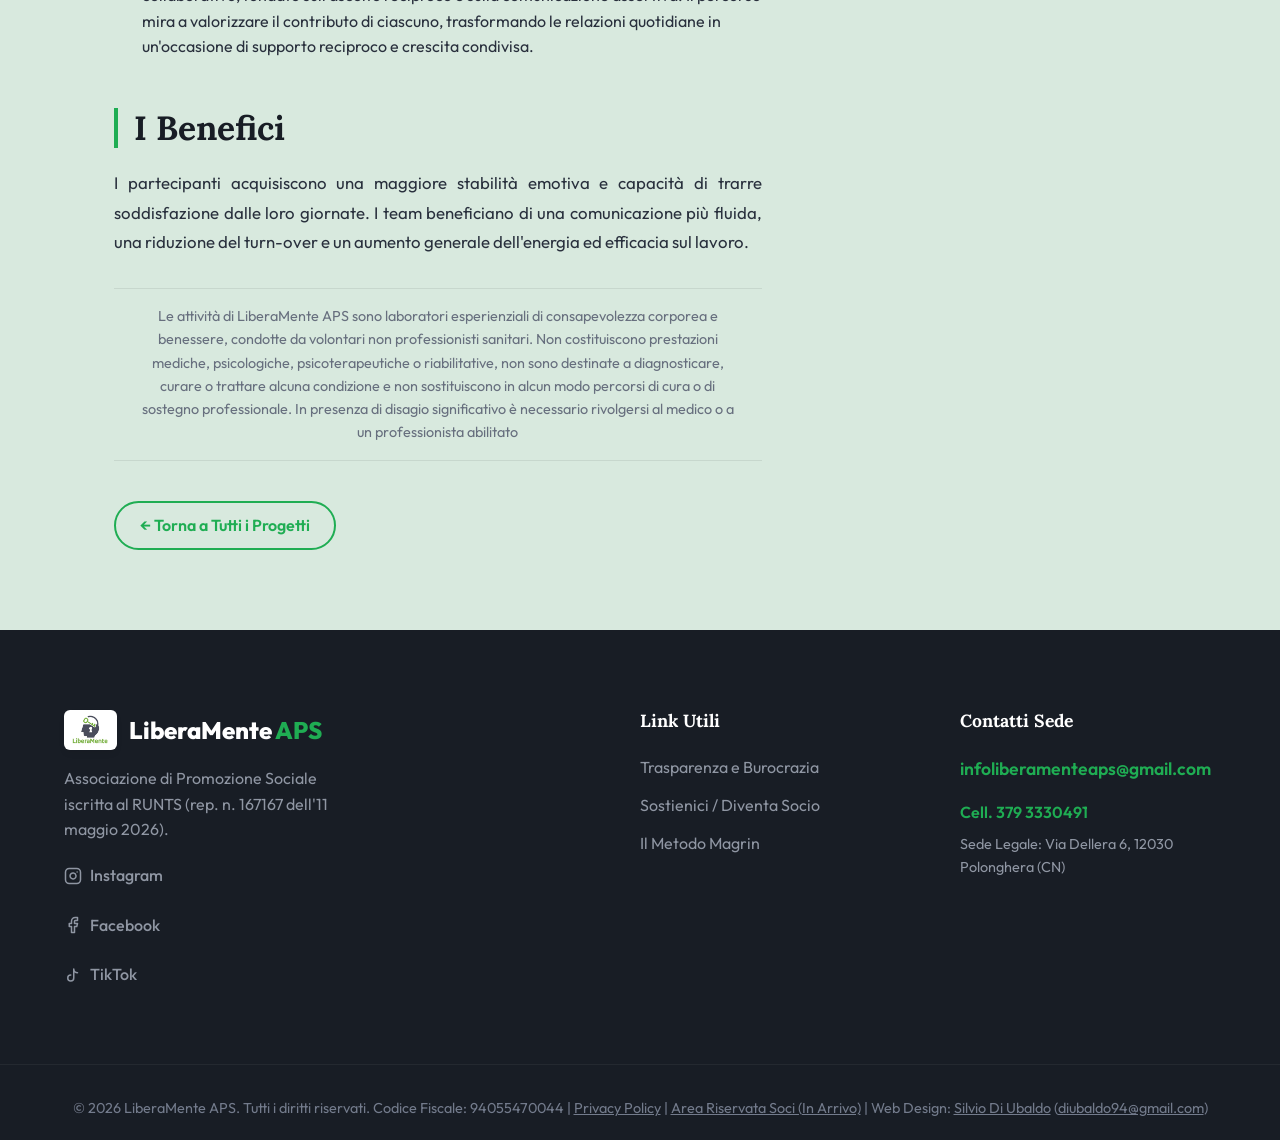
<file: progetti/aziende.html>
<!DOCTYPE html>
<html lang="it">
<head>
    <meta charset="UTF-8">
    <meta name="viewport" content="width=device-width, initial-scale=1.0">
    <title>Aziende e Organizzazioni - LiberaMente APS</title>
    <meta name="description" content="Programmi di welfare aziendale, percorsi per la gestione dello stress lavorativo e attività di team building attraverso il Metodo Magrin.">
    <link href="https://fonts.googleapis.com/css2?family=Inter:wght@300;400;600;800&display=swap" rel="stylesheet">
    <link rel="stylesheet" href="../style.css?v=1.5.a999d058">
    <link rel="icon" type="image/jpeg" href="../images/logo_aps.jpeg">
    <link rel="canonical" href="https://liberamenteaps.com/progetti/aziende.html">
    
    <!-- Open Graph / Facebook -->
    <meta property="og:type" content="website">
    <meta property="og:url" content="https://liberamenteaps.com/progetti/aziende.html">
    <meta property="og:title" content="Aziende e Organizzazioni - LiberaMente APS">
    <meta property="og:description" content="Programmi di welfare aziendale, percorsi per la gestione dello stress lavorativo e attività di team building attraverso il Metodo Magrin.">
    <meta property="og:image" content="https://liberamenteaps.com/images/aziende.jpg">
</head>
<body>
    <header class="navbar" id="navbar">
    <a href="../index.html" class="logo">
        <span>LiberaMente <span class="accent">APS</span></span>
    </a>
    <button class="menu-toggle" id="menuToggle" aria-label="Apri menu">
        <span class="hamburger"></span>
    </button>
    <nav id="navMenu">
        <a href="../index.html#chi-siamo">Chi siamo</a>
        <a href="../index.html#cosa-facciamo">Cosa facciamo</a>
        <a href="../index.html#progetti">Aree di Intervento</a>
        <a href="../trasparenza.html">Trasparenza</a>
        <a href="../index.html#contatti" class="btn-primary">Contattaci</a>
    </nav>
</header>

    <div class="page-header">
        <div class="container">
            <h1>Aziende e Organizzazioni</h1>
            <p>Welfare aziendale, team building e percorsi per la gestione dello stress e la coesione dei team.</p>
        </div>
    </div>

    <div class="page-content">
        <div class="container content-wrapper">
            <div class="project-main-content">
                <img src="../images/aziende.jpg" alt="Progetto Aziende e Organizzazioni" class="project-banner-img">
                <h2>Il Contesto</h2>
                <p>Il lavoro sotto scadenze pressanti, la gestione dei conflitti e l'ansia da performance rappresentano un costo nascosto enorme per le aziende, incidendo sull'insoddisfazione lavorativa e sui cali di produttività. Investire sul benessere delle risorse umane significa migliorare il clima, la stabilità e l'efficienza interna.</p>
                
                <h2>Cosa Facciamo</h2>
                <p>Sviluppiamo percorsi di welfare aziendale e formazione su misura per manager, HR e dipendenti. Attraverso cicli di incontri pratici basati sul Metodo Magrin, insegniamo:</p>
                <ol>
                    <li><strong>Riconoscimento dello stress e ripristino del benessere fisico</strong> per favorire il rilascio delle tensioni fisiche accumulate a causa dei ritmi lavorativi quotidiani, guidando i partecipanti verso una maggiore consapevolezza dei propri segnali corporei. L'obiettivo è offrire un momento di ascolto e rigenerazione, essenziale per prevenire l'affaticamento e ritrovare l'energia necessaria per svolgere le proprie mansioni con serenità.</li>
                    <li><strong>Sviluppo della presenza mentale e gestione della pressione</strong> per accompagnare le persone nell'acquisizione di una maggiore presenza e consapevolezza, strumenti chiave per affrontare i carichi di lavoro più intensi con lucidità e calma interiore. Il focus è incentrato sulla transizione da una modalità reattiva e ansiosa a una gestione degli impegni più centrata, equilibrata e orientata al problem-solving.</li>
                    <li><strong>Armonizzazione del gruppo e valorizzazione delle relazioni</strong> per promuovere la coesione del team attraverso la costruzione di un ambiente di lavoro accogliente e collaborativo, fondato sull'ascolto reciproco e sulla comunicazione assertiva. Il percorso mira a valorizzare il contributo di ciascuno, trasformando le relazioni quotidiane in un'occasione di supporto reciproco e crescita condivisa.</li>
                </ol>

                <h2>I Benefici</h2>
                <p>I partecipanti acquisiscono una maggiore stabilità emotiva e capacità di trarre soddisfazione dalle loro giornate. I team beneficiano di una comunicazione più fluida, una riduzione del turn-over e un aumento generale dell'energia ed efficacia sul lavoro.</p>
                
                <div class="legal-disclaimer">
                    <p>Le attività di LiberaMente APS sono laboratori esperienziali di consapevolezza corporea e benessere, condotte da volontari non professionisti sanitari. Non costituiscono prestazioni mediche, psicologiche, psicoterapeutiche o riabilitative, non sono destinate a diagnosticare, curare o trattare alcuna condizione e non sostituiscono in alcun modo percorsi di cura o di sostegno professionale. In presenza di disagio significativo è necessario rivolgersi al medico o a un professionista abilitato</p>
                </div>

                <div style="margin-top: 40px; text-align: left;">
                    <a href="../index.html#progetti" class="btn-outline">&larr; Torna a Tutti i Progetti</a>
                </div>
            </div>

            <div class="project-sidebar">
                <div class="sidebar-card">
                    <h4>Dettagli Area</h4>
                    <div class="info-row">
                        <span class="info-label">Stato:</span>
                        <span class="info-value"><span class="status-badge planning">In Programmazione</span></span>
                    </div>
                    <div class="info-row">
                        <span class="info-label">Natura:</span>
                        <span class="info-value">Welfare Aziendale</span>
                    </div>
                    <div class="info-row">
                        <span class="info-label">Formato:</span>
                        <span class="info-value">Workshop & Team Building</span>
                    </div>
                    <div class="info-row">
                        <span class="info-label">Destinatari:</span>
                        <span class="info-value">Manager e Team di Lavoro</span>
                    </div>
                </div>

                <div class="sidebar-card sidebar-action-card">
                    <h4>Proponi una collaborazione</h4>
                    <p>Desideri integrare il Metodo Magrin nei tuoi programmi di welfare aziendale o come attività di team building?</p>
                    <p style="margin-top: 16px; font-size: 0.95rem; line-height: 1.6;">
                        Scrivici via email a <strong>infoliberamenteaps@gmail.com</strong> indicando come oggetto <strong>Progetto Aziende e Organizzazioni</strong>. Lasciaci i tuoi recapiti e ti ricontatteremo al più presto.
                    </p>
                </div>
            </div>
        </div>
    </div>

    <footer id="contatti">
    <div class="container footer-content">
        <div class="footer-col">
            <div class="logo">
                <img src="../images/logo_aps.jpeg" alt="Logo LiberaMente APS" class="logo-img">
                <span>LiberaMente <span class="accent">APS</span></span>
            </div>
            <p class="footer-desc">Associazione di Promozione Sociale iscritta al RUNTS (rep. n. 167167 dell'11 maggio 2026).</p>
            <div class="footer-social-links">
                <a href="https://www.instagram.com/ass.liberamenteaps/" target="_blank" rel="noopener" class="footer-social-link instagram" aria-label="Seguici su Instagram">
                    <svg viewBox="0 0 24 24" width="18" height="18" fill="none" stroke="currentColor" stroke-width="2" stroke-linecap="round" stroke-linejoin="round">
                        <rect x="2" y="2" width="20" height="20" rx="5" ry="5"></rect>
                        <path d="M16 11.37A4 4 0 1 1 12.63 8 4 4 0 0 1 16 11.37z"></path>
                        <line x1="17.5" y1="6.5" x2="17.51" y2="6.5"></line>
                    </svg>
                    <span>Instagram</span>
                </a>
                <a href="https://www.facebook.com/share/1Efa2sazz6/" target="_blank" rel="noopener" class="footer-social-link facebook" aria-label="Seguici su Facebook">
                    <svg viewBox="0 0 24 24" width="18" height="18" fill="none" stroke="currentColor" stroke-width="2" stroke-linecap="round" stroke-linejoin="round">
                        <path d="M18 2h-3a5 5 0 0 0-5 5v3H7v4h3v8h4v-8h3l1-4h-4V7a1 1 0 0 1 1-1h3z"></path>
                    </svg>
                    <span>Facebook</span>
                </a>
                <a href="https://www.tiktok.com/@ass.liberamenteaps" target="_blank" rel="noopener" class="footer-social-link tiktok" aria-label="Seguici su TikTok">
                    <svg viewBox="0 0 24 24" width="18" height="18" fill="none" stroke="currentColor" stroke-width="2" stroke-linecap="round" stroke-linejoin="round">
                        <path d="M9 12a4 4 0 1 0 4 4V4a5 5 0 0 0 5 5"></path>
                    </svg>
                    <span>TikTok</span>
                </a>
            </div>
        </div>
        <div class="footer-col">
            <h4>Link Utili</h4>
            <a href="../trasparenza.html">Trasparenza e Burocrazia</a>
            <a href="../index.html#sostienici">Sostienici / Diventa Socio</a>
            <a href="https://andreamagrin.com" target="_blank" rel="noopener">Il Metodo Magrin</a>
        </div>
        <div class="footer-col">
            <h4>Contatti Sede</h4>
            <a href="mailto:infoliberamenteaps@gmail.com" class="contact-link">infoliberamenteaps@gmail.com</a>
            <p class="contact-phone" style="margin-bottom: 8px; color: var(--primary-color); font-weight: 600;">Cell. 379 3330491</p>
            <p class="address">Sede Legale: Via Dellera 6, 12030 Polonghera (CN)</p>
        </div>
    </div>
    <div class="footer-bottom">
        <p>&copy; 2026 LiberaMente APS. Tutti i diritti riservati. Codice Fiscale: 94055470044 | <a href="../privacy.html" style="color: inherit; text-decoration: underline;">Privacy Policy</a> | <a href="#" style="color: inherit; text-decoration: underline;">Area Riservata Soci (In Arrivo)</a> | Web Design: <a href="https://www.linkedin.com/in/silvio-diubaldo/" target="_blank" rel="noopener" style="color: inherit; text-decoration: underline;">Silvio Di Ubaldo</a> (<a href="mailto:diubaldo94@gmail.com" style="color: inherit; text-decoration: underline;">diubaldo94@gmail.com</a>)</p>
    </div>
</footer>
    <script src="../script.js"></script>
</body>
</html>
</file>
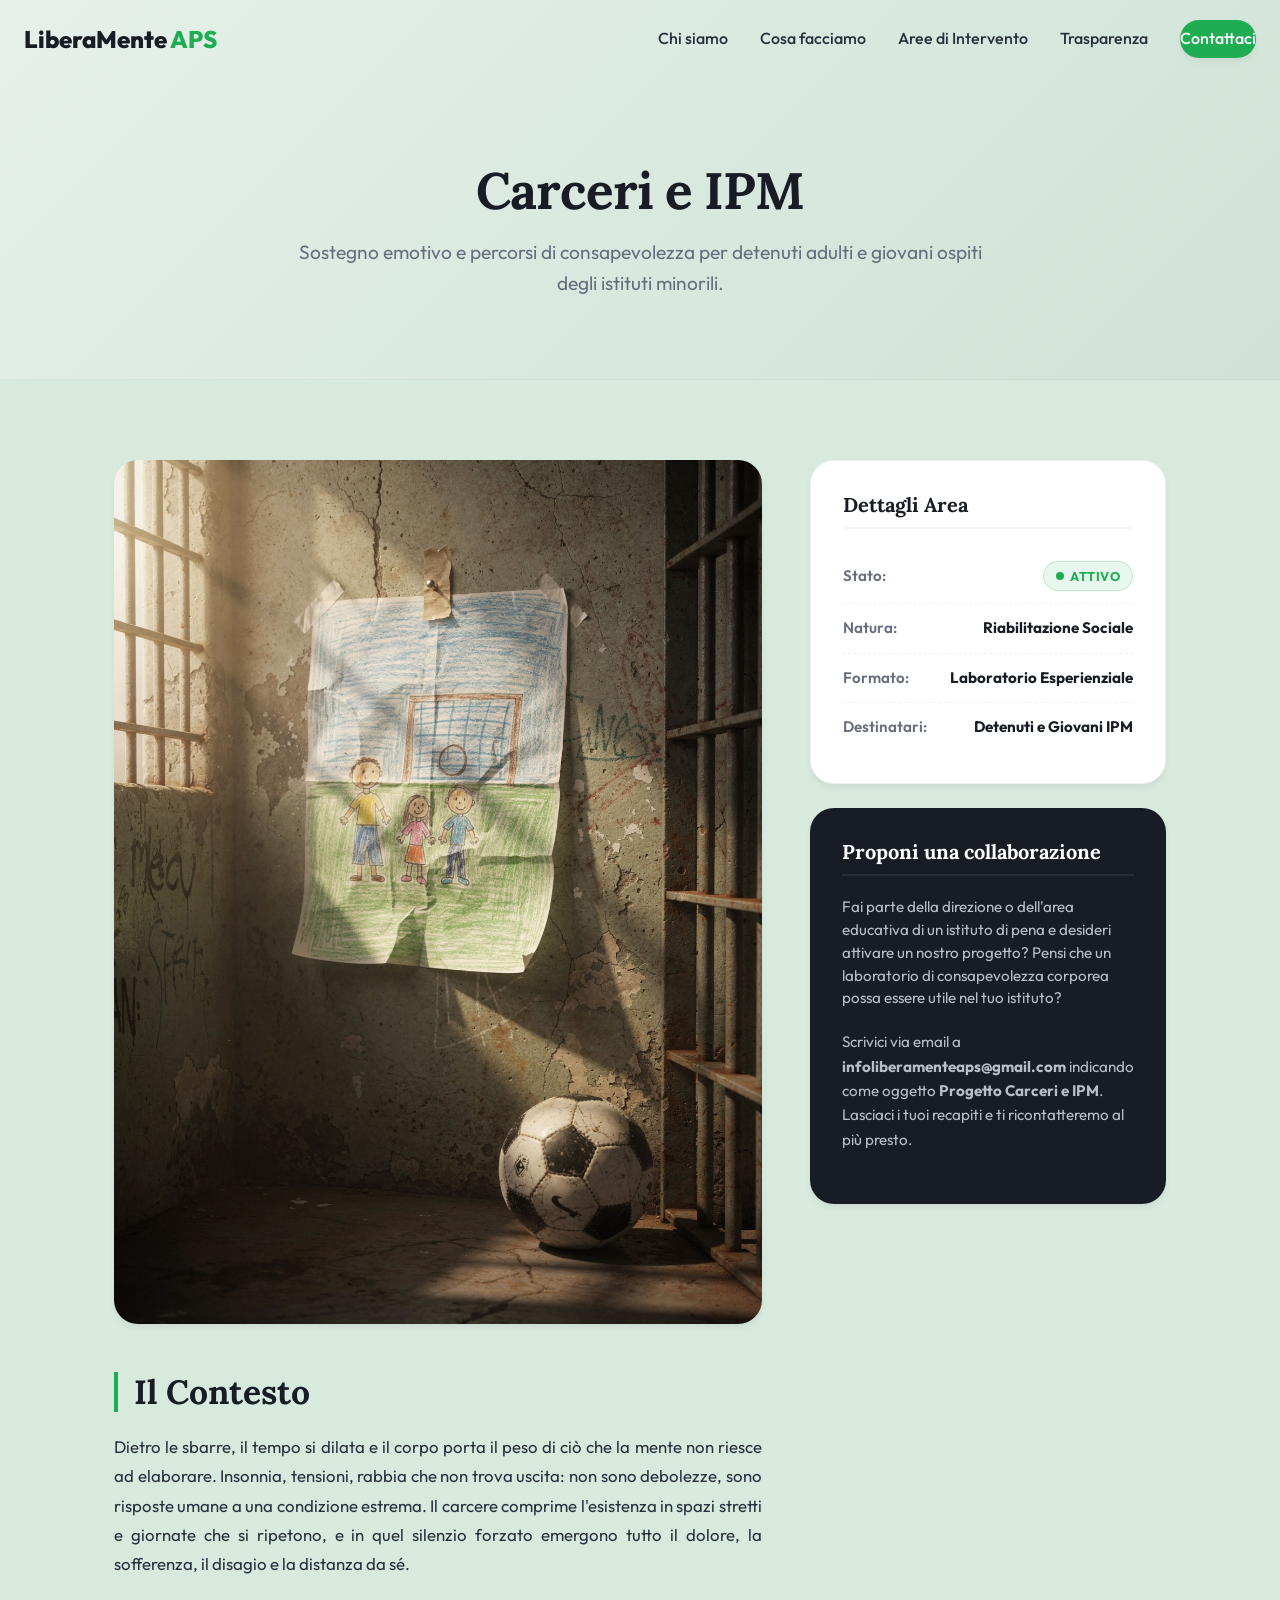
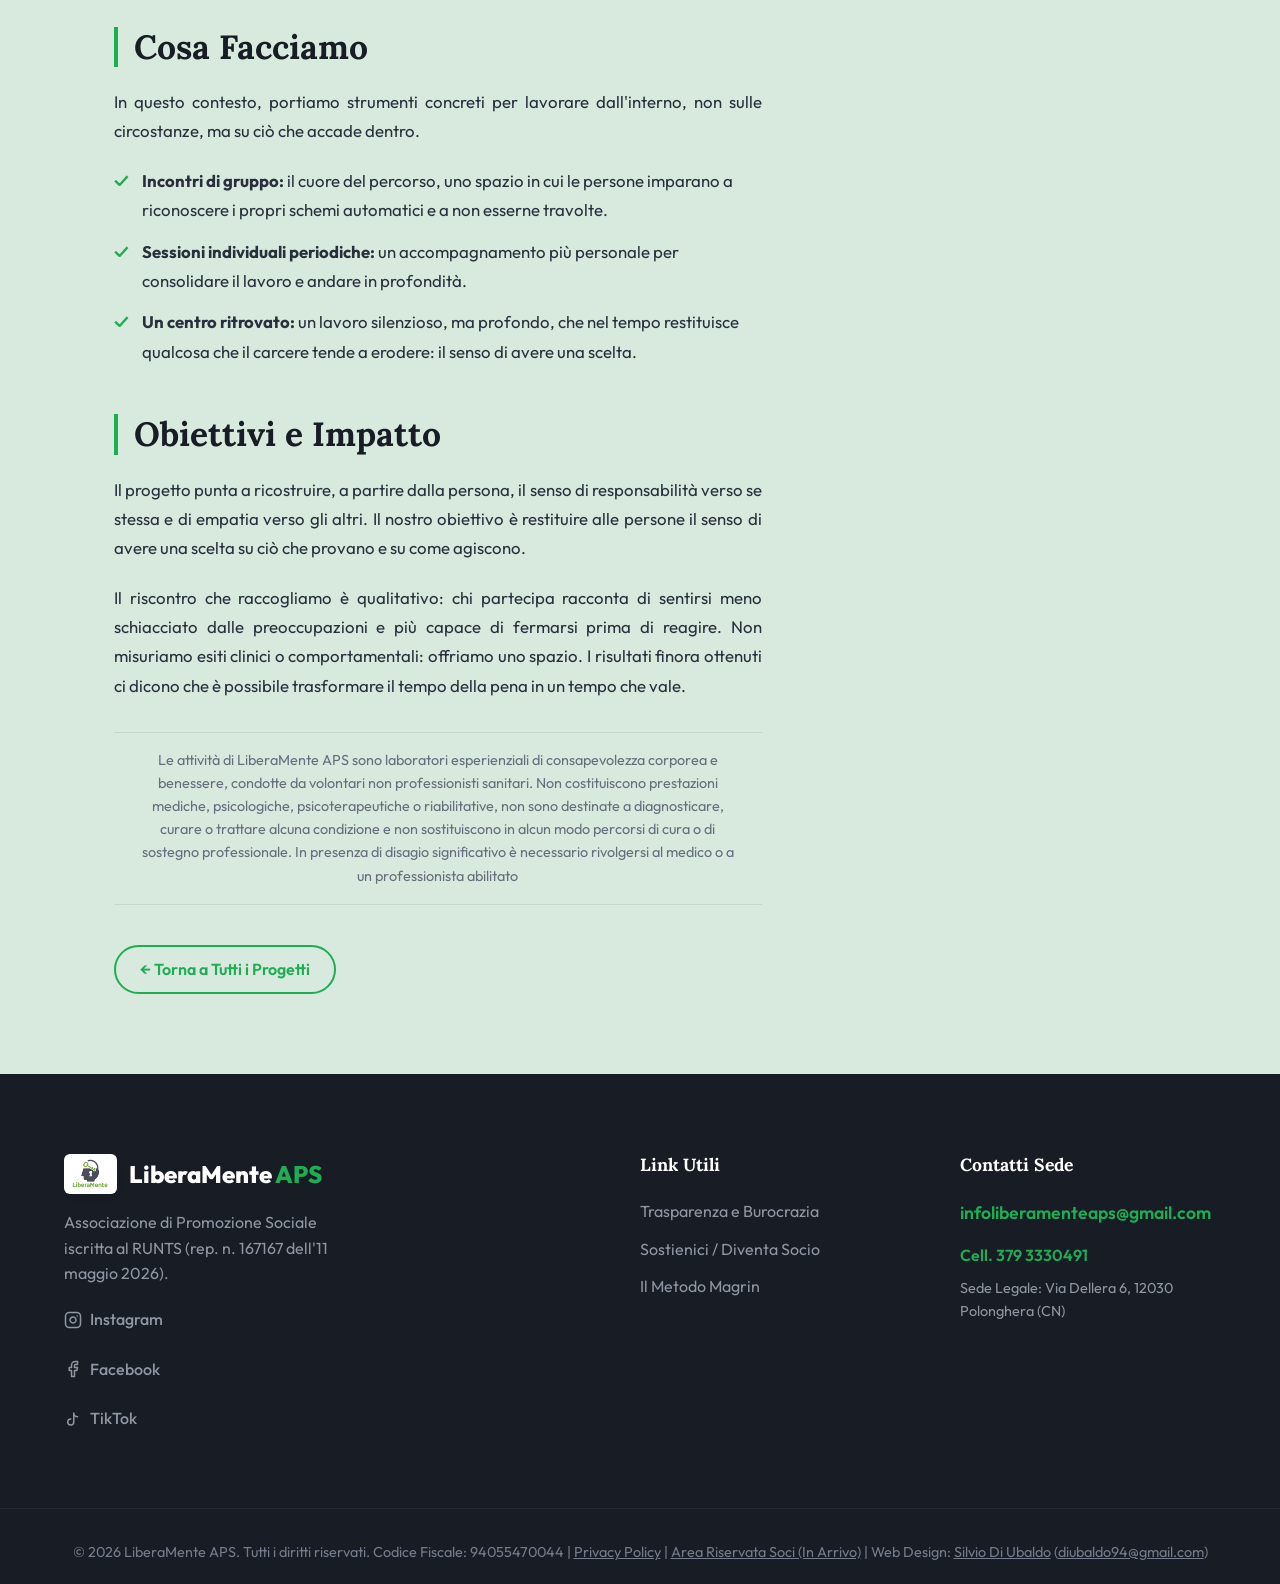
<file: progetti/carceri.html>
<!DOCTYPE html>
<html lang="it">
<head>
    <meta charset="UTF-8">
    <meta name="viewport" content="width=device-width, initial-scale=1.0">
    <title>Carceri e IPM - LiberaMente APS</title>
    <meta name="description" content="Sostegno emotivo e percorsi di consapevolezza corporea per detenuti e giovani ospiti degli istituti penitenziari minorili (IPM).">
    <link href="https://fonts.googleapis.com/css2?family=Lora:ital,wght@0,400..700;1,400..700&family=Outfit:wght@300;400;500;600;700;800&display=swap" rel="stylesheet">
    <link rel="stylesheet" href="../style.css?v=1.5.a999d058">
    <link rel="icon" type="image/jpeg" href="../images/logo_aps.jpeg">
    <link rel="canonical" href="https://liberamenteaps.com/progetti/carceri.html">
    
    <!-- Open Graph / Facebook -->
    <meta property="og:type" content="website">
    <meta property="og:url" content="https://liberamenteaps.com/progetti/carceri.html">
    <meta property="og:title" content="Carceri e IPM - LiberaMente APS">
    <meta property="og:description" content="Sostegno emotivo e percorsi di consapevolezza corporea per detenuti e giovani ospiti degli istituti penitenziari minorili (IPM).">
    <meta property="og:image" content="https://liberamenteaps.com/images/carcere.jpg">
</head>
<body>
    <header class="navbar" id="navbar">
    <a href="../index.html" class="logo">
        <span>LiberaMente <span class="accent">APS</span></span>
    </a>
    <button class="menu-toggle" id="menuToggle" aria-label="Apri menu">
        <span class="hamburger"></span>
    </button>
    <nav id="navMenu">
        <a href="../index.html#chi-siamo">Chi siamo</a>
        <a href="../index.html#cosa-facciamo">Cosa facciamo</a>
        <a href="../index.html#progetti">Aree di Intervento</a>
        <a href="../trasparenza.html">Trasparenza</a>
        <a href="../index.html#contatti" class="btn-primary">Contattaci</a>
    </nav>
</header>

    <div class="page-header">
        <div class="container">
            <h1>Carceri e IPM</h1>
            <p>Sostegno emotivo e percorsi di consapevolezza per detenuti adulti e giovani ospiti degli istituti minorili.</p>
        </div>
    </div>

    <div class="page-content">
        <div class="container content-wrapper">
            <div class="project-main-content">
                <img src="../images/carcere.jpg" alt="Progetto Carceri" class="project-banner-img">
                <h2>Il Contesto</h2>
                <p>Dietro le sbarre, il tempo si dilata e il corpo porta il peso di ciò che la mente non riesce ad elaborare. Insonnia, tensioni, rabbia che non trova uscita: non sono debolezze, sono risposte umane a una condizione estrema. Il carcere comprime l'esistenza in spazi stretti e giornate che si ripetono, e in quel silenzio forzato emergono tutto il dolore, la sofferenza, il disagio e la distanza da sé.</p>
                
                <h2>Cosa Facciamo</h2>
                <p>In questo contesto, portiamo strumenti concreti per lavorare dall'interno, non sulle circostanze, ma su ciò che accade dentro.</p>
                <ul>
                    <li><strong>Incontri di gruppo:</strong> il cuore del percorso, uno spazio in cui le persone imparano a riconoscere i propri schemi automatici e a non esserne travolte.</li>
                    <li><strong>Sessioni individuali periodiche:</strong> un accompagnamento più personale per consolidare il lavoro e andare in profondità.</li>
                    <li><strong>Un centro ritrovato:</strong> un lavoro silenzioso, ma profondo, che nel tempo restituisce qualcosa che il carcere tende a erodere: il senso di avere una scelta.</li>
                </ul>

                <h2>Obiettivi e Impatto</h2>
                <p>Il progetto punta a ricostruire, a partire dalla persona, il senso di responsabilità verso se stessa e di empatia verso gli altri. Il nostro obiettivo è restituire alle persone il senso di avere una scelta su ciò che provano e su come agiscono.</p>
                <p>Il riscontro che raccogliamo è qualitativo: chi partecipa racconta di sentirsi meno schiacciato dalle preoccupazioni e più capace di fermarsi prima di reagire. Non misuriamo esiti clinici o comportamentali: offriamo uno spazio. I risultati finora ottenuti ci dicono che è possibile trasformare il tempo della pena in un tempo che vale.</p>
                
                <div class="legal-disclaimer">
                    <p>Le attività di LiberaMente APS sono laboratori esperienziali di consapevolezza corporea e benessere, condotte da volontari non professionisti sanitari. Non costituiscono prestazioni mediche, psicologiche, psicoterapeutiche o riabilitative, non sono destinate a diagnosticare, curare o trattare alcuna condizione e non sostituiscono in alcun modo percorsi di cura o di sostegno professionale. In presenza di disagio significativo è necessario rivolgersi al medico o a un professionista abilitato</p>
                </div>

                <div style="margin-top: 40px; text-align: left;">
                    <a href="../index.html#progetti" class="btn-outline">&larr; Torna a Tutti i Progetti</a>
                </div>
            </div>

            <div class="project-sidebar">
                <div class="sidebar-card">
                    <h4>Dettagli Area</h4>
                    <div class="info-row">
                        <span class="info-label">Stato:</span>
                        <span class="info-value"><span class="status-badge active"><span class="pulse-dot"></span>Attivo</span></span>
                    </div>
                    <div class="info-row">
                        <span class="info-label">Natura:</span>
                        <span class="info-value">Riabilitazione Sociale</span>
                    </div>
                    <div class="info-row">
                        <span class="info-label">Formato:</span>
                        <span class="info-value">Laboratorio Esperienziale</span>
                    </div>
                    <div class="info-row">
                        <span class="info-label">Destinatari:</span>
                        <span class="info-value">Detenuti e Giovani IPM</span>
                    </div>
                </div>
                
                <div class="sidebar-card sidebar-action-card">
                    <h4>Proponi una collaborazione</h4>
                    <p>Fai parte della direzione o dell'area educativa di un istituto di pena e desideri attivare un nostro progetto? Pensi che un laboratorio di consapevolezza corporea possa essere utile nel tuo istituto?</p>
                    <p style="margin-top: 16px; font-size: 0.95rem; line-height: 1.6;">
                        Scrivici via email a <strong>infoliberamenteaps@gmail.com</strong> indicando come oggetto <strong>Progetto Carceri e IPM</strong>. Lasciaci i tuoi recapiti e ti ricontatteremo al più presto.
                    </p>
                </div>
            </div>
        </div>
    </div>

    <footer id="contatti">
    <div class="container footer-content">
        <div class="footer-col">
            <div class="logo">
                <img src="../images/logo_aps.jpeg" alt="Logo LiberaMente APS" class="logo-img">
                <span>LiberaMente <span class="accent">APS</span></span>
            </div>
            <p class="footer-desc">Associazione di Promozione Sociale iscritta al RUNTS (rep. n. 167167 dell'11 maggio 2026).</p>
            <div class="footer-social-links">
                <a href="https://www.instagram.com/ass.liberamenteaps/" target="_blank" rel="noopener" class="footer-social-link instagram" aria-label="Seguici su Instagram">
                    <svg viewBox="0 0 24 24" width="18" height="18" fill="none" stroke="currentColor" stroke-width="2" stroke-linecap="round" stroke-linejoin="round">
                        <rect x="2" y="2" width="20" height="20" rx="5" ry="5"></rect>
                        <path d="M16 11.37A4 4 0 1 1 12.63 8 4 4 0 0 1 16 11.37z"></path>
                        <line x1="17.5" y1="6.5" x2="17.51" y2="6.5"></line>
                    </svg>
                    <span>Instagram</span>
                </a>
                <a href="https://www.facebook.com/share/1Efa2sazz6/" target="_blank" rel="noopener" class="footer-social-link facebook" aria-label="Seguici su Facebook">
                    <svg viewBox="0 0 24 24" width="18" height="18" fill="none" stroke="currentColor" stroke-width="2" stroke-linecap="round" stroke-linejoin="round">
                        <path d="M18 2h-3a5 5 0 0 0-5 5v3H7v4h3v8h4v-8h3l1-4h-4V7a1 1 0 0 1 1-1h3z"></path>
                    </svg>
                    <span>Facebook</span>
                </a>
                <a href="https://www.tiktok.com/@ass.liberamenteaps" target="_blank" rel="noopener" class="footer-social-link tiktok" aria-label="Seguici su TikTok">
                    <svg viewBox="0 0 24 24" width="18" height="18" fill="none" stroke="currentColor" stroke-width="2" stroke-linecap="round" stroke-linejoin="round">
                        <path d="M9 12a4 4 0 1 0 4 4V4a5 5 0 0 0 5 5"></path>
                    </svg>
                    <span>TikTok</span>
                </a>
            </div>
        </div>
        <div class="footer-col">
            <h4>Link Utili</h4>
            <a href="../trasparenza.html">Trasparenza e Burocrazia</a>
            <a href="../index.html#sostienici">Sostienici / Diventa Socio</a>
            <a href="https://andreamagrin.com" target="_blank" rel="noopener">Il Metodo Magrin</a>
        </div>
        <div class="footer-col">
            <h4>Contatti Sede</h4>
            <a href="mailto:infoliberamenteaps@gmail.com" class="contact-link">infoliberamenteaps@gmail.com</a>
            <p class="contact-phone" style="margin-bottom: 8px; color: var(--primary-color); font-weight: 600;">Cell. 379 3330491</p>
            <p class="address">Sede Legale: Via Dellera 6, 12030 Polonghera (CN)</p>
        </div>
    </div>
    <div class="footer-bottom">
        <p>&copy; 2026 LiberaMente APS. Tutti i diritti riservati. Codice Fiscale: 94055470044 | <a href="../privacy.html" style="color: inherit; text-decoration: underline;">Privacy Policy</a> | <a href="#" style="color: inherit; text-decoration: underline;">Area Riservata Soci (In Arrivo)</a> | Web Design: <a href="https://www.linkedin.com/in/silvio-diubaldo/" target="_blank" rel="noopener" style="color: inherit; text-decoration: underline;">Silvio Di Ubaldo</a> (<a href="mailto:diubaldo94@gmail.com" style="color: inherit; text-decoration: underline;">diubaldo94@gmail.com</a>)</p>
    </div>
</footer>
    <script src="../script.js"></script>
</body>
</html>
</file>
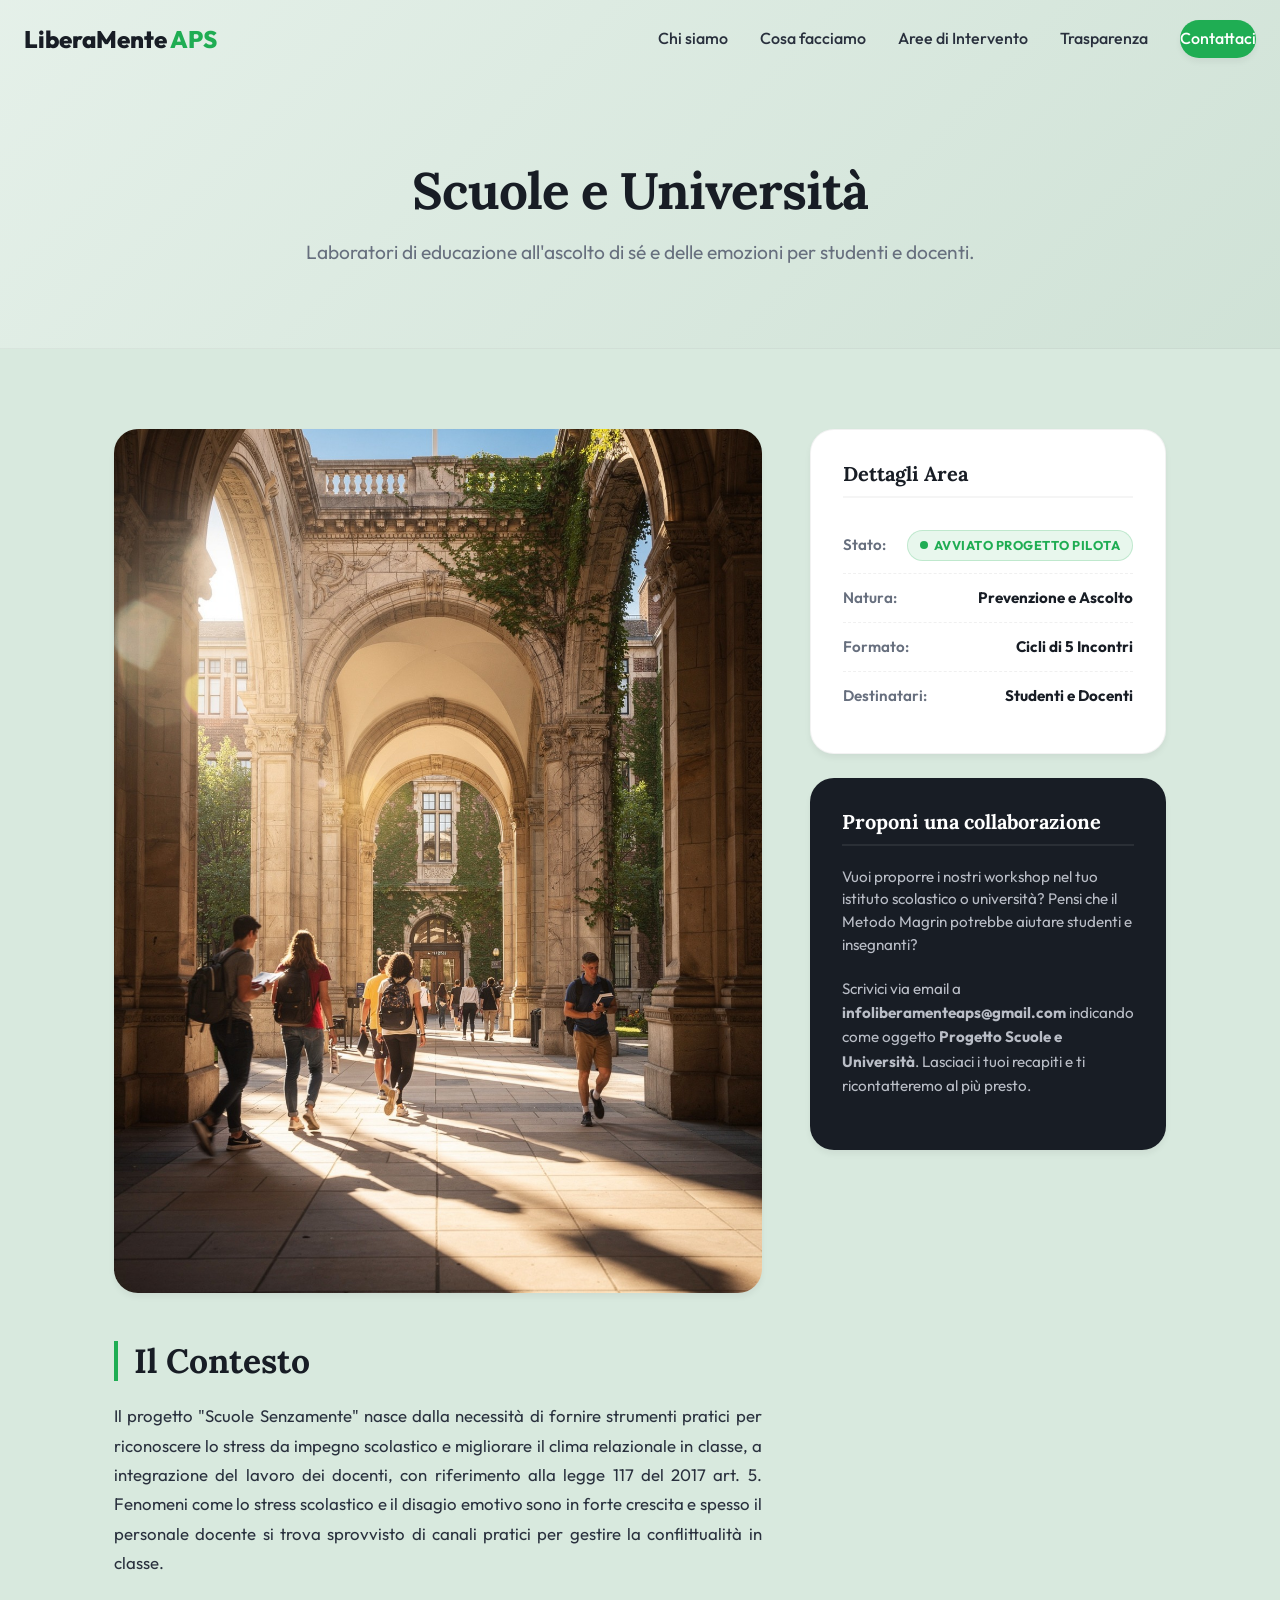
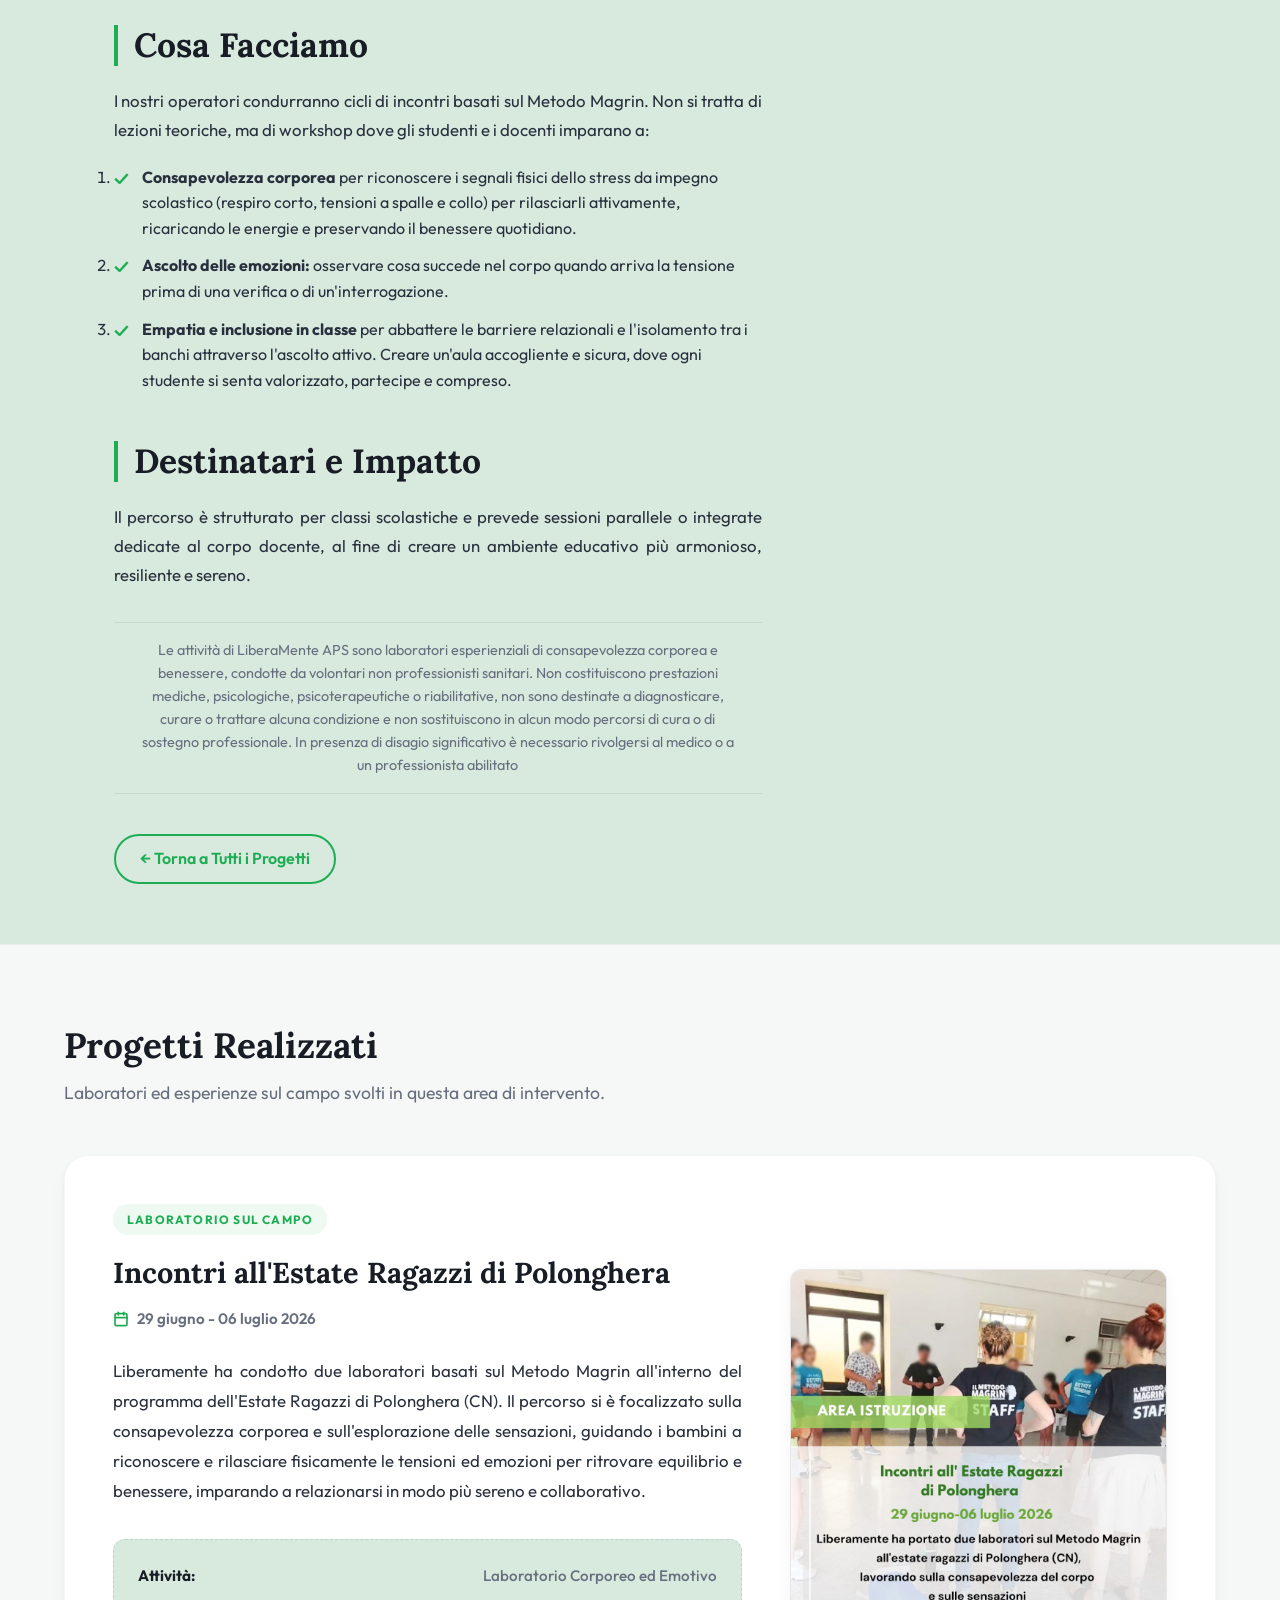
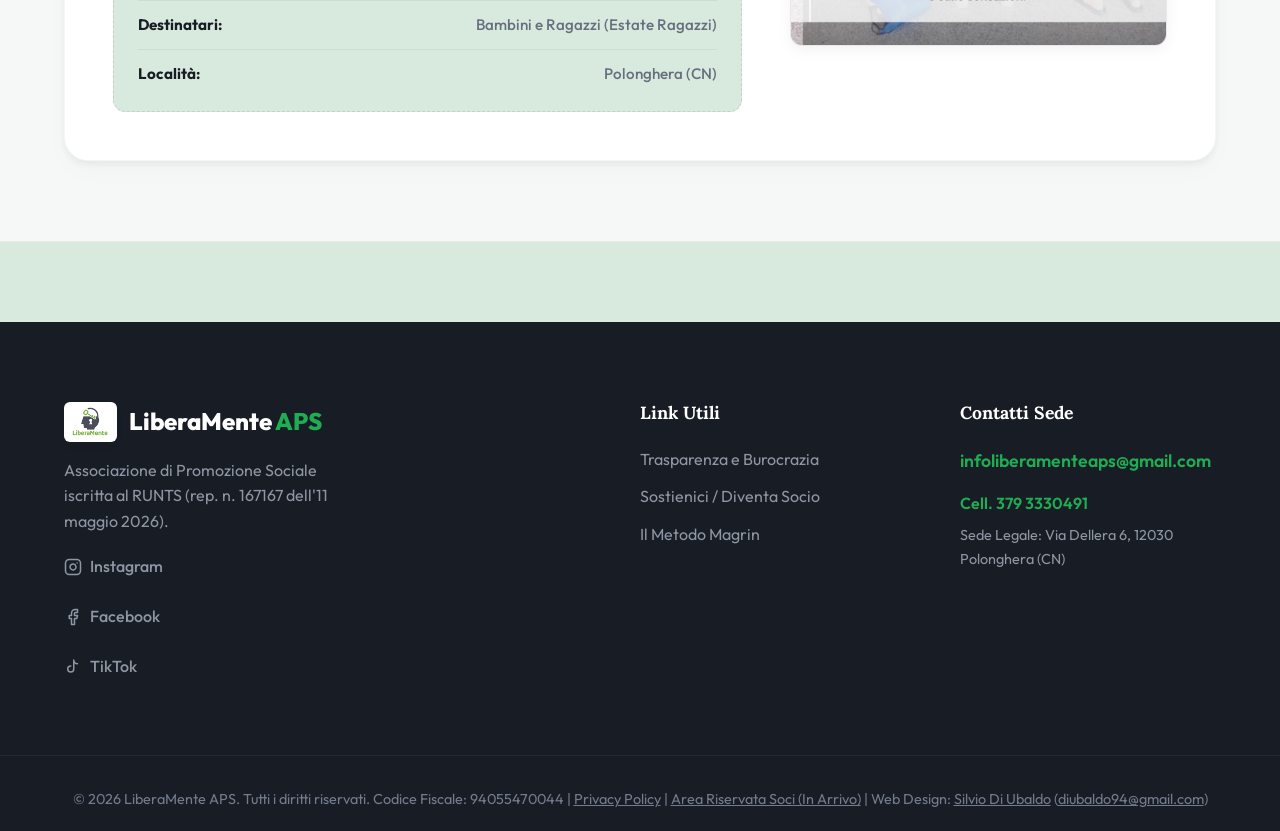
<file: progetti/scuole.html>
<!DOCTYPE html>
<html lang="it">
<head>
    <meta charset="UTF-8">
    <meta name="viewport" content="width=device-width, initial-scale=1.0">
    <title>Scuole e Università - LiberaMente APS</title>
    <meta name="description" content="Laboratori di consapevolezza emotiva nelle scuole e università per prevenire il disagio giovanile e supportare i docenti con il Metodo Magrin.">
    <link href="https://fonts.googleapis.com/css2?family=Lora:ital,wght@0,400..700;1,400..700&family=Outfit:wght@300;400;500;600;700;800&display=swap" rel="stylesheet">
    <link rel="stylesheet" href="../style.css?v=1.5.a999d058">
    <link rel="icon" type="image/jpeg" href="../images/logo_aps.jpeg">
    <link rel="canonical" href="https://liberamenteaps.com/progetti/scuole.html">
    
    <!-- Open Graph / Facebook -->
    <meta property="og:type" content="website">
    <meta property="og:url" content="https://liberamenteaps.com/progetti/scuole.html">
    <meta property="og:title" content="Scuole e Università - LiberaMente APS">
    <meta property="og:description" content="Laboratori di consapevolezza emotiva nelle scuole e università per prevenire il disagio giovanile e supportare i docenti con il Metodo Magrin.">
    <meta property="og:image" content="https://liberamenteaps.com/images/scuole.jpg">
</head>
<body>
    <header class="navbar" id="navbar">
    <a href="../index.html" class="logo">
        <span>LiberaMente <span class="accent">APS</span></span>
    </a>
    <button class="menu-toggle" id="menuToggle" aria-label="Apri menu">
        <span class="hamburger"></span>
    </button>
    <nav id="navMenu">
        <a href="../index.html#chi-siamo">Chi siamo</a>
        <a href="../index.html#cosa-facciamo">Cosa facciamo</a>
        <a href="../index.html#progetti">Aree di Intervento</a>
        <a href="../trasparenza.html">Trasparenza</a>
        <a href="../index.html#contatti" class="btn-primary">Contattaci</a>
    </nav>
</header>

    <div class="page-header">
        <div class="container">
            <h1>Scuole e Università</h1>
            <p>Laboratori di educazione all'ascolto di sé e delle emozioni per studenti e docenti.</p>
        </div>
    </div>

    <div class="page-content">
        <div class="container content-wrapper">
            <div class="project-main-content">
                <img src="../images/scuole.jpg" alt="Progetto Scuole e Università" class="project-banner-img">
                <h2>Il Contesto</h2>
                <p>Il progetto &quot;Scuole Senzamente&quot; nasce dalla necessità di fornire strumenti pratici per riconoscere lo stress da impegno scolastico e migliorare il clima relazionale in classe, a integrazione del lavoro dei docenti, con riferimento alla legge 117 del 2017 art. 5. Fenomeni come lo stress scolastico e il disagio emotivo sono in forte crescita e spesso il personale docente si trova sprovvisto di canali pratici per gestire la conflittualità in classe.</p>
                
                <h2>Cosa Facciamo</h2>
                <p>I nostri operatori condurranno cicli di incontri basati sul Metodo Magrin. Non si tratta di lezioni teoriche, ma di workshop dove gli studenti e i docenti imparano a:</p>
                <ol>
                    <li><strong>Consapevolezza corporea</strong> per riconoscere i segnali fisici dello stress da impegno scolastico (respiro corto, tensioni a spalle e collo) per rilasciarli attivamente, ricaricando le energie e preservando il benessere quotidiano.</li>
                    <li><strong>Ascolto delle emozioni:</strong> osservare cosa succede nel corpo quando arriva la tensione prima di una verifica o di un'interrogazione.</li>
                    <li><strong>Empatia e inclusione in classe</strong> per abbattere le barriere relazionali e l'isolamento tra i banchi attraverso l'ascolto attivo. Creare un'aula accogliente e sicura, dove ogni studente si senta valorizzato, partecipe e compreso.</li>
                </ol>

                <h2>Destinatari e Impatto</h2>
                <p>Il percorso è strutturato per classi scolastiche e prevede sessioni parallele o integrate dedicate al corpo docente, al fine di creare un ambiente educativo più armonioso, resiliente e sereno.</p>
                
                <div class="legal-disclaimer">
                    <p>Le attività di LiberaMente APS sono laboratori esperienziali di consapevolezza corporea e benessere, condotte da volontari non professionisti sanitari. Non costituiscono prestazioni mediche, psicologiche, psicoterapeutiche o riabilitative, non sono destinate a diagnosticare, curare o trattare alcuna condizione e non sostituiscono in alcun modo percorsi di cura o di sostegno professionale. In presenza di disagio significativo è necessario rivolgersi al medico o a un professionista abilitato</p>
                </div>

                <div style="margin-top: 40px; text-align: left;">
                    <a href="../index.html#progetti" class="btn-outline">&larr; Torna a Tutti i Progetti</a>
                </div>
            </div>

            <div class="project-sidebar">
                <div class="sidebar-card">
                    <h4>Dettagli Area</h4>
                    <div class="info-row">
                        <span class="info-label">Stato:</span>
                        <span class="info-value"><span class="status-badge active"><span class="pulse-dot"></span>Avviato Progetto Pilota</span></span>
                    </div>
                    <div class="info-row">
                        <span class="info-label">Natura:</span>
                        <span class="info-value">Prevenzione e Ascolto</span>
                    </div>
                    <div class="info-row">
                        <span class="info-label">Formato:</span>
                        <span class="info-value">Cicli di 5 Incontri</span>
                    </div>
                    <div class="info-row">
                        <span class="info-label">Destinatari:</span>
                        <span class="info-value">Studenti e Docenti</span>
                    </div>
                </div>

                <div class="sidebar-card sidebar-action-card">
                    <h4>Proponi una collaborazione</h4>
                    <p>Vuoi proporre i nostri workshop nel tuo istituto scolastico o università? Pensi che il Metodo Magrin potrebbe aiutare studenti e insegnanti?</p>
                    <p style="margin-top: 16px; font-size: 0.95rem; line-height: 1.6;">
                        Scrivici via email a <strong>infoliberamenteaps@gmail.com</strong> indicando come oggetto <strong>Progetto Scuole e Università</strong>. Lasciaci i tuoi recapiti e ti ricontatteremo al più presto.
                    </p>
                </div>
            </div>
        </div>
        
        <div class="realized-projects-section">
            <div class="container">
                <div class="realized-projects-header">
                    <h2>Progetti Realizzati</h2>
                    <p class="section-subtitle">Laboratori ed esperienze sul campo svolti in questa area di intervento.</p>
                </div>
                
                <div class="project-card">
                    <div class="project-info">
                        <span class="project-tag">Laboratorio sul campo</span>
                        <h3>Incontri all'Estate Ragazzi di Polonghera</h3>
                        <div class="project-date">
                            <svg viewBox="0 0 24 24" width="16" height="16" fill="none" stroke="currentColor" stroke-width="2.5" stroke-linecap="round" stroke-linejoin="round">
                                <rect x="3" y="4" width="18" height="18" rx="2" ry="2"></rect>
                                <line x1="16" y1="2" x2="16" y2="6"></line>
                                <line x1="8" y1="2" x2="8" y2="6"></line>
                                <line x1="3" y1="10" x2="21" y2="10"></line>
                            </svg>
                            29 giugno - 06 luglio 2026
                        </div>
                        <p class="project-desc">
                            Liberamente ha condotto due laboratori basati sul Metodo Magrin all'interno del programma dell'Estate Ragazzi di Polonghera (CN). Il percorso si è focalizzato sulla consapevolezza corporea e sull'esplorazione delle sensazioni, guidando i bambini a riconoscere e rilasciare fisicamente le tensioni ed emozioni per ritrovare equilibrio e benessere, imparando a relazionarsi in modo più sereno e collaborativo.
                        </p>
                        <div class="project-details-list">
                            <div class="detail-item">
                                <strong>Attività:</strong>
                                <span>Laboratorio Corporeo ed Emotivo</span>
                            </div>
                            <div class="detail-item">
                                <strong>Destinatari:</strong>
                                <span>Bambini e Ragazzi (Estate Ragazzi)</span>
                            </div>
                            <div class="detail-item">
                                <strong>Località:</strong>
                                <span>Polonghera (CN)</span>
                            </div>
                        </div>
                    </div>
                    
                    <div class="project-image-box">
                        <img src="../images/polonghera.jpg" alt="Incontri all'Estate Ragazzi di Polonghera">
                    </div>
                </div>
            </div>
        </div>
    </div>

    <footer id="contatti">
    <div class="container footer-content">
        <div class="footer-col">
            <div class="logo">
                <img src="../images/logo_aps.jpeg" alt="Logo LiberaMente APS" class="logo-img">
                <span>LiberaMente <span class="accent">APS</span></span>
            </div>
            <p class="footer-desc">Associazione di Promozione Sociale iscritta al RUNTS (rep. n. 167167 dell'11 maggio 2026).</p>
            <div class="footer-social-links">
                <a href="https://www.instagram.com/ass.liberamenteaps/" target="_blank" rel="noopener" class="footer-social-link instagram" aria-label="Seguici su Instagram">
                    <svg viewBox="0 0 24 24" width="18" height="18" fill="none" stroke="currentColor" stroke-width="2" stroke-linecap="round" stroke-linejoin="round">
                        <rect x="2" y="2" width="20" height="20" rx="5" ry="5"></rect>
                        <path d="M16 11.37A4 4 0 1 1 12.63 8 4 4 0 0 1 16 11.37z"></path>
                        <line x1="17.5" y1="6.5" x2="17.51" y2="6.5"></line>
                    </svg>
                    <span>Instagram</span>
                </a>
                <a href="https://www.facebook.com/share/1Efa2sazz6/" target="_blank" rel="noopener" class="footer-social-link facebook" aria-label="Seguici su Facebook">
                    <svg viewBox="0 0 24 24" width="18" height="18" fill="none" stroke="currentColor" stroke-width="2" stroke-linecap="round" stroke-linejoin="round">
                        <path d="M18 2h-3a5 5 0 0 0-5 5v3H7v4h3v8h4v-8h3l1-4h-4V7a1 1 0 0 1 1-1h3z"></path>
                    </svg>
                    <span>Facebook</span>
                </a>
                <a href="https://www.tiktok.com/@ass.liberamenteaps" target="_blank" rel="noopener" class="footer-social-link tiktok" aria-label="Seguici su TikTok">
                    <svg viewBox="0 0 24 24" width="18" height="18" fill="none" stroke="currentColor" stroke-width="2" stroke-linecap="round" stroke-linejoin="round">
                        <path d="M9 12a4 4 0 1 0 4 4V4a5 5 0 0 0 5 5"></path>
                    </svg>
                    <span>TikTok</span>
                </a>
            </div>
        </div>
        <div class="footer-col">
            <h4>Link Utili</h4>
            <a href="../trasparenza.html">Trasparenza e Burocrazia</a>
            <a href="../index.html#sostienici">Sostienici / Diventa Socio</a>
            <a href="https://andreamagrin.com" target="_blank" rel="noopener">Il Metodo Magrin</a>
        </div>
        <div class="footer-col">
            <h4>Contatti Sede</h4>
            <a href="mailto:infoliberamenteaps@gmail.com" class="contact-link">infoliberamenteaps@gmail.com</a>
            <p class="contact-phone" style="margin-bottom: 8px; color: var(--primary-color); font-weight: 600;">Cell. 379 3330491</p>
            <p class="address">Sede Legale: Via Dellera 6, 12030 Polonghera (CN)</p>
        </div>
    </div>
    <div class="footer-bottom">
        <p>&copy; 2026 LiberaMente APS. Tutti i diritti riservati. Codice Fiscale: 94055470044 | <a href="../privacy.html" style="color: inherit; text-decoration: underline;">Privacy Policy</a> | <a href="#" style="color: inherit; text-decoration: underline;">Area Riservata Soci (In Arrivo)</a> | Web Design: <a href="https://www.linkedin.com/in/silvio-diubaldo/" target="_blank" rel="noopener" style="color: inherit; text-decoration: underline;">Silvio Di Ubaldo</a> (<a href="mailto:diubaldo94@gmail.com" style="color: inherit; text-decoration: underline;">diubaldo94@gmail.com</a>)</p>
    </div>
</footer>
    <script src="../script.js"></script>
</body>
</html>
</file>
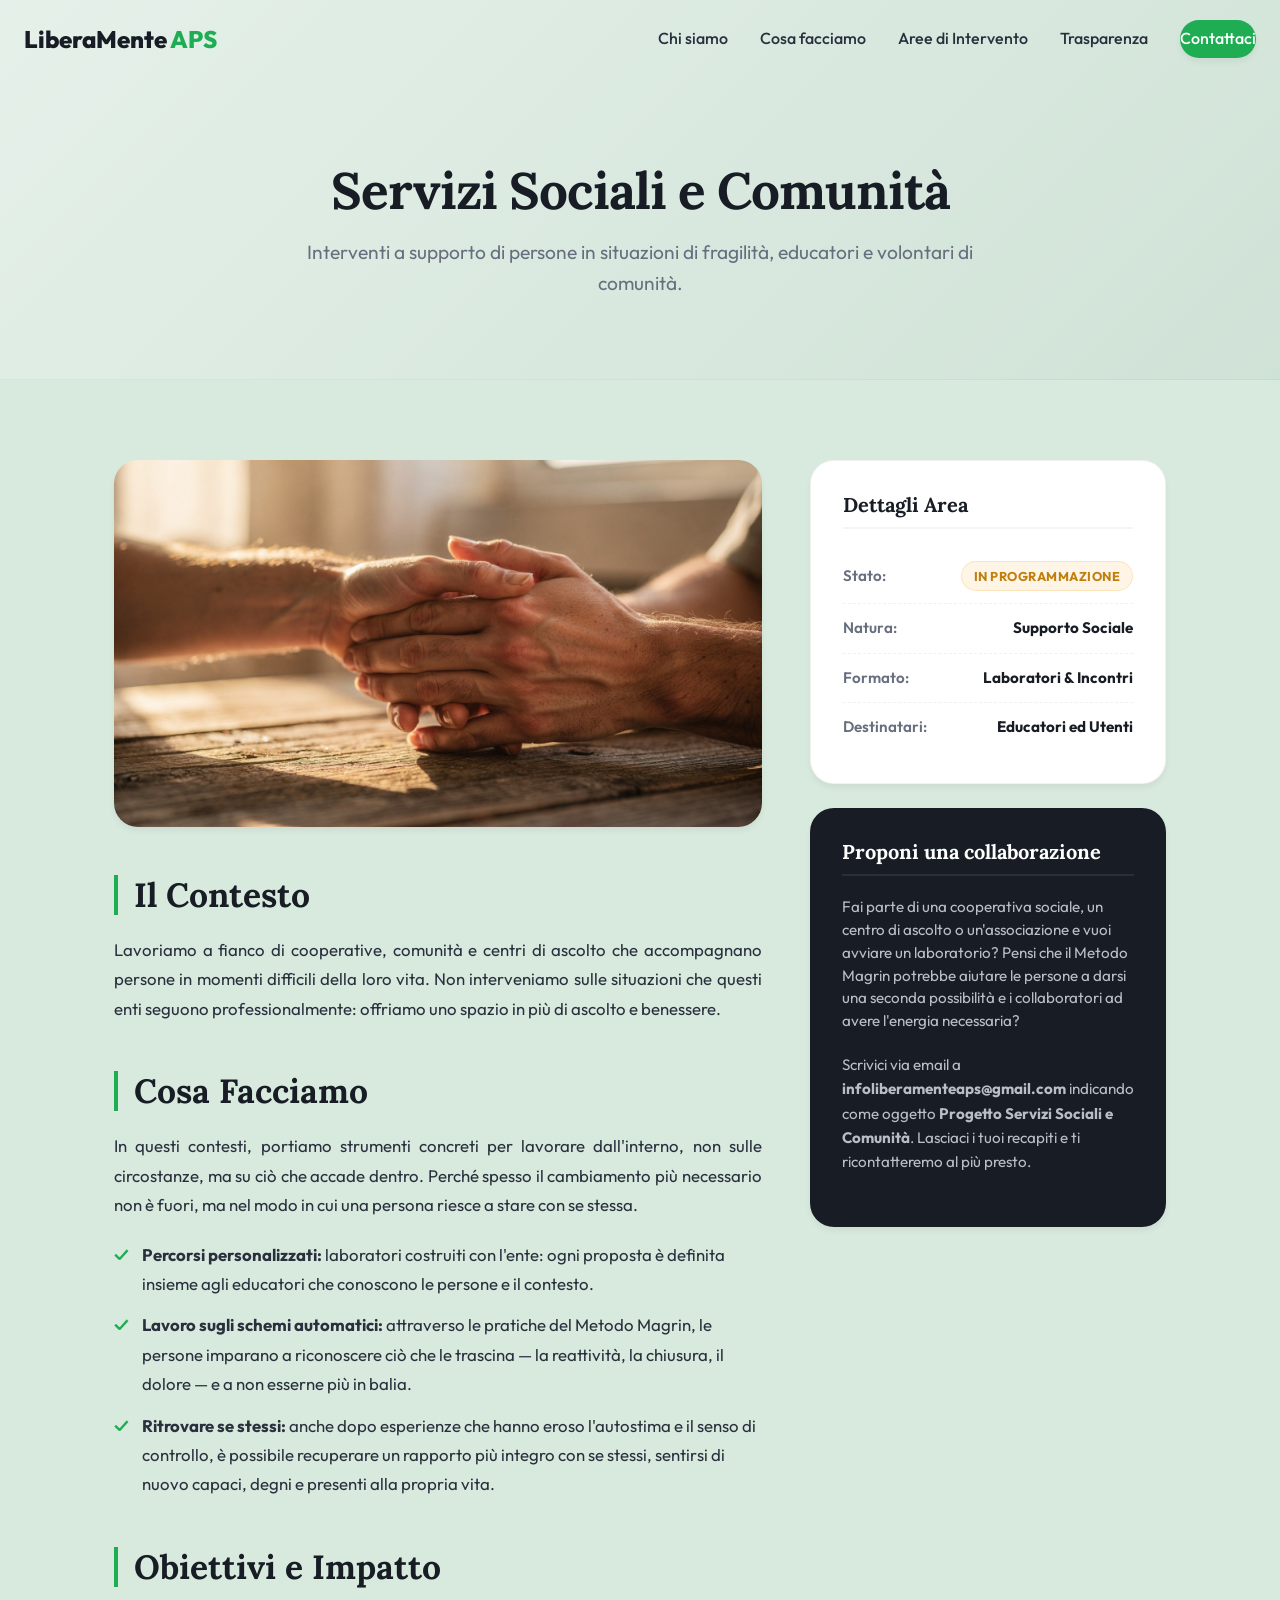
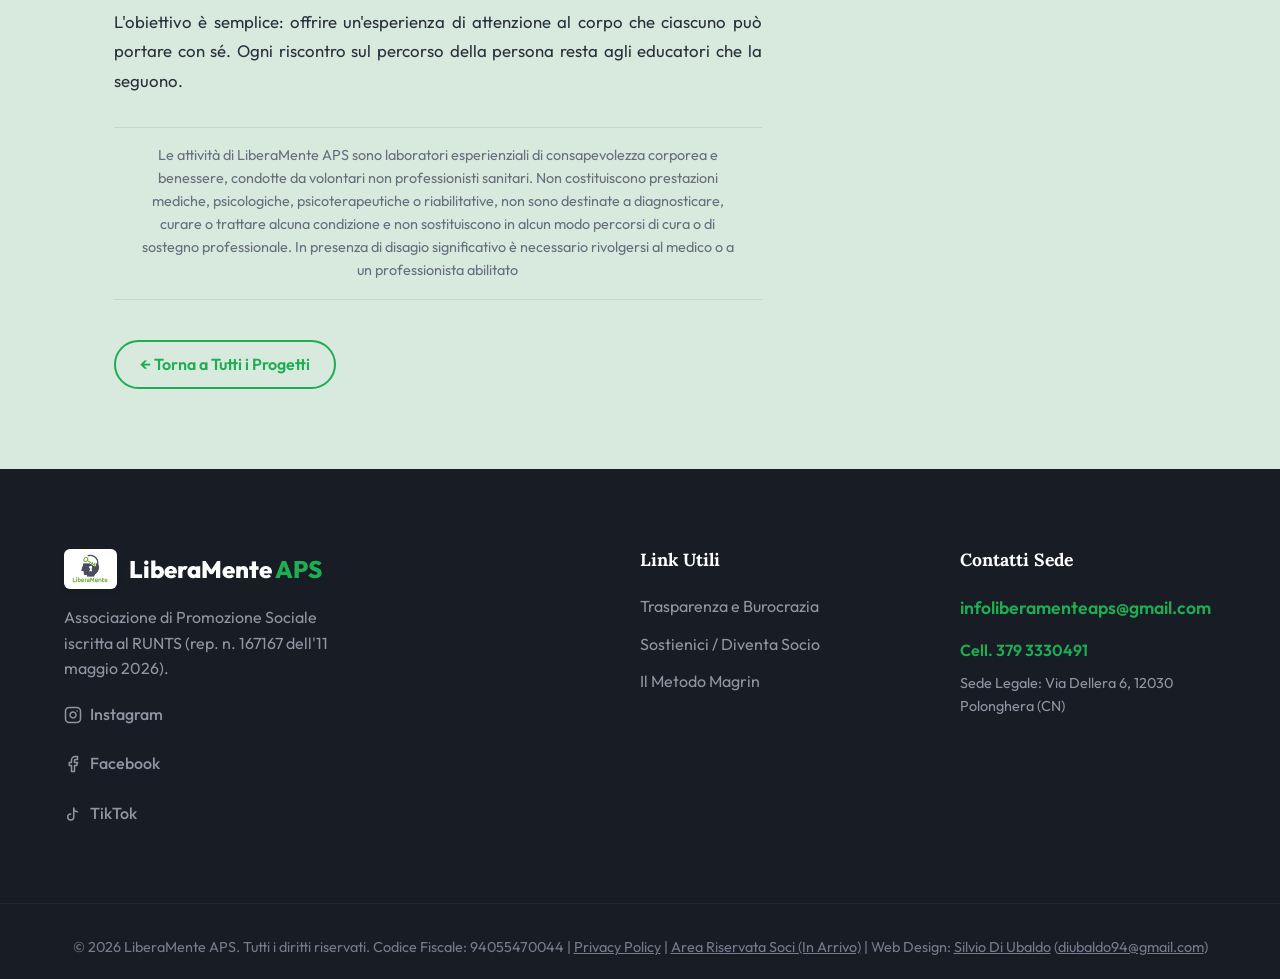
<file: progetti/sociale.html>
<!DOCTYPE html>
<html lang="it">
<head>
    <meta charset="UTF-8">
    <meta name="viewport" content="width=device-width, initial-scale=1.0">
    <title>Servizi Sociali e Comunità - LiberaMente APS</title>
    <meta name="description" content="Interventi di supporto per persone in situazioni di fragilità, educatori e volontari di comunità attraverso il rilascio somatico ed emotivo del Metodo Magrin.">
    <link href="https://fonts.googleapis.com/css2?family=Inter:wght@300;400;600;800&display=swap" rel="stylesheet">
    <link rel="stylesheet" href="../style.css?v=1.5.a999d058">
    <link rel="icon" type="image/jpeg" href="../images/logo_aps.jpeg">
    <link rel="canonical" href="https://liberamenteaps.com/progetti/sociale.html">
    
    <!-- Open Graph / Facebook -->
    <meta property="og:type" content="website">
    <meta property="og:url" content="https://liberamenteaps.com/progetti/sociale.html">
    <meta property="og:title" content="Servizi Sociali e Comunità - LiberaMente APS">
    <meta property="og:description" content="Interventi di supporto per persone in situazioni di fragilità, educatori e volontari di comunità attraverso il rilascio somatico ed emotivo del Metodo Magrin.">
    <meta property="og:image" content="https://liberamenteaps.com/images/sociale.jpg">
</head>
<body>
    <header class="navbar" id="navbar">
    <a href="../index.html" class="logo">
        <span>LiberaMente <span class="accent">APS</span></span>
    </a>
    <button class="menu-toggle" id="menuToggle" aria-label="Apri menu">
        <span class="hamburger"></span>
    </button>
    <nav id="navMenu">
        <a href="../index.html#chi-siamo">Chi siamo</a>
        <a href="../index.html#cosa-facciamo">Cosa facciamo</a>
        <a href="../index.html#progetti">Aree di Intervento</a>
        <a href="../trasparenza.html">Trasparenza</a>
        <a href="../index.html#contatti" class="btn-primary">Contattaci</a>
    </nav>
</header>

    <div class="page-header">
        <div class="container">
            <h1>Servizi Sociali e Comunità</h1>
            <p>Interventi a supporto di persone in situazioni di fragilità, educatori e volontari di comunità.</p>
        </div>
    </div>

    <div class="page-content">
        <div class="container content-wrapper">
            <div class="project-main-content">
                <img src="../images/sociale.jpg" alt="Progetto Servizi Sociali e Comunità" class="project-banner-img">
                <h2>Il Contesto</h2>
                <p>Lavoriamo a fianco di cooperative, comunità e centri di ascolto che accompagnano persone in momenti difficili della loro vita. Non interveniamo sulle situazioni che questi enti seguono professionalmente: offriamo uno spazio in più di ascolto e benessere.</p>
                
                <h2>Cosa Facciamo</h2>
                <p>In questi contesti, portiamo strumenti concreti per lavorare dall'interno, non sulle circostanze, ma su ciò che accade dentro. Perché spesso il cambiamento più necessario non è fuori, ma nel modo in cui una persona riesce a stare con se stessa.</p>
                <ul>
                    <li><strong>Percorsi personalizzati:</strong> laboratori costruiti con l'ente: ogni proposta è definita insieme agli educatori che conoscono le persone e il contesto.</li>
                    <li><strong>Lavoro sugli schemi automatici:</strong> attraverso le pratiche del Metodo Magrin, le persone imparano a riconoscere ciò che le trascina — la reattività, la chiusura, il dolore — e a non esserne più in balia.</li>
                    <li><strong>Ritrovare se stessi:</strong> anche dopo esperienze che hanno eroso l'autostima e il senso di controllo, è possibile recuperare un rapporto più integro con se stessi, sentirsi di nuovo capaci, degni e presenti alla propria vita.</li>
                </ul>

                <h2>Obiettivi e Impatto</h2>
                <p>L'obiettivo è semplice: offrire un'esperienza di attenzione al corpo che ciascuno può portare con sé. Ogni riscontro sul percorso della persona resta agli educatori che la seguono.</p>
                
                <div class="legal-disclaimer">
                    <p>Le attività di LiberaMente APS sono laboratori esperienziali di consapevolezza corporea e benessere, condotte da volontari non professionisti sanitari. Non costituiscono prestazioni mediche, psicologiche, psicoterapeutiche o riabilitative, non sono destinate a diagnosticare, curare o trattare alcuna condizione e non sostituiscono in alcun modo percorsi di cura o di sostegno professionale. In presenza di disagio significativo è necessario rivolgersi al medico o a un professionista abilitato</p>
                </div>

                <div style="margin-top: 40px; text-align: left;">
                    <a href="../index.html#progetti" class="btn-outline">&larr; Torna a Tutti i Progetti</a>
                </div>
            </div>

            <div class="project-sidebar">
                <div class="sidebar-card">
                    <h4>Dettagli Area</h4>
                    <div class="info-row">
                        <span class="info-label">Stato:</span>
                        <span class="info-value"><span class="status-badge planning">In Programmazione</span></span>
                    </div>
                    <div class="info-row">
                        <span class="info-label">Natura:</span>
                        <span class="info-value">Supporto Sociale</span>
                    </div>
                    <div class="info-row">
                        <span class="info-label">Formato:</span>
                        <span class="info-value">Laboratori & Incontri</span>
                    </div>
                    <div class="info-row">
                        <span class="info-label">Destinatari:</span>
                        <span class="info-value">Educatori ed Utenti</span>
                    </div>
                </div>

                <div class="sidebar-card sidebar-action-card">
                    <h4>Proponi una collaborazione</h4>
                    <p>Fai parte di una cooperativa sociale, un centro di ascolto o un'associazione e vuoi avviare un laboratorio? Pensi che il Metodo Magrin potrebbe aiutare le persone a darsi una seconda possibilità e i collaboratori ad avere l'energia necessaria?</p>
                    <p style="margin-top: 16px; font-size: 0.95rem; line-height: 1.6;">
                        Scrivici via email a <strong>infoliberamenteaps@gmail.com</strong> indicando come oggetto <strong>Progetto Servizi Sociali e Comunità</strong>. Lasciaci i tuoi recapiti e ti ricontatteremo al più presto.
                    </p>
                </div>
            </div>
        </div>
    </div>

    <footer id="contatti">
    <div class="container footer-content">
        <div class="footer-col">
            <div class="logo">
                <img src="../images/logo_aps.jpeg" alt="Logo LiberaMente APS" class="logo-img">
                <span>LiberaMente <span class="accent">APS</span></span>
            </div>
            <p class="footer-desc">Associazione di Promozione Sociale iscritta al RUNTS (rep. n. 167167 dell'11 maggio 2026).</p>
            <div class="footer-social-links">
                <a href="https://www.instagram.com/ass.liberamenteaps/" target="_blank" rel="noopener" class="footer-social-link instagram" aria-label="Seguici su Instagram">
                    <svg viewBox="0 0 24 24" width="18" height="18" fill="none" stroke="currentColor" stroke-width="2" stroke-linecap="round" stroke-linejoin="round">
                        <rect x="2" y="2" width="20" height="20" rx="5" ry="5"></rect>
                        <path d="M16 11.37A4 4 0 1 1 12.63 8 4 4 0 0 1 16 11.37z"></path>
                        <line x1="17.5" y1="6.5" x2="17.51" y2="6.5"></line>
                    </svg>
                    <span>Instagram</span>
                </a>
                <a href="https://www.facebook.com/share/1Efa2sazz6/" target="_blank" rel="noopener" class="footer-social-link facebook" aria-label="Seguici su Facebook">
                    <svg viewBox="0 0 24 24" width="18" height="18" fill="none" stroke="currentColor" stroke-width="2" stroke-linecap="round" stroke-linejoin="round">
                        <path d="M18 2h-3a5 5 0 0 0-5 5v3H7v4h3v8h4v-8h3l1-4h-4V7a1 1 0 0 1 1-1h3z"></path>
                    </svg>
                    <span>Facebook</span>
                </a>
                <a href="https://www.tiktok.com/@ass.liberamenteaps" target="_blank" rel="noopener" class="footer-social-link tiktok" aria-label="Seguici su TikTok">
                    <svg viewBox="0 0 24 24" width="18" height="18" fill="none" stroke="currentColor" stroke-width="2" stroke-linecap="round" stroke-linejoin="round">
                        <path d="M9 12a4 4 0 1 0 4 4V4a5 5 0 0 0 5 5"></path>
                    </svg>
                    <span>TikTok</span>
                </a>
            </div>
        </div>
        <div class="footer-col">
            <h4>Link Utili</h4>
            <a href="../trasparenza.html">Trasparenza e Burocrazia</a>
            <a href="../index.html#sostienici">Sostienici / Diventa Socio</a>
            <a href="https://andreamagrin.com" target="_blank" rel="noopener">Il Metodo Magrin</a>
        </div>
        <div class="footer-col">
            <h4>Contatti Sede</h4>
            <a href="mailto:infoliberamenteaps@gmail.com" class="contact-link">infoliberamenteaps@gmail.com</a>
            <p class="contact-phone" style="margin-bottom: 8px; color: var(--primary-color); font-weight: 600;">Cell. 379 3330491</p>
            <p class="address">Sede Legale: Via Dellera 6, 12030 Polonghera (CN)</p>
        </div>
    </div>
    <div class="footer-bottom">
        <p>&copy; 2026 LiberaMente APS. Tutti i diritti riservati. Codice Fiscale: 94055470044 | <a href="../privacy.html" style="color: inherit; text-decoration: underline;">Privacy Policy</a> | <a href="#" style="color: inherit; text-decoration: underline;">Area Riservata Soci (In Arrivo)</a> | Web Design: <a href="https://www.linkedin.com/in/silvio-diubaldo/" target="_blank" rel="noopener" style="color: inherit; text-decoration: underline;">Silvio Di Ubaldo</a> (<a href="mailto:diubaldo94@gmail.com" style="color: inherit; text-decoration: underline;">diubaldo94@gmail.com</a>)</p>
    </div>
</footer>
    <script src="../script.js"></script>
</body>
</html>
</file>
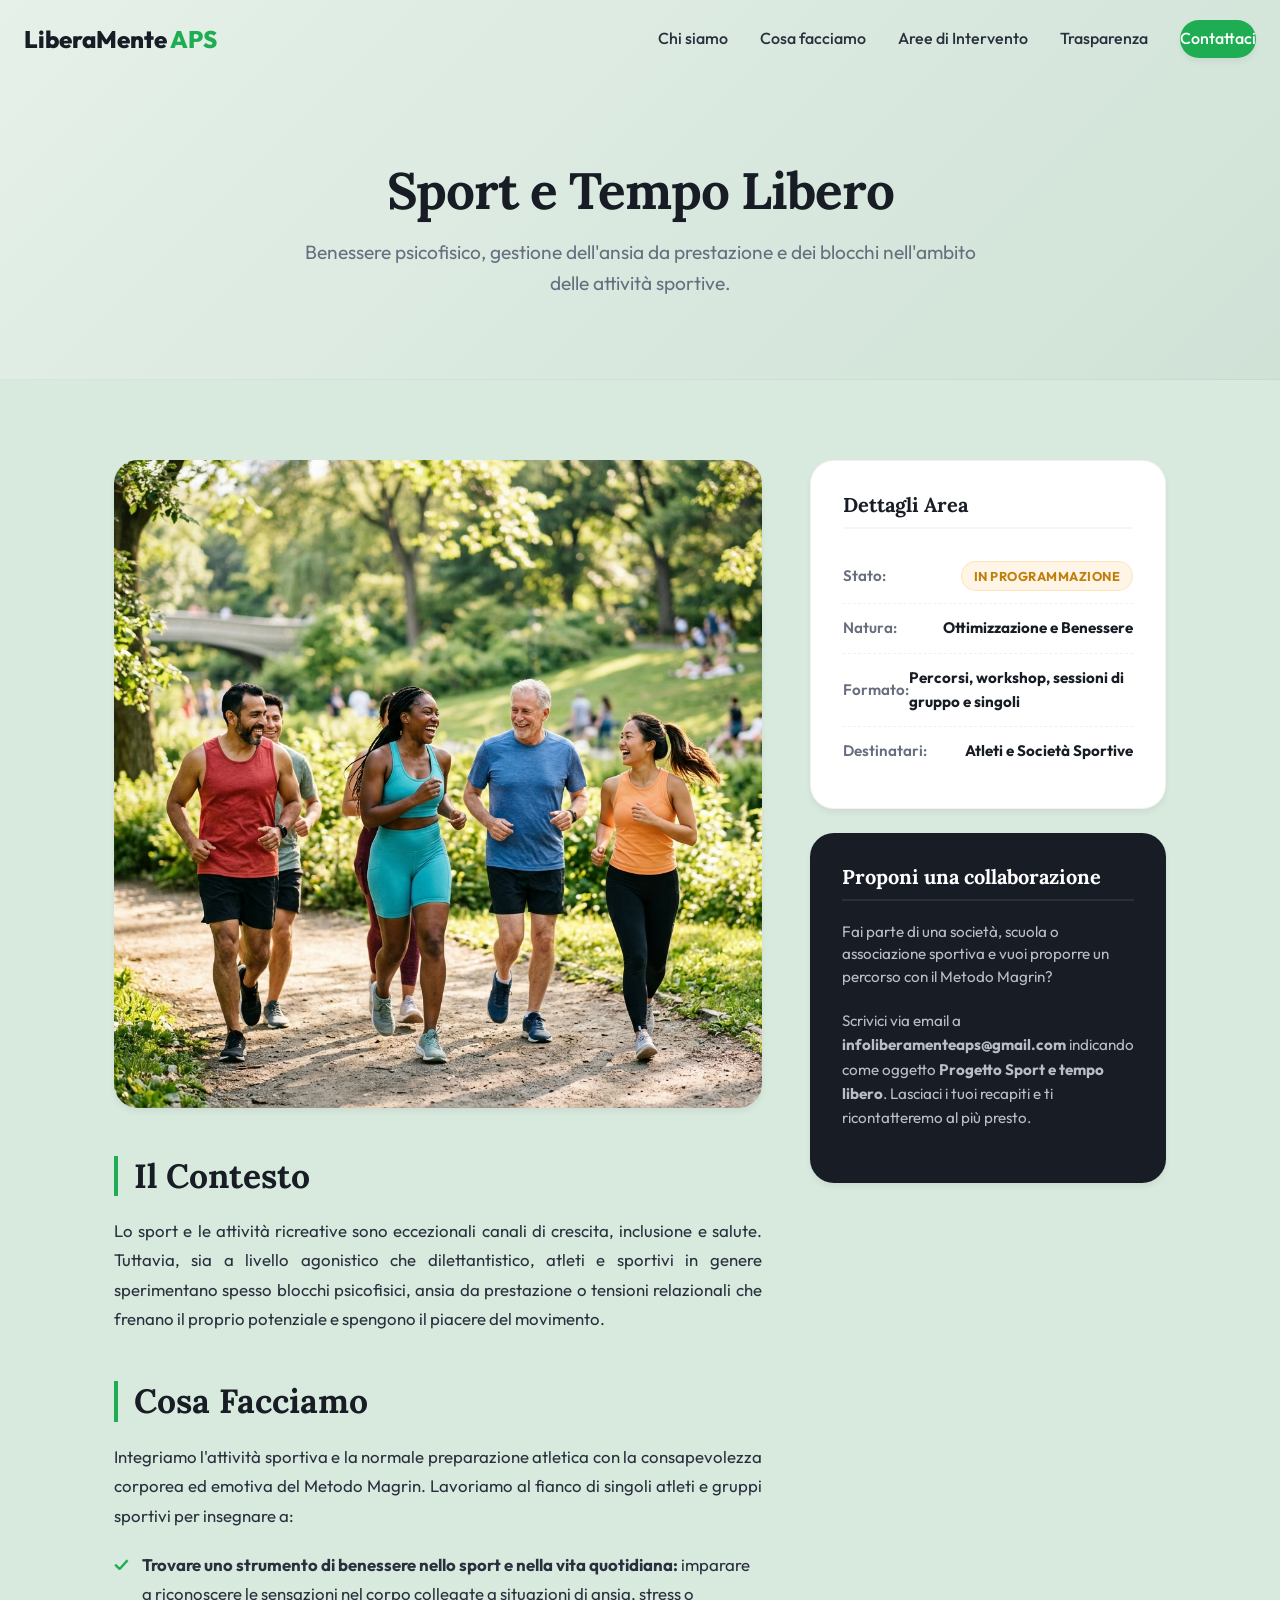
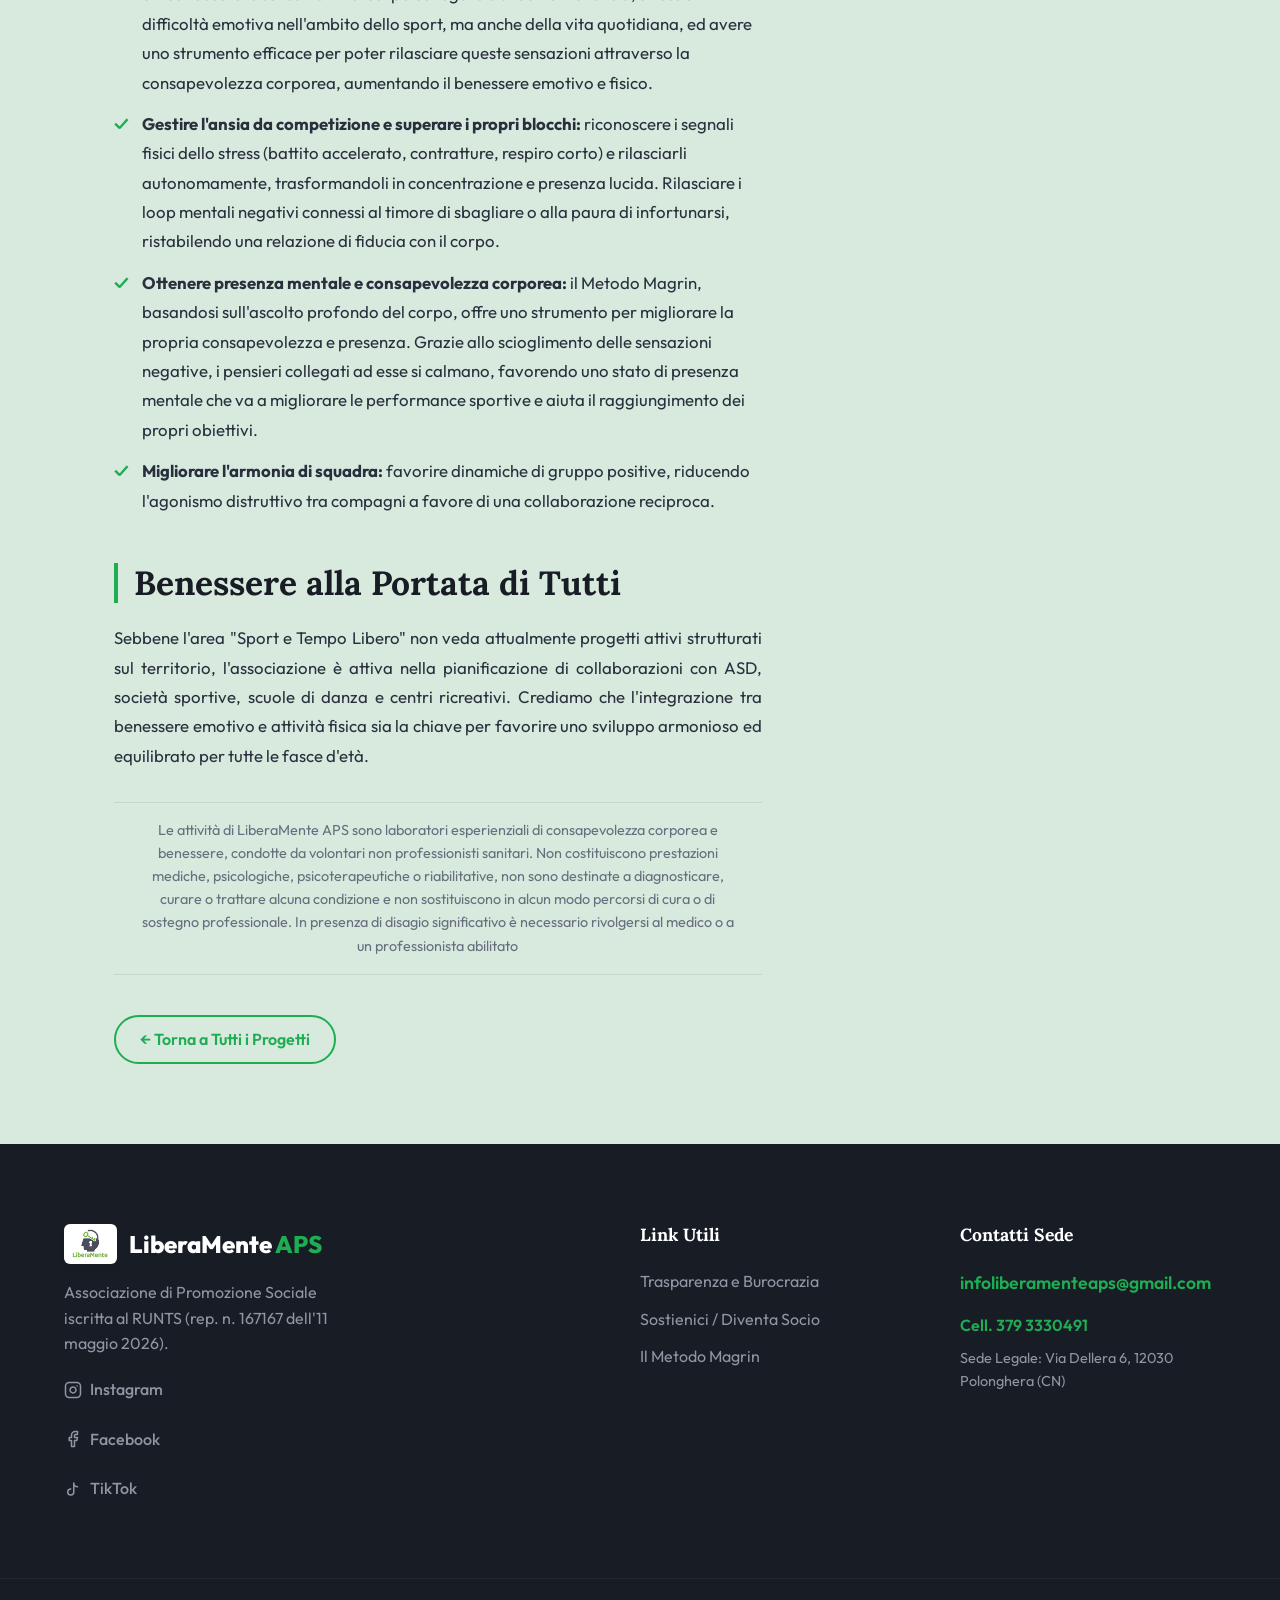
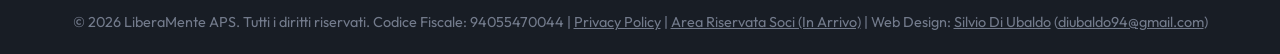
<file: progetti/sport.html>
<!DOCTYPE html>
<html lang="it">
<head>
    <meta charset="UTF-8">
    <meta name="viewport" content="width=device-width, initial-scale=1.0">
    <title>Sport e Tempo Libero - LiberaMente APS</title>
    <meta name="description" content="Integrazione di consapevolezza corporea ed emotiva del Metodo Magrin nello sport per gestire l'ansia da prestazione e migliorare l'armonia di squadra.">
    <link href="https://fonts.googleapis.com/css2?family=Inter:wght@300;400;600;800&display=swap" rel="stylesheet">
    <link rel="stylesheet" href="../style.css?v=1.5.a999d058">
    <link rel="icon" type="image/jpeg" href="../images/logo_aps.jpeg">
    <link rel="canonical" href="https://liberamenteaps.com/progetti/sport.html">
    
    <!-- Open Graph / Facebook -->
    <meta property="og:type" content="website">
    <meta property="og:url" content="https://liberamenteaps.com/progetti/sport.html">
    <meta property="og:title" content="Sport e Tempo Libero - LiberaMente APS">
    <meta property="og:description" content="Integrazione di consapevolezza corporea ed emotiva del Metodo Magrin nello sport per gestire l'ansia da prestazione e migliorare l'armonia di squadra.">
    <meta property="og:image" content="https://liberamenteaps.com/images/sport.png">
</head>
<body>
    <header class="navbar" id="navbar">
    <a href="../index.html" class="logo">
        <span>LiberaMente <span class="accent">APS</span></span>
    </a>
    <button class="menu-toggle" id="menuToggle" aria-label="Apri menu">
        <span class="hamburger"></span>
    </button>
    <nav id="navMenu">
        <a href="../index.html#chi-siamo">Chi siamo</a>
        <a href="../index.html#cosa-facciamo">Cosa facciamo</a>
        <a href="../index.html#progetti">Aree di Intervento</a>
        <a href="../trasparenza.html">Trasparenza</a>
        <a href="../index.html#contatti" class="btn-primary">Contattaci</a>
    </nav>
</header>

    <div class="page-header">
        <div class="container">
            <h1>Sport e Tempo Libero</h1>
            <p>Benessere psicofisico, gestione dell'ansia da prestazione e dei blocchi nell'ambito delle attività sportive.</p>
        </div>
    </div>

    <div class="page-content">
        <div class="container content-wrapper">
            <div class="project-main-content">
                <img src="../images/sport.png" alt="Progetto Sport e Tempo Libero" class="project-banner-img">
                <h2>Il Contesto</h2>
                <p>Lo sport e le attività ricreative sono eccezionali canali di crescita, inclusione e salute. Tuttavia, sia a livello agonistico che dilettantistico, atleti e sportivi in genere sperimentano spesso blocchi psicofisici, ansia da prestazione o tensioni relazionali che frenano il proprio potenziale e spengono il piacere del movimento.</p>
                
                <h2>Cosa Facciamo</h2>
                <p>Integriamo l'attività sportiva e la normale preparazione atletica con la consapevolezza corporea ed emotiva del Metodo Magrin. Lavoriamo al fianco di singoli atleti e gruppi sportivi per insegnare a:</p>
                <ul>
                    <li><strong>Trovare uno strumento di benessere nello sport e nella vita quotidiana:</strong> imparare a riconoscere le sensazioni nel corpo collegate a situazioni di ansia, stress o difficoltà emotiva nell'ambito dello sport, ma anche della vita quotidiana, ed avere uno strumento efficace per poter rilasciare queste sensazioni attraverso la consapevolezza corporea, aumentando il benessere emotivo e fisico.</li>
                    <li><strong>Gestire l'ansia da competizione e superare i propri blocchi:</strong> riconoscere i segnali fisici dello stress (battito accelerato, contratture, respiro corto) e rilasciarli autonomamente, trasformandoli in concentrazione e presenza lucida. Rilasciare i loop mentali negativi connessi al timore di sbagliare o alla paura di infortunarsi, ristabilendo una relazione di fiducia con il corpo.</li>
                    <li><strong>Ottenere presenza mentale e consapevolezza corporea:</strong> il Metodo Magrin, basandosi sull'ascolto profondo del corpo, offre uno strumento per migliorare la propria consapevolezza e presenza. Grazie allo scioglimento delle sensazioni negative, i pensieri collegati ad esse si calmano, favorendo uno stato di presenza mentale che va a migliorare le performance sportive e aiuta il raggiungimento dei propri obiettivi.</li>
                    <li><strong>Migliorare l'armonia di squadra:</strong> favorire dinamiche di gruppo positive, riducendo l'agonismo distruttivo tra compagni a favore di una collaborazione reciproca.</li>
                </ul>

                <h2>Benessere alla Portata di Tutti</h2>
                <p>Sebbene l'area &quot;Sport e Tempo Libero&quot; non veda attualmente progetti attivi strutturati sul territorio, l'associazione è attiva nella pianificazione di collaborazioni con ASD, società sportive, scuole di danza e centri ricreativi. Crediamo che l'integrazione tra benessere emotivo e attività fisica sia la chiave per favorire uno sviluppo armonioso ed equilibrato per tutte le fasce d'età.</p>
                
                <div class="legal-disclaimer">
                    <p>Le attività di LiberaMente APS sono laboratori esperienziali di consapevolezza corporea e benessere, condotte da volontari non professionisti sanitari. Non costituiscono prestazioni mediche, psicologiche, psicoterapeutiche o riabilitative, non sono destinate a diagnosticare, curare o trattare alcuna condizione e non sostituiscono in alcun modo percorsi di cura o di sostegno professionale. In presenza di disagio significativo è necessario rivolgersi al medico o a un professionista abilitato</p>
                </div>

                <div style="margin-top: 40px; text-align: left;">
                    <a href="../index.html#progetti" class="btn-outline">&larr; Torna a Tutti i Progetti</a>
                </div>
            </div>

            <div class="project-sidebar">
                <div class="sidebar-card">
                    <h4>Dettagli Area</h4>
                    <div class="info-row">
                        <span class="info-label">Stato:</span>
                        <span class="info-value"><span class="status-badge planning">In Programmazione</span></span>
                    </div>
                    <div class="info-row">
                        <span class="info-label">Natura:</span>
                        <span class="info-value">Ottimizzazione e Benessere</span>
                    </div>
                    <div class="info-row">
                        <span class="info-label">Formato:</span>
                        <span class="info-value">Percorsi, workshop, sessioni di gruppo e singoli</span>
                    </div>
                    <div class="info-row">
                        <span class="info-label">Destinatari:</span>
                        <span class="info-value">Atleti e Società Sportive</span>
                    </div>
                </div>

                <div class="sidebar-card sidebar-action-card">
                    <h4>Proponi una collaborazione</h4>
                    <p>Fai parte di una società, scuola o associazione sportiva e vuoi proporre un percorso con il Metodo Magrin?</p>
                    <p style="margin-top: 16px; font-size: 0.95rem; line-height: 1.6;">
                        Scrivici via email a <strong>infoliberamenteaps@gmail.com</strong> indicando come oggetto <strong>Progetto Sport e tempo libero</strong>. Lasciaci i tuoi recapiti e ti ricontatteremo al più presto.
                    </p>
                </div>
            </div>
        </div>
    </div>

    <footer id="contatti">
    <div class="container footer-content">
        <div class="footer-col">
            <div class="logo">
                <img src="../images/logo_aps.jpeg" alt="Logo LiberaMente APS" class="logo-img">
                <span>LiberaMente <span class="accent">APS</span></span>
            </div>
            <p class="footer-desc">Associazione di Promozione Sociale iscritta al RUNTS (rep. n. 167167 dell'11 maggio 2026).</p>
            <div class="footer-social-links">
                <a href="https://www.instagram.com/ass.liberamenteaps/" target="_blank" rel="noopener" class="footer-social-link instagram" aria-label="Seguici su Instagram">
                    <svg viewBox="0 0 24 24" width="18" height="18" fill="none" stroke="currentColor" stroke-width="2" stroke-linecap="round" stroke-linejoin="round">
                        <rect x="2" y="2" width="20" height="20" rx="5" ry="5"></rect>
                        <path d="M16 11.37A4 4 0 1 1 12.63 8 4 4 0 0 1 16 11.37z"></path>
                        <line x1="17.5" y1="6.5" x2="17.51" y2="6.5"></line>
                    </svg>
                    <span>Instagram</span>
                </a>
                <a href="https://www.facebook.com/share/1Efa2sazz6/" target="_blank" rel="noopener" class="footer-social-link facebook" aria-label="Seguici su Facebook">
                    <svg viewBox="0 0 24 24" width="18" height="18" fill="none" stroke="currentColor" stroke-width="2" stroke-linecap="round" stroke-linejoin="round">
                        <path d="M18 2h-3a5 5 0 0 0-5 5v3H7v4h3v8h4v-8h3l1-4h-4V7a1 1 0 0 1 1-1h3z"></path>
                    </svg>
                    <span>Facebook</span>
                </a>
                <a href="https://www.tiktok.com/@ass.liberamenteaps" target="_blank" rel="noopener" class="footer-social-link tiktok" aria-label="Seguici su TikTok">
                    <svg viewBox="0 0 24 24" width="18" height="18" fill="none" stroke="currentColor" stroke-width="2" stroke-linecap="round" stroke-linejoin="round">
                        <path d="M9 12a4 4 0 1 0 4 4V4a5 5 0 0 0 5 5"></path>
                    </svg>
                    <span>TikTok</span>
                </a>
            </div>
        </div>
        <div class="footer-col">
            <h4>Link Utili</h4>
            <a href="../trasparenza.html">Trasparenza e Burocrazia</a>
            <a href="../index.html#sostienici">Sostienici / Diventa Socio</a>
            <a href="https://andreamagrin.com" target="_blank" rel="noopener">Il Metodo Magrin</a>
        </div>
        <div class="footer-col">
            <h4>Contatti Sede</h4>
            <a href="mailto:infoliberamenteaps@gmail.com" class="contact-link">infoliberamenteaps@gmail.com</a>
            <p class="contact-phone" style="margin-bottom: 8px; color: var(--primary-color); font-weight: 600;">Cell. 379 3330491</p>
            <p class="address">Sede Legale: Via Dellera 6, 12030 Polonghera (CN)</p>
        </div>
    </div>
    <div class="footer-bottom">
        <p>&copy; 2026 LiberaMente APS. Tutti i diritti riservati. Codice Fiscale: 94055470044 | <a href="../privacy.html" style="color: inherit; text-decoration: underline;">Privacy Policy</a> | <a href="#" style="color: inherit; text-decoration: underline;">Area Riservata Soci (In Arrivo)</a> | Web Design: <a href="https://www.linkedin.com/in/silvio-diubaldo/" target="_blank" rel="noopener" style="color: inherit; text-decoration: underline;">Silvio Di Ubaldo</a> (<a href="mailto:diubaldo94@gmail.com" style="color: inherit; text-decoration: underline;">diubaldo94@gmail.com</a>)</p>
    </div>
</footer>
    <script src="../script.js"></script>
</body>
</html>
</file>
<file: style.css>
@import url('https://fonts.googleapis.com/css2?family=Lora:ital,wght@0,400..700;1,400..700&family=Outfit:wght@300;400;500;600;700;800&display=swap');

/* --- Design Tokens --- */
:root {
    --primary-color: hsl(142, 70%, 40%);
    /* Vibrant Green */
    --primary-color-hover: hsl(142, 70%, 32%);
    --bg-light: hsl(142, 28%, 88%);
    --bg-dark: hsl(220, 20%, 12%);
    /* Charcoal Dark */
    --text-main: hsl(220, 20%, 20%);
    --text-muted: hsl(220, 10%, 45%);
    --text-light: hsl(0, 0%, 100%);

    --radius-md: 12px;
    --radius-lg: 24px;

    --shadow-sm: 0 4px 6px rgba(0, 0, 0, 0.05);
    --shadow-md: 0 10px 30px rgba(0, 0, 0, 0.08);
    --shadow-lg: 0 20px 40px rgba(0, 0, 0, 0.15);
    --shadow-glow: 0 20px 50px hsla(142, 70%, 40%, 0.2);

    --transition: all 0.3s cubic-bezier(0.25, 0.8, 0.25, 1);
}

/* --- Base --- */
* {
    margin: 0;
    padding: 0;
    box-sizing: border-box;
}

html {
    scroll-behavior: smooth;
    font-size: 16px;
}

body {
    font-family: 'Outfit', sans-serif;
    color: var(--text-main);
    background-color: var(--bg-light);
    line-height: 1.6;
    overflow-x: hidden;
}

h1,
h2,
h3,
h4 {
    font-family: 'Lora', serif;
    font-weight: 700;
    line-height: 1.2;
    color: var(--bg-dark);
}

a {
    text-decoration: none;
    color: inherit;
    transition: var(--transition);
}

.container {
    max-width: 1200px;
    margin: 0 auto;
    padding: 0 24px;
}

/* --- Navbar --- */
.navbar {
    position: fixed;
    top: 0;
    left: 0;
    width: 100%;
    padding: 20px 0;
    display: flex;
    justify-content: space-between;
    align-items: center;
    background: transparent;
    transition: var(--transition);
    z-index: 1000;
}

.navbar .logo {
    display: flex;
    align-items: center;
    gap: 12px;
    font-size: 1.5rem;
    font-weight: 800;
    color: var(--bg-dark);
    margin-left: 24px;
    white-space: nowrap;
    transition: var(--transition);
}

.navbar .logo .accent {
    color: var(--primary-color);
}

.logo-img {
    height: 40px;
    width: auto;
    border-radius: 6px;
    object-fit: contain;
    background: white;
    padding: 2px;
    box-shadow: var(--shadow-sm);
    transition: var(--transition);
}

.navbar nav {
    display: flex;
    align-items: center;
    gap: 32px;
    margin-right: 24px;
}

.navbar nav a {
    font-weight: 500;
    color: var(--text-main);
    position: relative;
    padding: 6px 0;
}

.navbar nav a::after {
    content: '';
    position: absolute;
    bottom: 0;
    left: 0;
    width: 0;
    height: 2px;
    background-color: var(--primary-color);
    transition: width 0.3s ease;
}

.navbar nav a:hover:not(.btn-primary) {
    color: var(--primary-color);
}

.navbar nav a:hover:not(.btn-primary)::after {
    width: 100%;
}

.navbar.scrolled {
    background: hsla(142, 20%, 97.5%, 0.85);
    backdrop-filter: blur(20px);
    -webkit-backdrop-filter: blur(20px);
    padding: 12px 0;
    box-shadow: 0 4px 20px rgba(0, 0, 0, 0.03);
    border-bottom: 1px solid rgba(0, 0, 0, 0.04);
}

.navbar.scrolled .logo {
    font-size: 1.3rem;
}

/* --- Home Page Navbar Custom Styles (for Dark Hero Background) --- */
.home-page .navbar:not(.scrolled) .logo {
    color: var(--text-light);
}

.home-page .navbar:not(.scrolled) nav a {
    color: var(--text-light);
}

.home-page .navbar:not(.scrolled) nav a:hover:not(.btn-primary) {
    color: var(--primary-color);
}

.home-page .navbar:not(.scrolled) .menu-toggle .hamburger,
.home-page .navbar:not(.scrolled) .menu-toggle .hamburger::before,
.home-page .navbar:not(.scrolled) .menu-toggle .hamburger::after {
    background: var(--text-light);
}

/* On mobile devices, ensure navigation links are readable when menu is open */
@media (max-width: 768px) {
    .home-page .navbar:not(.scrolled) nav.active a {
        color: var(--text-main);
    }

    .home-page .navbar:not(.scrolled) nav.active a.btn-primary {
        color: white !important;
    }
}

/* --- Mobile Menu Toggle --- */
.menu-toggle {
    display: none;
    background: none;
    border: none;
    cursor: pointer;
    padding: 10px;
    z-index: 1010;
    margin-right: 24px;
    border-radius: 50%;
    transition: background-color 0.3s ease;
}

.menu-toggle:hover {
    background-color: rgba(0, 0, 0, 0.03);
}

.navbar.scrolled .menu-toggle:hover {
    background-color: rgba(0, 0, 0, 0.05);
}

.menu-toggle .hamburger {
    display: block;
    width: 24px;
    height: 2px;
    background: var(--bg-dark);
    position: relative;
    transition: background 0.3s ease;
}

.menu-toggle .hamburger::before,
.menu-toggle .hamburger::after {
    content: '';
    position: absolute;
    width: 24px;
    height: 2px;
    background: var(--bg-dark);
    left: 0;
    transition: transform 0.3s ease, top 0.3s ease, bottom 0.3s ease;
}

.menu-toggle .hamburger::before {
    top: -8px;
}

.menu-toggle .hamburger::after {
    bottom: -8px;
}

/* Active Menu Toggle States */
.menu-toggle.active .hamburger {
    background: transparent;
}

.menu-toggle.active .hamburger::before {
    transform: rotate(45deg);
    top: 0;
}

.menu-toggle.active .hamburger::after {
    transform: rotate(-45deg);
    bottom: 0;
}

/* Subpage navbar layout adjustments */
.navbar:has(nav a:only-child) .menu-toggle {
    display: none !important;
}

.navbar:has(nav a:only-child) nav {
    position: static !important;
    display: flex !important;
    flex-direction: row !important;
    height: auto !important;
    width: auto !important;
    background: transparent !important;
    backdrop-filter: none !important;
    transform: none !important;
    box-shadow: none !important;
    padding: 0 !important;
    margin-right: 24px !important;
}

/* --- Buttons --- */
.btn-primary {
    background: var(--primary-color);
    color: white !important;
    padding: 10px 24px;
    border-radius: 50px;
    font-weight: 600;
    box-shadow: var(--shadow-sm);
    display: inline-block;
}

.btn-primary:hover {
    background: var(--primary-color-hover);
    transform: translateY(-2px);
    box-shadow: var(--shadow-md);
}

.btn-secondary {
    background: white;
    color: var(--bg-dark) !important;
    padding: 10px 24px;
    border-radius: 50px;
    font-weight: 600;
    border: 2px solid transparent;
    box-shadow: var(--shadow-sm);
    display: inline-block;
}

.btn-secondary:hover {
    border-color: var(--primary-color);
    transform: translateY(-2px);
}

.btn-outline {
    border: 2px solid var(--primary-color);
    color: var(--primary-color);
    padding: 10px 24px;
    border-radius: 50px;
    font-weight: 600;
    display: inline-block;
}

.btn-outline:hover {
    background: var(--primary-color);
    color: white;
}

.btn-primary.large,
.btn-secondary.large {
    padding: 14px 32px;
    font-size: 1.1rem;
}

/* --- Hero Section --- */
.hero {
    min-height: 100dvh;
    display: flex;
    align-items: center;
    justify-content: center;
    padding-top: 100px;
    padding-bottom: 60px;
    position: relative;
    overflow: hidden;
}

.hero-bg-wrapper {
    position: absolute;
    inset: 0;
    z-index: 1;
    overflow: hidden;
}

.hero-bg {
    position: absolute;
    top: -20px;
    left: -20px;
    width: calc(100% + 40px);
    height: calc(100% + 40px);
    background-size: cover;
    background-position: center;
    filter: blur(10px);
    transform: scale(1.05);
}

.hero-bg-contain {
    top: 0 !important;
    left: 0 !important;
    width: 100% !important;
    height: 100% !important;
    filter: brightness(1.15) !important;
    transform: none !important;
    background-size: contain !important;
    background-repeat: no-repeat !important;
    background-position: center !important;
    background-color: #000000 !important;
}

.hero-bg-cover-clear {
    top: -20px !important;
    left: -20px !important;
    width: calc(100% + 40px) !important;
    height: calc(100% + 40px) !important;
    filter: brightness(0.85) blur(5px) !important;
    transform: scale(1.05) !important;
    background-size: cover !important;
    background-position: center !important;
}

.hero-overlay {
    position: absolute;
    inset: 0;
    background: linear-gradient(180deg, rgba(0, 0, 0, 0.35) 0%, rgba(0, 0, 0, 0.15) 60%, rgba(0, 0, 0, 0.45) 100%);
    z-index: 2;
}

.hero-container {
    position: relative;
    z-index: 3;
    display: flex;
    flex-direction: column;
    align-items: center;
    justify-content: center;
    text-align: center;
    width: 100%;
}

.hero-content {
    max-width: 800px;
    margin: 0 auto;
}

.hero-logo-wrapper {
    margin-bottom: 24px;
    display: inline-block;
}

.hero-logo-img {
    height: 260px;
    width: auto;
    border-radius: 24px;
    object-fit: contain;
    background: white;
    padding: 10px;
    box-shadow: 0 0 0 6px rgba(255, 255, 255, 0.25), 0 10px 30px rgba(0, 0, 0, 0.1), var(--shadow-glow);
    border: none;
    transition: transform 0.3s ease;
}

.hero-logo-img:hover {
    transform: scale(1.05);
}

.hero-content h1 {
    color: white;
    font-size: 3.5rem;
    margin-bottom: 24px;
    letter-spacing: -1px;
    line-height: 1.25;
    text-shadow: 0 2px 12px rgba(0, 0, 0, 0.45);
}

.hero-content h1 span {
    color: var(--primary-color);
}

.hero-content h1 .hero-subheading {
    font-size: 1.6rem;
    font-weight: 500;
    color: rgba(255, 255, 255, 0.9);
    display: block;
    margin-top: 16px;
    letter-spacing: 0;
    line-height: 1.4;
    text-shadow: 0 2px 10px rgba(0, 0, 0, 0.45);
}

.hero-content p {
    font-size: 1.25rem;
    color: rgba(255, 255, 255, 0.8);
    margin: 0 auto 40px;
    max-width: 650px;
    line-height: 1.6;
    text-shadow: 0 2px 8px rgba(0, 0, 0, 0.45);
}

.hero-actions {
    display: flex;
    gap: 20px;
    justify-content: center;
}

/* --- Metodo Banner --- */
.banner-metodo {
    background: var(--bg-dark);
    padding: 40px 0;
    color: white;
    text-align: center;
}

.banner-metodo .container {
    display: flex;
    justify-content: space-between;
    align-items: center;
    flex-wrap: wrap;
    gap: 24px;
}

.banner-metodo h3 {
    color: white;
    font-size: 1.5rem;
    margin-bottom: 8px;
}

.banner-metodo p {
    color: var(--text-muted);
    margin: 0;
}

.banner-actions {
    display: flex;
    gap: 16px;
}

/* --- Sections --- */
section {
    padding: 100px 0;
}

.section-light {
    background: var(--bg-light);
}

.section-gray {
    background: hsl(142, 22%, 82%);
}

.text-center {
    text-align: center;
    margin-bottom: 64px;
}

.text-center h2 {
    font-size: 3rem;
    margin-bottom: 16px;
}

.subtitle {
    color: var(--text-muted);
    font-size: 1.2rem;
    max-width: 600px;
    margin: 0 auto;
}

/* --- Projects Grid (5 items) --- */
.projects-grid {
    display: grid;
    grid-template-columns: repeat(3, 1fr);
    gap: 32px;
}

.projects-grid .card:nth-child(4),
.projects-grid .card:nth-child(5) {
    /* Centriamo gli ultimi due in basso se possibile, ma lasciamo fluire normale per ora */
}

@media(min-width: 992px) {

    /* Trucco per centrare gli ultimi due elementi di una griglia a 3 colonne */
    .projects-grid .card:nth-child(4) {
        grid-column: 1 / span 2;
        justify-self: end;
        width: calc(100% - 16px);
    }

    .projects-grid .card:nth-child(5) {
        grid-column: 2 / span 2;
        justify-self: start;
        width: calc(100% - 16px);
    }

    /* In alternativa usiamo flex per il contenitore, modifichiamo html */
}

/* Modifica: flexbox per centrare meglio le 5 card */
.projects-flex {
    display: flex;
    flex-wrap: wrap;
    justify-content: center;
    gap: 32px;
}

.projects-flex .card {
    width: calc(33.333% - 22px);
    min-width: 300px;
}

.card {
    background: white;
    border-radius: var(--radius-lg);
    overflow: hidden;
    transition: var(--transition);
    box-shadow: var(--shadow-sm);
    border: 1px solid hsla(0, 0%, 0%, 0.05);
}

.card:hover {
    transform: translateY(-10px);
    box-shadow: var(--shadow-lg);
    border-color: var(--primary-color);
}

.card-img {
    height: 220px;
    background-size: cover;
    background-position: center;
    position: relative;
}

.card-img::after {
    content: '';
    position: absolute;
    inset: 0;
    background: linear-gradient(to top, rgba(0, 0, 0, 0.5), transparent);
}

.card-content {
    padding: 32px;
}

.card h3 {
    font-size: 1.4rem;
    margin-bottom: 16px;
}

.card p {
    color: var(--text-muted);
    font-size: 0.95rem;
    margin-bottom: 24px;
}

/* --- Internal Pages (Progetti/Trasparenza) --- */
.page-header {
    background: linear-gradient(135deg, hsl(142, 28%, 92%) 0%, hsl(142, 24%, 85%) 100%);
    color: var(--bg-dark);
    padding: 160px 0 80px;
    text-align: center;
    position: relative;
    border-bottom: 1px solid rgba(0, 0, 0, 0.05);
}

.page-header h1 {
    color: var(--bg-dark);
    font-size: 3.2rem;
    margin-bottom: 16px;
    font-weight: 800;
    letter-spacing: -1px;
}

.page-header p {
    color: var(--text-muted);
    font-size: 1.2rem;
    max-width: 700px;
    margin: 0 auto;
    line-height: 1.6;
}

.page-content {
    padding: 80px 0;
    background: var(--bg-light);
}

.content-wrapper {
    max-width: 1100px;
    margin: 0 auto;
    display: grid;
    grid-template-columns: 2fr 1.1fr;
    gap: 48px;
    align-items: start;
}

.project-main-content h2 {
    margin-top: 0;
    margin-bottom: 20px;
    font-size: 2.1rem;
    color: var(--bg-dark);
    border-left: 4px solid var(--primary-color);
    padding-left: 16px;
    line-height: 1.2;
    font-weight: 800;
}

.project-main-content h2:not(:first-child) {
    margin-top: 48px;
}

.project-main-content h3 {
    margin: 32px 0 16px;
    font-size: 1.45rem;
    color: var(--bg-dark);
    font-weight: 700;
}

.project-main-content p {
    margin-bottom: 20px;
    font-size: 1.05rem;
    color: var(--text-main);
    line-height: 1.75;
    text-align: justify;
}

.project-main-content ul {
    margin-bottom: 28px;
    padding-left: 0;
    font-size: 1.05rem;
    line-height: 1.75;
    list-style-type: none;
}

.project-main-content li {
    margin-bottom: 12px;
    position: relative;
    padding-left: 28px;
    color: var(--text-main);
}

.project-main-content li::before {
    content: "✓";
    color: var(--primary-color);
    font-weight: bold;
    position: absolute;
    left: 0;
    top: 0;
    font-size: 1.1rem;
}

/* Sidebar Style */
.project-banner-img {
    width: 100%;
    height: auto;
    border-radius: var(--radius-lg);
    margin-bottom: 40px;
    box-shadow: var(--shadow-sm);
    display: block;
}

.project-sidebar {
    display: flex;
    flex-direction: column;
    gap: 24px;
    position: sticky;
    top: 120px;
}

.sidebar-card {
    background: white;
    border: 1px solid rgba(0, 0, 0, 0.05);
    padding: 32px;
    border-radius: var(--radius-lg);
    box-shadow: var(--shadow-sm);
}

.sidebar-card h4 {
    color: var(--bg-dark);
    font-size: 1.25rem;
    margin-bottom: 20px;
    font-weight: 700;
    border-bottom: 2px solid rgba(0, 0, 0, 0.04);
    padding-bottom: 10px;
}

.info-row {
    display: flex;
    justify-content: space-between;
    align-items: center;
    padding: 12px 0;
    border-bottom: 1px dashed rgba(0, 0, 0, 0.06);
    font-size: 0.95rem;
}

.info-row:last-child {
    border-bottom: none;
}

.info-label {
    font-weight: 600;
    color: var(--text-muted);
}

.info-value {
    color: var(--bg-dark);
    font-weight: 700;
}

.status-badge {
    padding: 4px 12px;
    border-radius: 50px;
    font-size: 0.8rem;
    font-weight: 700;
    text-transform: uppercase;
    letter-spacing: 0.5px;
    display: inline-block;
}

.status-badge.active {
    background: hsla(142, 70%, 40%, 0.1);
    color: var(--primary-color);
    border: 1px solid hsla(142, 70%, 40%, 0.2);
}

.status-badge.planning {
    background: hsla(38, 90%, 50%, 0.1);
    color: hsl(38, 90%, 40%);
    border: 1px solid hsla(38, 90%, 50%, 0.2);
}

.sidebar-action-card {
    background: var(--bg-dark);
    color: white;
    border: none;
}

.sidebar-action-card h4 {
    color: white;
    border-bottom-color: rgba(255, 255, 255, 0.08);
}

.sidebar-action-card p {
    color: hsl(220, 10%, 75%);
    font-size: 0.95rem;
    line-height: 1.5;
    margin-bottom: 20px;
}

.sidebar-action-card .btn-primary {
    width: 100%;
    text-align: center;
}

/* Responsive layout internal pages */
@media (max-width: 992px) {
    .content-wrapper {
        grid-template-columns: 1fr;
        gap: 40px;
    }

    .project-sidebar {
        position: static;
    }
}

.doc-list {
    list-style: none;
    padding: 0;
}

.doc-list li {
    background: var(--bg-light);
    border: 1px solid #eee;
    padding: 20px;
    border-radius: var(--radius-md);
    margin-bottom: 16px;
    display: flex;
    justify-content: space-between;
    align-items: center;
}

.doc-list li h4 {
    margin: 0;
    font-size: 1.1rem;
}

.doc-list a {
    color: var(--primary-color);
    font-weight: 600;
}

/* --- Footer --- */
footer {
    background: var(--bg-dark);
    color: white;
    padding: 80px 0 20px;
}

.footer-content {
    display: grid;
    grid-template-columns: 2fr 1fr 1fr;
    gap: 64px;
    margin-bottom: 64px;
}

.footer-col .logo {
    display: flex;
    align-items: center;
    gap: 12px;
    font-size: 1.5rem;
    font-weight: 800;
    margin-bottom: 16px;
    color: white;
}

.footer-col .accent {
    color: var(--primary-color);
}

.footer-desc {
    color: hsl(220, 10%, 60%);
    max-width: 300px;
}

.footer-col h4 {
    color: white;
    font-size: 1.1rem;
    margin-bottom: 24px;
}

.footer-col a {
    display: block;
    color: hsl(220, 10%, 60%);
    margin-bottom: 12px;
}

.footer-col a:hover {
    color: var(--primary-color);
    transform: translateX(5px);
}

.footer-social-links {
    display: flex;
    flex-direction: column;
    gap: 12px;
    margin-top: 20px;
}

.footer-social-link {
    display: inline-flex !important;
    align-items: center;
    gap: 8px;
    color: hsl(220, 10%, 60%) !important;
    font-weight: 500;
    transition: color 0.3s ease, transform 0.3s ease !important;
}

.footer-social-link:hover {
    transform: translateY(-2px) !important;
}

.footer-social-link.instagram:hover {
    color: #E1306C !important;
}

.footer-social-link.facebook:hover {
    color: #1877F2 !important;
}

.footer-social-link.tiktok:hover {
    color: #25F4EE !important;
}

.footer-social-link svg {
    transition: transform 0.3s ease;
}

.footer-social-link:hover svg {
    transform: scale(1.1);
}

.contact-link {
    font-size: 1.1rem;
    color: var(--primary-color) !important;
    font-weight: 600;
    margin-top: 8px;
    margin-bottom: 16px !important;
}

.address {
    color: hsl(220, 10%, 60%);
    font-size: 0.9rem;
}

.footer-bottom {
    text-align: center;
    padding-top: 32px;
    border-top: 1px solid hsla(0, 0%, 100%, 0.05);
    color: hsl(220, 10%, 50%);
    font-size: 0.9rem;
}

/* --- Storia Section --- */
#chi-siamo {
    background: linear-gradient(180deg, hsl(142, 28%, 93%) 0%, var(--bg-light) 100%);
    padding: 120px 0;
}

.storia-container {
    display: grid;
    grid-template-columns: 1.25fr 0.75fr;
    gap: 64px;
    align-items: center;
}

.storia-text p.storia-intro-text {
    font-size: 1.2rem;
    color: var(--text-main);
    margin-bottom: 30px;
    font-weight: 500;
}

.storia-racconto {
    display: flex;
    flex-direction: column;
    gap: 24px;
    margin-top: 32px;
}

.storia-racconto p {
    font-size: 1.05rem;
    color: var(--text-main);
    line-height: 1.75;
    text-align: justify;
}

.storia-quote-card {
    background: white;
    border: 1px solid hsla(142, 70%, 40%, 0.1);
    border-left: 6px solid var(--primary-color);
    padding: 48px 40px;
    border-radius: var(--radius-lg);
    box-shadow: var(--shadow-md);
    position: relative;
    transition: var(--transition);
}

.storia-quote-card:hover {
    transform: translateY(-5px);
    box-shadow: var(--shadow-lg);
}

.storia-quote-card::before {
    content: "“";
    font-size: 8rem;
    position: absolute;
    top: -20px;
    left: 20px;
    color: hsla(142, 70%, 40%, 0.06);
    font-family: serif;
    line-height: 1;
}

.storia-quote-card blockquote {
    font-size: 1.5rem;
    font-style: italic;
    color: var(--bg-dark);
    line-height: 1.5;
    margin-bottom: 24px;
    font-weight: 500;
    position: relative;
    z-index: 2;
}

.storia-quote-card cite {
    font-size: 0.9rem;
    font-weight: 700;
    color: var(--text-muted);
    display: block;
    letter-spacing: 1px;
}

/* --- Metodo Magrin Section --- */
.metodo-intro {
    max-width: 800px;
    margin: 0 auto 60px;
    text-align: center;
}

.metodo-intro p {
    font-size: 1.2rem;
    color: var(--text-muted);
}

.metodo-tools {
    display: grid;
    grid-template-columns: 1fr 1fr;
    gap: 40px;
    margin-bottom: 80px;
}

.metodo-source {
    text-align: center;
    font-style: italic;
    color: var(--text-muted);
    margin: -56px 0 80px;
}

.tool-card {
    background: white;
    padding: 40px;
    border-radius: var(--radius-lg);
    border: 1px solid hsla(0, 0%, 0%, 0.05);
    box-shadow: var(--shadow-sm);
    transition: var(--transition);
}

.tool-card:hover {
    transform: translateY(-5px);
    box-shadow: var(--shadow-md);
    border-color: var(--primary-color);
}

.tool-card h4 {
    font-size: 1.5rem;
    color: var(--bg-dark);
    margin-bottom: 16px;
    display: flex;
    align-items: center;
    gap: 12px;
}

.tool-card h4 span {
    background: hsla(142, 70%, 40%, 0.1);
    color: var(--primary-color);
    width: 36px;
    height: 36px;
    border-radius: 50%;
    display: flex;
    align-items: center;
    justify-content: center;
    font-size: 1.1rem;
    font-weight: 700;
}

.tool-card p {
    color: var(--text-muted);
    font-size: 1rem;
    margin: 0;
    line-height: 1.6;
}

.fasi-title {
    text-align: center;
    margin-bottom: 48px;
}

.fasi-title h3 {
    font-size: 2.2rem;
    margin-bottom: 8px;
}

.fasi-title p {
    color: var(--text-muted);
    font-size: 1.1rem;
}

.fasi-grid {
    display: grid;
    grid-template-columns: repeat(3, 1fr);
    gap: 24px;
    margin-bottom: 80px;
}

.fase-card {
    background: white;
    padding: 36px 32px;
    border-radius: var(--radius-md);
    border: 1px solid hsla(0, 0%, 0%, 0.04);
    border-top: 4px solid var(--primary-color);
    position: relative;
    box-shadow: var(--shadow-sm);
    transition: var(--transition);
}

.fase-card:hover {
    box-shadow: var(--shadow-lg);
    transform: translateY(-5px) scale(1.02);
    border-top-color: var(--primary-color-hover);
}

.fase-number {
    position: absolute;
    top: 20px;
    right: 24px;
    font-size: 2.5rem;
    font-weight: 900;
    color: hsla(142, 70%, 40%, 0.08);
    transition: var(--transition);
}

.fase-card:hover .fase-number {
    color: hsla(142, 70%, 40%, 0.25);
    transform: scale(1.1);
}

.fase-card h5 {
    font-size: 1.25rem;
    margin-bottom: 12px;
    color: var(--bg-dark);
}

.fase-card p {
    font-size: 0.95rem;
    color: var(--text-muted);
    margin: 0;
    line-height: 1.5;
}

.metodo-extra {
    display: grid;
    grid-template-columns: 1.1fr 0.9fr;
    gap: 60px;
    align-items: start;
}

.metodo-extra h4 {
    font-size: 1.8rem;
    margin-bottom: 24px;
}

.benefici-list {
    display: grid;
    grid-template-columns: 1fr 1fr;
    gap: 24px;
    list-style: none;
    padding: 0;
}

.benefici-list li {
    display: flex;
    gap: 12px;
    font-size: 1rem;
    color: var(--text-main);
    line-height: 1.4;
}

.benefici-list li strong {
    color: var(--bg-dark);
}

.benefici-list li::before {
    content: "✓";
    color: var(--primary-color);
    font-weight: bold;
    font-size: 1.2rem;
}

.modello-box {
    background: var(--bg-dark);
    color: white;
    padding: 40px;
    border-radius: var(--radius-lg);
    box-shadow: var(--shadow-lg);
}

.modello-box h4 {
    color: white;
    font-size: 1.5rem;
    margin-bottom: 16px;
}

.modello-box p {
    color: hsl(220, 10%, 75%);
    font-size: 0.95rem;
    margin-bottom: 24px;
}

.modello-box ul {
    list-style: none;
    padding: 0;
}

.modello-box li {
    margin-bottom: 14px;
    font-size: 0.95rem;
    color: hsl(220, 10%, 75%);
    display: flex;
    gap: 10px;
    line-height: 1.4;
}

.modello-box li strong {
    color: white;
}

.modello-box li::before {
    content: "→";
    color: var(--primary-color);
    font-weight: bold;
}

/* --- Diventa Socio Section --- */
.diventa-socio {
    background: linear-gradient(135deg, var(--bg-dark) 0%, hsl(220, 20%, 8%) 100%);
    color: white;
    padding: 120px 0;
}

.diventa-socio-card {
    background: rgba(255, 255, 255, 0.03);
    border: 1px solid rgba(255, 255, 255, 0.08);
    padding: 48px;
    border-radius: var(--radius-lg);
    max-width: 650px;
    margin: 40px auto 0;
    box-shadow: var(--shadow-lg);
    transition: var(--transition);
    backdrop-filter: blur(5px);
}

.diventa-socio-card:hover {
    background: rgba(255, 255, 255, 0.05);
    border-color: var(--primary-color);
    transform: translateY(-5px);
}

.diventa-socio-card h4 {
    color: white;
    font-size: 1.5rem;
    margin-bottom: 12px;
}

.diventa-socio-card p {
    color: hsl(220, 10%, 75%);
    font-size: 1rem;
    line-height: 1.6;
    margin-bottom: 32px;
}

/* --- Animations --- */
.reveal-up {
    opacity: 0;
    transform: translateY(40px);
    transition: all 0.8s cubic-bezier(0.25, 0.8, 0.25, 1);
}

.reveal-fade {
    opacity: 0;
    transition: all 1s ease-in-out;
}

.reveal-up.active,
.reveal-fade.active {
    opacity: 1;
    transform: translate(0);
}



/* --- Fixing 'Diventa Socio' Visibility --- */
.diventa-socio h2 {
    color: white !important;
}

.diventa-socio h2 span {
    color: var(--primary-color);
}

/* --- Hero Image Aspect Ratio Fix --- */
.hero-image .img-wrapper:not(.hero-logo-wrapper) {
    aspect-ratio: 4/3;
}

.hero-image img:not(.hero-logo-img) {
    height: 100%;
}

/* --- Magrin Social Grid --- */
.magrin-social-grid {
    display: grid;
    grid-template-columns: repeat(auto-fit, minmax(250px, 1fr));
    gap: 20px;
    margin: 45px auto 0;
    max-width: 300px;
    text-align: left;
}

.social-card {
    display: flex;
    align-items: center;
    gap: 16px;
    padding: 16px 20px;
    background: white;
    border: 1px solid rgba(0, 0, 0, 0.05);
    border-radius: var(--radius-md);
    box-shadow: var(--shadow-sm);
    transition: var(--transition);
}

.social-card .social-icon {
    display: flex;
    align-items: center;
    justify-content: center;
    width: 44px;
    height: 44px;
    border-radius: 50%;
    background: hsl(0, 0%, 96%);
    color: var(--bg-dark);
    flex-shrink: 0;
    transition: var(--transition);
}

.social-card .social-icon svg {
    transition: var(--transition);
}

.social-info h5 {
    font-size: 1rem;
    margin: 0;
    font-weight: 700;
    color: var(--bg-dark);
}

.social-info p {
    font-size: 0.8rem;
    margin: 2px 0 0;
    color: var(--text-muted);
}

/* Social Cards Hover Effects */
.social-card:hover {
    transform: translateY(-3px);
    box-shadow: var(--shadow-md);
    border-color: rgba(0, 0, 0, 0.08);
}

.social-card.web:hover .social-icon {
    background: hsla(142, 70%, 40%, 0.1);
    color: var(--primary-color);
}

.social-card.youtube:hover .social-icon {
    background: rgba(255, 0, 0, 0.1);
    color: #FF0000;
}

.social-card.instagram:hover .social-icon {
    background: rgba(225, 48, 108, 0.1);
    color: #E1306C;
}

.social-card.facebook:hover .social-icon {
    background: rgba(24, 119, 242, 0.1);
    color: #1877F2;
}

.social-card.facebook-group:hover .social-icon {
    background: rgba(24, 119, 242, 0.1);
    color: #00c6ff;
}

.social-card.tiktok:hover .social-icon {
    background: rgba(0, 0, 0, 0.08);
    color: #000000;
}

.social-card:hover .social-icon svg {
    transform: scale(1.1);
}

/* --- Come Collaborare Section --- */
.collaborazione-card {
    background: linear-gradient(135deg, hsl(142, 55%, 12%) 0%, hsl(142, 45%, 18%) 100%);
    color: white;
    padding: 40px;
    border-radius: var(--radius-lg);
    box-shadow: var(--shadow-lg);
    border: 1px solid rgba(255, 255, 255, 0.05);
}

.collaborazione-card h4 {
    color: white;
    font-size: 1.6rem;
    margin-bottom: 16px;
    font-weight: 800;
}

.collaborazione-card .intro-p {
    color: hsl(220, 10%, 75%);
    font-size: 0.95rem;
    line-height: 1.6;
    margin-bottom: 24px;
}

.requisiti-badge-container {
    display: flex;
    flex-wrap: wrap;
    gap: 10px;
    margin-bottom: 32px;
}

.requisito-badge {
    background: hsla(142, 70%, 40%, 0.15);
    color: var(--primary-color);
    border: 1px solid hsla(142, 70%, 40%, 0.3);
    padding: 6px 16px;
    border-radius: 50px;
    font-size: 0.8rem;
    font-weight: 700;
}

.collaborazione-steps {
    display: flex;
    flex-direction: column;
    gap: 20px;
}

.collab-step {
    display: flex;
    gap: 16px;
    align-items: flex-start;
    padding-bottom: 16px;
    border-bottom: 1px solid rgba(255, 255, 255, 0.05);
}

.collab-step:last-child {
    border-bottom: none;
    padding-bottom: 0;
}

.step-num {
    background: var(--primary-color);
    color: white;
    width: 28px;
    height: 28px;
    border-radius: 50%;
    display: flex;
    align-items: center;
    justify-content: center;
    font-weight: 800;
    font-size: 0.85rem;
    flex-shrink: 0;
    box-shadow: 0 4px 10px rgba(0, 0, 0, 0.3);
}

.step-text {
    text-align: left;
}

.step-text strong {
    color: white;
    font-size: 1rem;
    display: block;
    margin-bottom: 4px;
}

.step-text p {
    color: hsl(220, 10%, 70%);
    font-size: 0.85rem;
    line-height: 1.5;
    margin: 0;
}

/* --- Trasparenza Page Beautification --- */
.trasparenza-container {
    max-width: 900px;
    margin: 0 auto;
}

.trasparenza-section {
    margin-bottom: 60px;
    text-align: left;
}

.trasparenza-section h2 {
    font-size: 1.8rem;
    margin-bottom: 16px;
    border-bottom: 2px solid rgba(0, 0, 0, 0.05);
    padding-bottom: 8px;
    color: var(--bg-dark);
}

.trasparenza-section>p {
    color: var(--text-muted);
    font-size: 1rem;
    margin-bottom: 24px;
}

.doc-grid {
    display: grid;
    grid-template-columns: repeat(auto-fit, minmax(280px, 1fr));
    gap: 24px;
    margin-top: 24px;
}

.doc-card {
    background: white;
    border: 1px solid rgba(0, 0, 0, 0.06);
    border-radius: var(--radius-md);
    padding: 24px;
    box-shadow: var(--shadow-sm);
    display: flex;
    flex-direction: column;
    justify-content: space-between;
    transition: var(--transition);
    text-align: left;
}

.doc-card:hover {
    transform: translateY(-4px);
    box-shadow: var(--shadow-md);
    border-color: var(--primary-color);
}

.doc-card-header {
    margin-bottom: 20px;
}

.doc-card-header h4 {
    font-size: 1.15rem;
    margin-bottom: 6px;
    color: var(--bg-dark);
}

.doc-card-header p {
    font-size: 0.85rem;
    color: var(--text-muted);
    margin: 0;
}

.doc-card-action {
    display: flex;
    justify-content: space-between;
    align-items: center;
    border-top: 1px solid rgba(0, 0, 0, 0.05);
    padding-top: 16px;
}

.doc-card-action.waiting {
    color: var(--text-muted);
    font-size: 0.85rem;
    font-weight: 600;
}

.btn-download {
    color: var(--primary-color);
    font-weight: 700;
    font-size: 0.9rem;
    display: flex;
    align-items: center;
    gap: 8px;
}

.btn-download:hover {
    color: var(--primary-color-hover);
}

/* Organigramma styling */
.direttivo-grid {
    display: grid;
    grid-template-columns: repeat(auto-fit, minmax(220px, 1fr));
    gap: 24px;
}

.direttivo-card {
    background: white;
    border: 1px solid rgba(0, 0, 0, 0.05);
    border-radius: var(--radius-md);
    padding: 24px;
    text-align: center;
    box-shadow: var(--shadow-sm);
    transition: var(--transition);
}

.direttivo-card:hover {
    transform: translateY(-3px);
    box-shadow: var(--shadow-md);
    border-color: var(--primary-color);
}

.avatar-placeholder {
    width: 54px;
    height: 54px;
    border-radius: 50%;
    background: hsla(142, 70%, 40%, 0.08);
    color: var(--primary-color);
    display: flex;
    align-items: center;
    justify-content: center;
    margin: 0 auto 16px;
    font-size: 1.25rem;
}

.direttivo-card h4 {
    font-size: 1.1rem;
    margin-bottom: 4px;
    color: var(--bg-dark);
}

.direttivo-card p {
    font-size: 0.8rem;
    color: var(--primary-color);
    font-weight: 700;
    text-transform: uppercase;
    letter-spacing: 1px;
    margin: 0;
}

/* --- Chi Siamo Section --- */
.chi-siamo-container {
    display: grid;
    grid-template-columns: 1.15fr 0.85fr;
    gap: 64px;
    align-items: start;
}

.chi-siamo-text h2 {
    font-size: clamp(2rem, 5vw, 2.8rem);
    margin-bottom: 24px;
    color: var(--bg-dark);
}

.chi-siamo-lead {
    font-size: clamp(1.1rem, 2.5vw, 1.2rem);
    font-weight: 500;
    color: var(--text-main);
    margin-bottom: 24px;
    line-height: 1.7;
}

.chi-siamo-text p {
    font-size: 1.05rem;
    color: var(--text-muted);
    margin-bottom: 20px;
    line-height: 1.75;
    text-align: justify;
}

.chi-siamo-quote-box {
    margin-top: 40px;
    padding: 24px 32px;
    background: hsla(142, 70%, 40%, 0.05);
    border-left: 4px solid var(--primary-color);
    border-radius: 0 var(--radius-md) var(--radius-md) 0;
}

.chi-siamo-quote-box .quote-text {
    font-size: 1.15rem;
    font-style: italic;
    font-weight: 600;
    color: var(--bg-dark);
    margin: 0;
    line-height: 1.5;
}

.chi-siamo-work-card {
    background: white;
    border: 1px solid rgba(0, 0, 0, 0.06);
    border-radius: var(--radius-lg);
    padding: 40px;
    box-shadow: var(--shadow-md);
    border-top: 4px solid var(--primary-color);
    transition: var(--transition);
}

.chi-siamo-work-card:hover {
    transform: translateY(-5px);
    box-shadow: var(--shadow-lg);
}

.chi-siamo-work-card h3 {
    font-size: clamp(1.4rem, 4vw, 1.8rem);
    margin-bottom: 30px;
    color: var(--bg-dark);
}

.work-list {
    display: flex;
    flex-direction: column;
    gap: 28px;
}

.work-item {
    display: flex;
    gap: 16px;
    align-items: flex-start;
}

.work-icon {
    background: hsla(142, 70%, 40%, 0.1);
    color: var(--primary-color);
    width: 36px;
    height: 36px;
    border-radius: 50%;
    display: flex;
    align-items: center;
    justify-content: center;
    flex-shrink: 0;
}

.work-content strong {
    display: block;
    font-size: 1.1rem;
    color: var(--bg-dark);
    margin-bottom: 6px;
}

.work-content p {
    font-size: 0.95rem;
    color: var(--text-muted);
    margin: 0;
    line-height: 1.5;
}

/* --- Responsive --- */
@media (max-width: 992px) {
    .hero {
        min-height: 100dvh;
        padding-top: 140px;
        padding-bottom: 80px;
        display: flex;
        align-items: center;
        justify-content: center;
    }

    .hero-container {
        text-align: center;
        gap: 0;
    }

    .hero-content h1 {
        font-size: 2.6rem;
    }

    .hero-actions {
        justify-content: center;
    }

    .projects-flex .card {
        width: calc(50% - 16px);
    }

    .footer-content {
        grid-template-columns: 1fr 1fr;
    }

    .banner-metodo .container {
        flex-direction: column;
        text-align: center;
    }

    .storia-container,
    .chi-siamo-container,
    .metodo-tools,
    .metodo-extra {
        grid-template-columns: 1fr;
        gap: 40px;
    }

    .fasi-grid {
        grid-template-columns: repeat(2, 1fr);
    }

    .diventa-socio-card {
        padding: 32px;
    }
}

@media (max-width: 768px) {
    .projects-flex .card {
        width: 100%;
        min-width: 0;
    }

    .footer-content {
        grid-template-columns: 1fr;
    }

    /* Mobile Navigation Menu */
    .menu-toggle {
        display: block;
        margin-right: 16px;
    }

    .navbar .logo {
        font-size: 1.25rem;
        margin-left: 16px;
    }

    .hero-logo-img {
        height: 180px;
    }

    .navbar nav {
        display: flex;
        flex-direction: column;
        justify-content: center;
        align-items: center;
        position: fixed;
        top: 0;
        right: -100%;
        width: 100%;
        height: 100dvh;
        background: hsla(142, 20%, 97.5%, 0.96);
        backdrop-filter: blur(20px);
        -webkit-backdrop-filter: blur(20px);
        gap: 36px;
        transition: right 0.4s cubic-bezier(0.25, 0.8, 0.25, 1);
        z-index: 1000;
        margin-right: 0;
        box-shadow: -10px 0 30px rgba(0, 0, 0, 0.03);
        padding: 40px;
    }

    .navbar nav.active {
        right: 0;
    }

    .navbar nav a {
        font-size: 1.4rem;
        font-weight: 700;
        letter-spacing: -0.5px;
        transition: color 0.3s ease;
    }

    .navbar nav a:hover {
        color: var(--primary-color);
    }

    .navbar nav a::after {
        display: none !important;
    }

    .navbar nav a.btn-primary {
        width: 100%;
        max-width: 250px;
        text-align: center;
        font-size: 1.1rem;
        padding: 12px 24px;
    }

    .fasi-grid {
        grid-template-columns: 1fr;
    }

    .benefici-list {
        grid-template-columns: 1fr;
    }

    .diventa-socio h2 {
        font-size: 2.2rem;
    }

    .project-banner-img {
        height: auto;
        margin-bottom: 24px;
    }

    .chi-siamo-work-card {
        padding: 24px;
    }

    .chi-siamo-work-card h3 {
        margin-bottom: 20px;
    }

    .chi-siamo-quote-box {
        padding: 16px 20px;
        margin-top: 24px;
    }
}

@media (max-width: 576px) {
    .hero-content h1 {
        font-size: 1.9rem;
        line-height: 1.3;
        letter-spacing: -0.5px;
    }

    .hero-content h1 .hero-subheading {
        font-size: 1.15rem;
        line-height: 1.4;
        margin-top: 10px;
    }

    .hero-content p {
        font-size: 1.05rem;
        margin-bottom: 24px;
    }

    .hero-actions {
        flex-direction: column;
        width: 100%;
        gap: 12px;
    }

    .hero-actions .btn-primary,
    .hero-actions .btn-secondary {
        width: 100%;
        text-align: center;
    }

    .chi-siamo-work-card {
        padding: 20px 16px;
    }

    .navbar .logo {
        font-size: 1.1rem;
        margin-left: 12px;
    }

    .hero-logo-img {
        height: 130px;
    }

    .menu-toggle {
        margin-right: 12px;
    }
}

/* --- Contact Info Copy Block (No Mailto) --- */
.contact-info-block {
    display: flex;
    flex-direction: column;
    gap: 16px;
    margin-top: 24px;
    background: rgba(255, 255, 255, 0.04);
    border: 1px solid rgba(255, 255, 255, 0.08);
    border-radius: var(--radius-md);
    padding: 20px;
    text-align: left;
}

.info-field {
    display: flex;
    flex-direction: column;
    gap: 6px;
}

.info-field-label {
    font-size: 0.8rem;
    text-transform: uppercase;
    letter-spacing: 0.5px;
    color: hsl(220, 10%, 65%);
    font-weight: 700;
}

.info-field-value-wrapper {
    display: flex;
    align-items: center;
    justify-content: space-between;
    background: rgba(0, 0, 0, 0.2);
    border: 1px solid rgba(255, 255, 255, 0.06);
    border-radius: 8px;
    padding: 10px 14px;
    gap: 12px;
    position: relative;
}

.info-field-value {
    font-family: 'Outfit', sans-serif;
    font-size: 0.9rem;
    color: white;
    word-break: break-all;
    user-select: all;
    font-weight: 500;
}

.btn-copy {
    background: none;
    border: none;
    color: hsl(220, 10%, 70%);
    cursor: pointer;
    padding: 6px;
    border-radius: 4px;
    display: flex;
    align-items: center;
    justify-content: center;
    transition: var(--transition);
    flex-shrink: 0;
    position: relative;
}

.btn-copy:hover {
    color: var(--primary-color);
    background: rgba(255, 255, 255, 0.05);
}

.btn-copy.copied {
    color: var(--primary-color) !important;
}

/* Tooltip styles */
.copy-tooltip {
    position: absolute;
    bottom: calc(100% + 8px);
    right: 0;
    background: var(--primary-color);
    color: white;
    font-size: 0.75rem;
    font-weight: 600;
    padding: 4px 8px;
    border-radius: 4px;
    opacity: 0;
    visibility: hidden;
    transition: all 0.2s ease;
    white-space: nowrap;
    box-shadow: 0 4px 10px rgba(0, 0, 0, 0.15);
    z-index: 10;
}

.copy-tooltip::after {
    content: '';
    position: absolute;
    top: 100%;
    right: 12px;
    border: 5px solid transparent;
    border-top-color: var(--primary-color);
}

.copy-tooltip.show {
    opacity: 1;
    visibility: visible;
    transform: translateY(-4px);
}

/* --- Aree di Intervento Custom & Status Badges --- */

/* Alignment and flex layout for status badges to support pulse dot */
.status-badge {
    display: inline-flex;
    align-items: center;
    gap: 6px;
}

/* Pulsing dot animation */
.pulse-dot {
    width: 8px;
    height: 8px;
    background-color: var(--primary-color);
    border-radius: 50%;
    display: inline-block;
    position: relative;
    flex-shrink: 0;
}

.pulse-dot::after {
    content: '';
    position: absolute;
    inset: -3px;
    border-radius: 50%;
    border: 1.5px solid var(--primary-color);
    animation: pulse 1.8s infinite ease-in-out;
    opacity: 0;
}

@keyframes pulse {
    0% {
        transform: scale(0.6);
        opacity: 1;
    }
    100% {
        transform: scale(1.6);
        opacity: 0;
    }
}

/* Card Badge positioning on Homepage cards */
.card-badge {
    position: absolute;
    top: 16px;
    left: 16px;
    z-index: 10;
    box-shadow: 0 4px 12px rgba(0, 0, 0, 0.12);
}

.card-badge.active {
    background: white !important;
    color: var(--primary-color) !important;
    border: 1px solid var(--primary-color) !important;
}

.card-badge.planning {
    background: white !important;
    color: hsl(38, 90%, 40%) !important;
    border: 1px solid hsl(38, 90%, 50%) !important;
}

/* Active card highlight on Homepage */
.card.active-card {
    border: 1.5px solid hsla(142, 70%, 40%, 0.25);
    background: linear-gradient(180deg, white 0%, hsla(142, 70%, 40%, 0.01) 100%);
    position: relative;
}

/* Add a green top highlight bar for active cards */
.card.active-card::before {
    content: '';
    position: absolute;
    top: 0;
    left: 0;
    width: 100%;
    height: 4px;
    background: var(--primary-color);
    z-index: 10;
}

.card.active-card:hover {
    border-color: var(--primary-color);
    box-shadow: var(--shadow-glow);
}

/* --- Realized Projects Section (Premium and Spacious) --- */
.realized-projects-section {
    background-color: hsl(142, 15%, 97%); /* Soft green-gray background to define the area */
    padding: 80px 0;
    border-top: 1px solid rgba(0, 0, 0, 0.05);
    border-bottom: 1px solid rgba(0, 0, 0, 0.05);
    margin-top: 60px;
}

.realized-projects-header {
    margin-bottom: 48px;
}

.realized-projects-header h2 {
    font-size: 2.2rem;
    color: var(--bg-dark);
    margin-bottom: 12px;
    font-weight: 800;
}

.realized-projects-header .section-subtitle {
    color: var(--text-muted);
    font-size: 1.1rem;
    margin: 0;
}

.project-card {
    background: white;
    border: 1px solid rgba(0, 0, 0, 0.04);
    border-radius: var(--radius-lg);
    padding: 48px;
    box-shadow: 0 10px 30px rgba(0, 0, 0, 0.02), var(--shadow-sm);
    display: grid;
    grid-template-columns: 1.25fr 0.75fr; /* Spacious layout: text left, single image right */
    gap: 48px;
    align-items: center; /* Vertically center the text and image */
    transition: var(--transition);
}

.project-card:hover {
    box-shadow: 0 20px 40px rgba(0, 0, 0, 0.04), var(--shadow-md);
    border-color: hsla(142, 70%, 40%, 0.15);
}

.project-info {
    display: flex;
    flex-direction: column;
    height: 100%;
}

.project-tag {
    font-size: 0.75rem;
    text-transform: uppercase;
    letter-spacing: 1.2px;
    font-weight: 700;
    color: var(--primary-color);
    background: hsla(142, 70%, 40%, 0.08);
    padding: 6px 14px;
    border-radius: 50px;
    width: fit-content;
    margin-bottom: 20px;
}

.project-info h3 {
    margin: 0 0 16px 0 !important;
    font-size: 1.8rem !important;
    color: var(--bg-dark);
    line-height: 1.25;
    font-weight: 800;
}

.project-date {
    display: inline-flex;
    align-items: center;
    gap: 8px;
    font-size: 0.95rem;
    color: var(--text-muted);
    font-weight: 600;
    margin-bottom: 24px;
}

.project-date svg {
    color: var(--primary-color);
    flex-shrink: 0;
}

.project-desc {
    font-size: 1.05rem;
    color: var(--text-main);
    line-height: 1.8;
    margin-bottom: 32px;
    text-align: justify;
}

.project-details-list {
    background: var(--bg-light);
    border-radius: var(--radius-md);
    padding: 24px;
    border: 1px dashed rgba(35, 50, 30, 0.12);
    margin-top: auto;
}

.detail-item {
    display: flex;
    justify-content: space-between;
    padding: 12px 0;
    border-bottom: 1px solid rgba(0, 0, 0, 0.05);
    font-size: 0.95rem;
}

.detail-item:last-child {
    border-bottom: none;
    padding-bottom: 0;
}

.detail-item:first-child {
    padding-top: 0;
}

.detail-item strong {
    color: var(--bg-dark);
}

.detail-item span {
    color: var(--text-muted);
    font-weight: 500;
}

/* Image Showcase */
.project-image-box {
    width: 100%;
    border-radius: var(--radius-md);
    overflow: hidden;
    box-shadow: 0 4px 15px rgba(0, 0, 0, 0.05);
    aspect-ratio: 1 / 1;
    background: #f5f5f5;
    border: 1px solid rgba(0, 0, 0, 0.05);
    transition: var(--transition);
}

.project-image-box img {
    width: 100%;
    height: 100%;
    object-fit: cover;
    transition: transform 0.5s ease;
}

.project-image-box:hover {
    transform: translateY(-4px);
    box-shadow: 0 10px 25px rgba(0, 0, 0, 0.1);
    border-color: var(--primary-color);
}

.project-image-box:hover img {
    transform: scale(1.02);
}

/* Responsive adjustments */
@media (max-width: 992px) {
    .project-card {
        grid-template-columns: 1fr;
        gap: 40px;
        padding: 32px;
    }
}

/* --- Crowdfunding Card --- */
.sidebar-card.crowdfunding-card {
    border: 2px dashed var(--primary-color);
    background-color: hsla(142, 70%, 40%, 0.02);
    transition: var(--transition);
}

.sidebar-card.crowdfunding-card:hover {
    background-color: hsla(142, 70%, 40%, 0.05);
    transform: translateY(-4px);
    box-shadow: var(--shadow-md);
}

.sidebar-card.crowdfunding-card h4 {
    border-bottom-color: hsla(142, 70%, 40%, 0.15);
}

/* --- Disclaimer/Info Boxes --- */
.disclaimer-box {
    background-color: hsla(142, 25%, 40%, 0.04);
    border-left: 4px solid var(--primary-color);
    padding: 18px 24px;
    margin: 32px 0;
    border-radius: 0 var(--radius-md) var(--radius-md) 0;
}

.disclaimer-box p {
    font-family: 'Lora', serif;
    font-style: italic;
    font-size: 1.05rem !important;
    color: var(--text-main) !important;
    margin: 0 !important;
    line-height: 1.65 !important;
    text-align: justify !important;
}

/* --- Legal disclaimer (attività non sanitarie / indipendenza dal Metodo Magrin) --- */
.legal-disclaimer {
    margin: 32px 0;
    padding: 16px 20px;
    border-top: 1px solid hsla(0, 0%, 0%, 0.08);
    border-bottom: 1px solid hsla(0, 0%, 0%, 0.08);
}

.legal-disclaimer p {
    font-size: 0.9rem !important;
    line-height: 1.6 !important;
    color: var(--text-muted) !important;
    text-align: center;
    margin: 0 !important;
}

/* --- Featured Project Card (Focus Principale: Carceri) --- */
.featured-project-card {
    background: white;
    border-radius: var(--radius-lg);
    overflow: hidden;
    box-shadow: 0 12px 36px rgba(59, 122, 87, 0.12), var(--shadow-md);
    border: 2px solid var(--primary-color);
    display: grid;
    grid-template-columns: 1fr 1fr;
    gap: 0;
    margin-bottom: 64px;
    position: relative;
    transition: var(--transition);
}

.featured-project-card:hover {
    transform: translateY(-6px);
    box-shadow: 0 20px 48px rgba(59, 122, 87, 0.18), var(--shadow-lg);
}

.featured-card-img {
    min-height: 380px;
    background-size: cover;
    background-position: center;
    position: relative;
}

.featured-card-img::after {
    content: '';
    position: absolute;
    inset: 0;
    background: linear-gradient(to right, rgba(0, 0, 0, 0.25), rgba(0, 0, 0, 0.05));
}

.featured-badge {
    position: absolute;
    top: 20px;
    left: 20px;
    z-index: 10;
    background: white !important;
    color: var(--primary-color) !important;
    border: 1.5px solid var(--primary-color) !important;
    padding: 6px 16px;
    font-size: 0.85rem;
    font-weight: 700;
    box-shadow: 0 4px 14px rgba(0, 0, 0, 0.15);
}

.featured-card-content {
    padding: 48px;
    display: flex;
    flex-direction: column;
    justify-content: center;
    background: linear-gradient(135deg, #ffffff 0%, hsl(142, 28%, 98%) 100%);
    text-align: left;
}

.featured-tag {
    display: inline-block;
    font-size: 0.75rem;
    font-weight: 800;
    letter-spacing: 0.12em;
    color: var(--primary-color);
    text-transform: uppercase;
    margin-bottom: 12px;
}

.featured-card-content h3 {
    font-size: 2.2rem;
    font-weight: 800;
    color: var(--bg-dark);
    margin-bottom: 16px;
    line-height: 1.2;
}

.featured-description {
    font-size: 1.05rem;
    line-height: 1.65;
    color: var(--text-main);
    margin-bottom: 24px;
}

.featured-highlights {
    list-style: none;
    padding: 0;
    margin: 0 0 32px 0;
    display: flex;
    flex-direction: column;
    gap: 12px;
}

.featured-highlights li {
    display: flex;
    align-items: center;
    gap: 10px;
    font-size: 0.95rem;
    font-weight: 500;
    color: var(--bg-dark);
}

.featured-highlights li svg {
    color: var(--primary-color);
    flex-shrink: 0;
}

.featured-actions {
    display: flex;
    gap: 16px;
    flex-wrap: wrap;
    align-items: center;
}

/* Secondary Projects Grid & Compact Cards */
.secondary-projects-header {
    margin-top: 20px;
    margin-bottom: 36px;
}

.secondary-projects-header h3 {
    font-size: 1.8rem;
    color: var(--bg-dark);
    font-weight: 700;
    margin-bottom: 8px;
}

.secondary-subtitle {
    color: var(--text-muted);
    font-size: 1.05rem;
}

.secondary-projects-grid {
    display: grid;
    grid-template-columns: repeat(4, 1fr);
    gap: 20px;
}

.card-compact {
    background: white;
    border-radius: var(--radius-md);
    overflow: hidden;
    border: 1px solid rgba(0, 0, 0, 0.06);
    box-shadow: 0 2px 8px rgba(0, 0, 0, 0.03);
    transition: var(--transition);
    display: flex;
    flex-direction: column;
    text-align: left;
}

.card-compact:hover {
    transform: translateY(-4px);
    box-shadow: var(--shadow-md);
    border-color: rgba(59, 122, 87, 0.3);
}

.compact-img {
    height: 140px;
    background-size: cover;
    background-position: center;
    position: relative;
}

.compact-content {
    padding: 20px 16px;
    display: flex;
    flex-direction: column;
    flex-grow: 1;
}

.card-compact h4 {
    font-size: 1.05rem;
    font-weight: 700;
    color: var(--bg-dark);
    margin-bottom: 8px;
    line-height: 1.3;
}

.card-compact p {
    font-size: 0.85rem;
    line-height: 1.5;
    color: var(--text-muted);
    margin-bottom: 16px;
    flex-grow: 1;
}

.btn-link {
    font-size: 0.85rem;
    font-weight: 600;
    color: var(--primary-color);
    text-decoration: none;
    transition: color 0.2s ease;
    display: inline-block;
}

.btn-link:hover {
    color: var(--primary-color-hover);
    text-decoration: underline;
}

/* Responsive tweaks for featured & secondary cards */
@media (max-width: 1200px) {
    .secondary-projects-grid {
        grid-template-columns: repeat(2, 1fr);
    }
}

@media (max-width: 992px) {
    .featured-project-card {
        grid-template-columns: 1fr;
    }

    .featured-card-img {
        min-height: 260px;
    }

    .featured-card-content {
        padding: 32px 24px;
    }

    .secondary-projects-grid {
        grid-template-columns: repeat(2, 1fr);
    }
}

@media (max-width: 576px) {
    .secondary-projects-grid {
        grid-template-columns: 1fr;
    }

    .featured-actions {
        flex-direction: column;
        width: 100%;
    }

    .featured-actions .btn-primary,
    .featured-actions .btn-secondary {
        width: 100%;
        text-align: center;
    }
}
</file>
